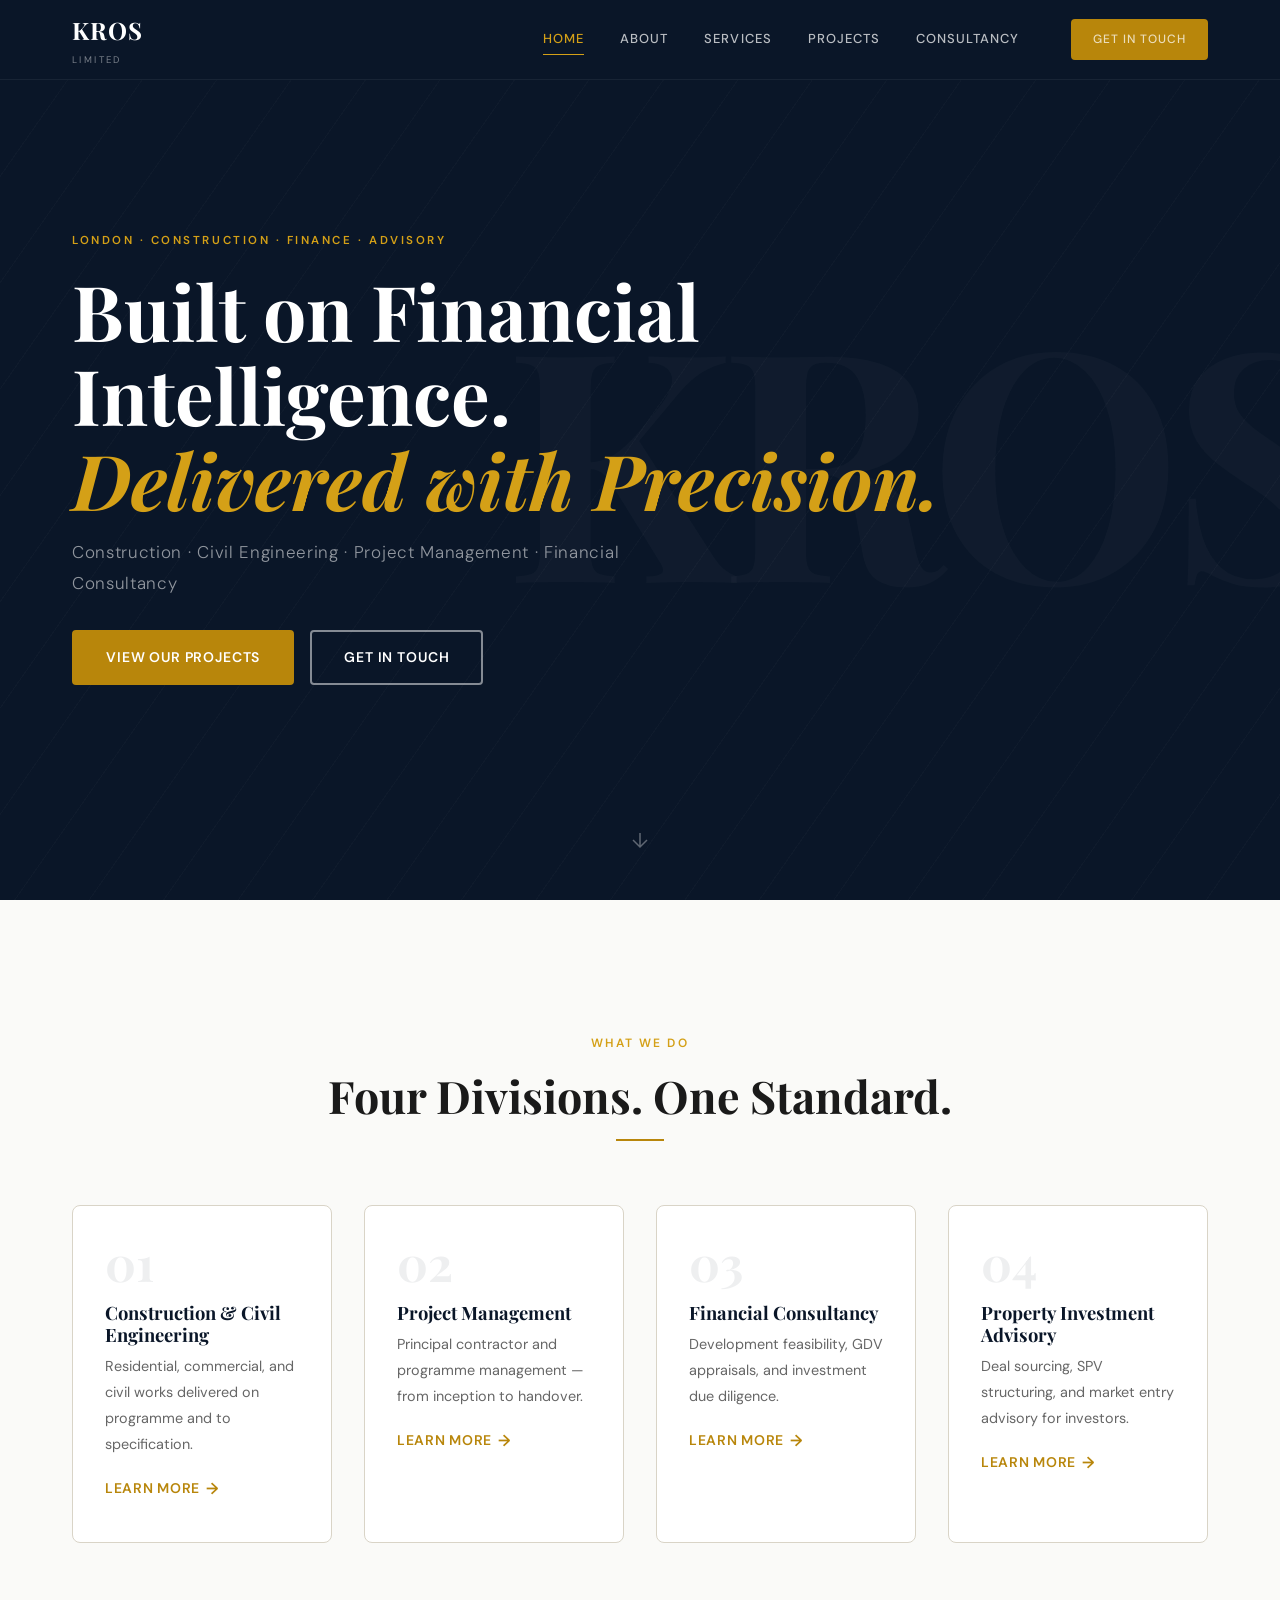
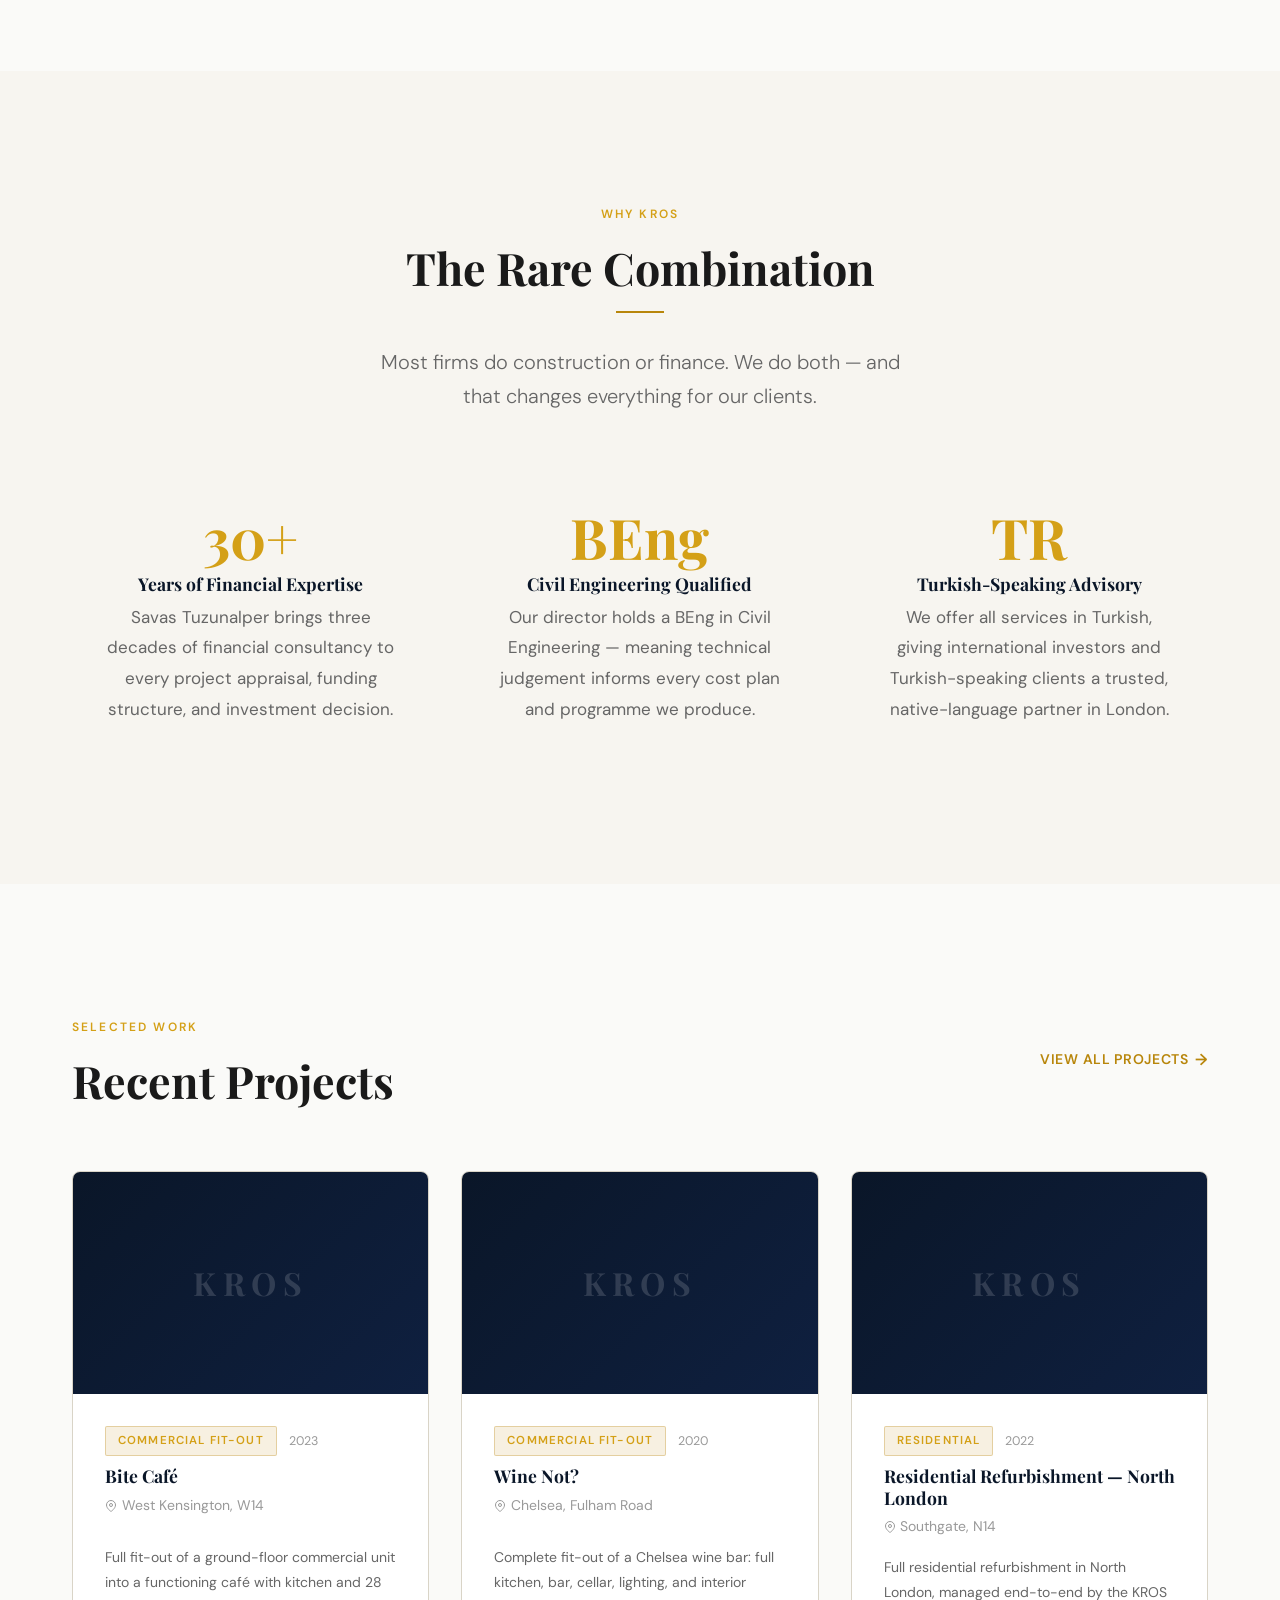
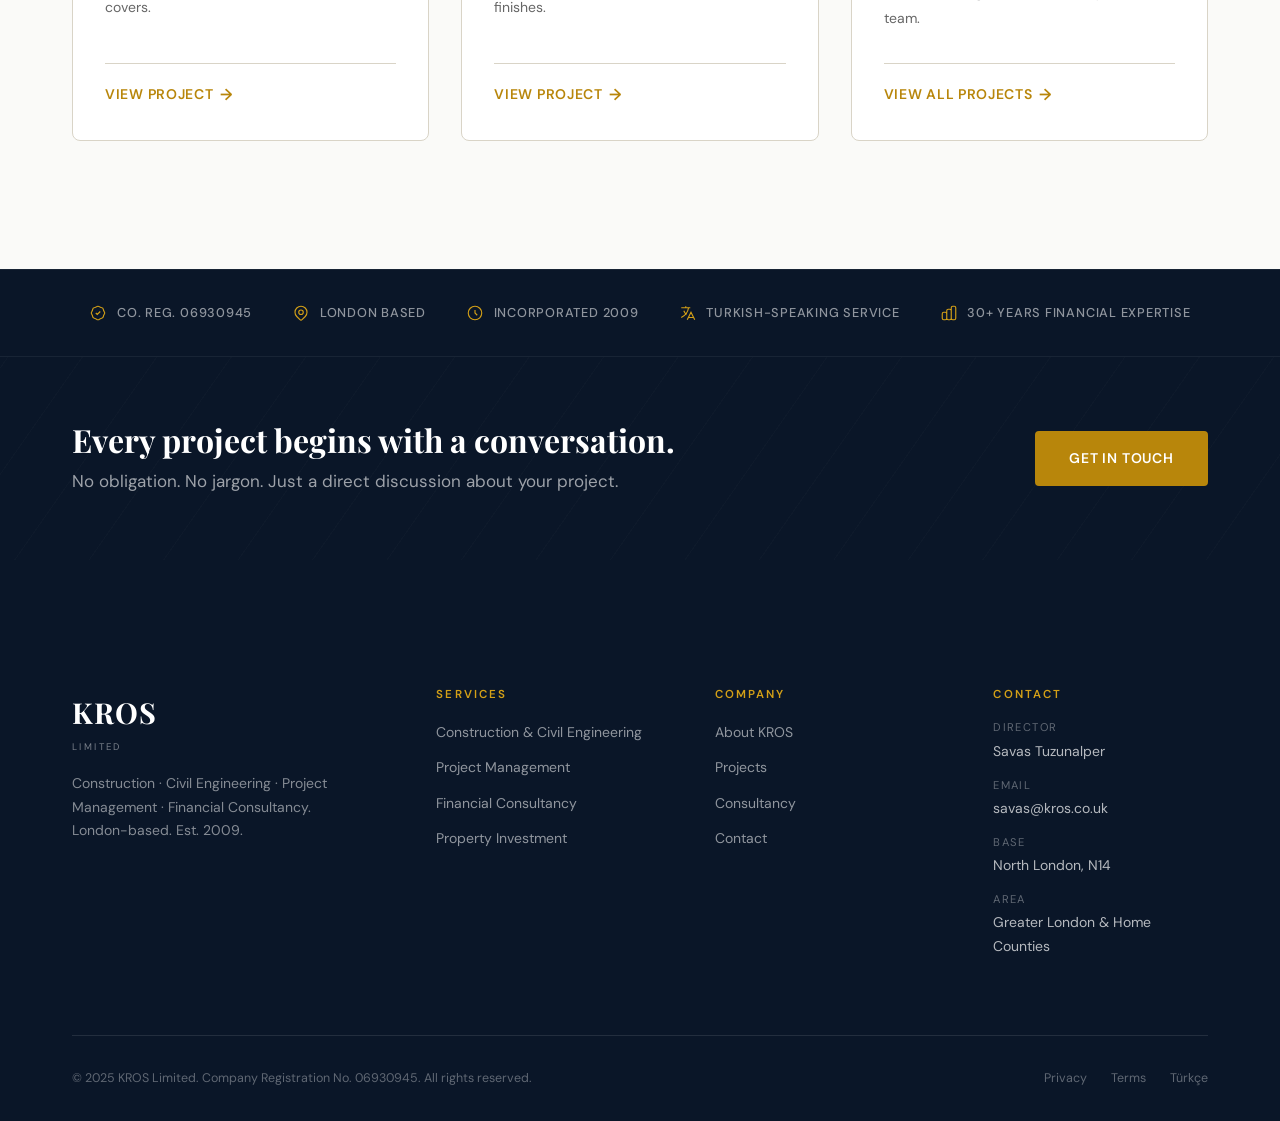
<file: index.html>
<!DOCTYPE html>
<html lang="en">
<head>
  <meta charset="UTF-8">
  <meta name="viewport" content="width=device-width, initial-scale=1.0">
  <title>KROS Limited — Construction, Civil Engineering & Financial Consultancy | London</title>
  <meta name="description" content="KROS Limited is a London-based construction, civil engineering, project management, and financial consultancy firm. 30 years of expertise. Turkish-speaking advisory available.">
  <meta name="theme-color" content="#0A1628">
  <link rel="preconnect" href="https://fonts.googleapis.com">
  <link href="https://fonts.googleapis.com/css2?family=Playfair+Display:ital,wght@0,400;0,600;0,700;1,400&family=DM+Sans:wght@300;400;500;600&display=swap" rel="stylesheet">
  <link rel="stylesheet" href="css/style.css">
  <link rel="stylesheet" href="css/components.css">
  <link rel="stylesheet" href="css/animations.css">
</head>
<body>

  <!-- ====================================================
       NAVIGATION
       ==================================================== -->
  <nav class="nav" role="navigation" aria-label="Main navigation">
    <div class="nav__inner">
      <a href="index.html" class="nav__logo" aria-label="KROS Limited — Home">
        <span>
          <span class="nav__logo-text">KROS</span>
          <span class="nav__logo-sub">Limited</span>
        </span>
      </a>
      <div class="nav__links">
        <a href="index.html" class="active">Home</a>
        <a href="about.html">About</a>
        <a href="services.html">Services</a>
        <a href="projects.html">Projects</a>
        <a href="consultancy.html">Consultancy</a>
        <a href="contact.html" class="btn btn--gold nav__cta">Get in Touch</a>
      </div>
      <button class="nav__hamburger" aria-label="Open menu" aria-expanded="false">
        <span></span><span></span><span></span>
      </button>
    </div>
  </nav>

  <!-- Mobile nav -->
  <div class="nav__mobile" aria-label="Mobile navigation">
    <a href="index.html">Home</a>
    <a href="about.html">About</a>
    <a href="services.html">Services</a>
    <a href="projects.html">Projects</a>
    <a href="consultancy.html">Consultancy</a>
    <a href="contact.html">Get in Touch</a>
  </div>

  <main>

    <!-- ====================================================
         HERO
         ==================================================== -->
    <section class="hero" aria-label="Hero">
      <div class="hero__bg">
        <div class="texture-overlay"></div>
        <div class="watermark" aria-hidden="true">KROS</div>
      </div>
      <div class="hero__content container">
        <p class="hero__eyebrow hero-animate">
          London · Construction · Finance · Advisory
        </p>
        <h1 class="hero__headline hero-animate hero-animate--delay-1">
          Built on Financial<br>Intelligence.<br>
          <em>Delivered with Precision.</em>
        </h1>
        <p class="hero__sub hero-animate hero-animate--delay-2">
          Construction · Civil Engineering · Project Management · Financial Consultancy
        </p>
        <div class="hero__ctas hero-animate hero-animate--delay-3">
          <a href="projects.html" class="btn btn--gold">View Our Projects</a>
          <a href="contact.html" class="btn btn--outline-white">Get in Touch</a>
        </div>
      </div>
      <a href="#services" class="hero__scroll-indicator" aria-label="Scroll down">
        <svg class="scroll-indicator" width="24" height="24" viewBox="0 0 24 24"
             fill="none" stroke="currentColor" stroke-width="1.5">
          <path d="M12 5v14M5 12l7 7 7-7"/>
        </svg>
      </a>
    </section>

    <!-- ====================================================
         FOUR SERVICES
         ==================================================== -->
    <section class="section section--pale" id="services" aria-label="Our Services">
      <div class="container">
        <header class="section-header section-header--center reveal">
          <span class="section-eyebrow">What We Do</span>
          <h2>Four Divisions. One Standard.</h2>
          <span class="section-divider"></span>
        </header>
        <div class="grid-4 reveal-group stagger" role="list">

          <article class="service-card" role="listitem">
            <div class="service-card__number">01</div>
            <h3>Construction &amp; Civil Engineering</h3>
            <p>Residential, commercial, and civil works delivered on programme and to specification.</p>
            <a href="services.html#construction" class="arrow-link">Learn more</a>
          </article>

          <article class="service-card" role="listitem">
            <div class="service-card__number">02</div>
            <h3>Project Management</h3>
            <p>Principal contractor and programme management — from inception to handover.</p>
            <a href="services.html#pm" class="arrow-link">Learn more</a>
          </article>

          <article class="service-card" role="listitem">
            <div class="service-card__number">03</div>
            <h3>Financial Consultancy</h3>
            <p>Development feasibility, GDV appraisals, and investment due diligence.</p>
            <a href="consultancy.html" class="arrow-link">Learn more</a>
          </article>

          <article class="service-card" role="listitem">
            <div class="service-card__number">04</div>
            <h3>Property Investment Advisory</h3>
            <p>Deal sourcing, SPV structuring, and market entry advisory for investors.</p>
            <a href="consultancy.html#investment" class="arrow-link">Learn more</a>
          </article>

        </div>
      </div>
    </section>

    <!-- ====================================================
         WHY KROS
         ==================================================== -->
    <section class="section section--parchment" aria-label="Why KROS">
      <div class="container">
        <header class="section-header section-header--center reveal">
          <span class="section-eyebrow">Why KROS</span>
          <h2>The Rare Combination</h2>
          <span class="section-divider"></span>
          <p class="lead" style="max-width:560px;margin:0 auto;">
            Most firms do construction or finance. We do both — and that changes everything for our clients.
          </p>
        </header>
        <div class="grid-3 reveal-group stagger" style="margin-top:var(--spacing-lg);">

          <div class="why-card">
            <div class="why-card__num">30+</div>
            <h3>Years of Financial Expertise</h3>
            <p>Savas Tuzunalper brings three decades of financial consultancy to every project appraisal, funding structure, and investment decision.</p>
          </div>

          <div class="why-card">
            <div class="why-card__num">BEng</div>
            <h3>Civil Engineering Qualified</h3>
            <p>Our director holds a BEng in Civil Engineering — meaning technical judgement informs every cost plan and programme we produce.</p>
          </div>

          <div class="why-card">
            <div class="why-card__num">TR</div>
            <h3>Turkish-Speaking Advisory</h3>
            <p>We offer all services in Turkish, giving international investors and Turkish-speaking clients a trusted, native-language partner in London.</p>
          </div>

        </div>
      </div>
    </section>

    <!-- ====================================================
         FEATURED PROJECTS
         ==================================================== -->
    <section class="section section--pale" aria-label="Featured Projects">
      <div class="container">
        <header class="section-header flex-between reveal" style="flex-wrap:wrap;gap:1rem;">
          <div>
            <span class="section-eyebrow">Selected Work</span>
            <h2>Recent Projects</h2>
          </div>
          <a href="projects.html" class="arrow-link">View All Projects</a>
        </header>

        <div class="grid-3 reveal-group stagger" id="featured-projects">
          <!-- Populated by JS -->
          <article class="project-card">
            <div class="project-card__image">
              <div class="project-card__placeholder">
                <span class="project-card__placeholder-logo">KROS</span>
              </div>
            </div>
            <div class="project-card__body">
              <div class="project-card__meta">
                <span class="badge badge--gold">Commercial Fit-Out</span>
                <span style="font-size:0.78rem;color:var(--grey-light);">2023</span>
              </div>
              <h3>Bite Café</h3>
              <p class="project-card__location">
                <svg width="12" height="12" viewBox="0 0 24 24" fill="none"
                     stroke="currentColor" stroke-width="2">
                  <path d="M21 10c0 7-9 13-9 13S3 17 3 10a9 9 0 0118 0z"/>
                  <circle cx="12" cy="10" r="3"/>
                </svg>
                West Kensington, W14
              </p>
              <p>Full fit-out of a ground-floor commercial unit into a functioning café with kitchen and 28 covers.</p>
              <div class="project-card__footer">
                <a href="project-template.html?id=bite-cafe" class="arrow-link">View Project</a>
              </div>
            </div>
          </article>

          <article class="project-card">
            <div class="project-card__image">
              <div class="project-card__placeholder">
                <span class="project-card__placeholder-logo">KROS</span>
              </div>
            </div>
            <div class="project-card__body">
              <div class="project-card__meta">
                <span class="badge badge--gold">Commercial Fit-Out</span>
                <span style="font-size:0.78rem;color:var(--grey-light);">2020</span>
              </div>
              <h3>Wine Not?</h3>
              <p class="project-card__location">
                <svg width="12" height="12" viewBox="0 0 24 24" fill="none"
                     stroke="currentColor" stroke-width="2">
                  <path d="M21 10c0 7-9 13-9 13S3 17 3 10a9 9 0 0118 0z"/>
                  <circle cx="12" cy="10" r="3"/>
                </svg>
                Chelsea, Fulham Road
              </p>
              <p>Complete fit-out of a Chelsea wine bar: full kitchen, bar, cellar, lighting, and interior finishes.</p>
              <div class="project-card__footer">
                <a href="project-template.html?id=wine-not" class="arrow-link">View Project</a>
              </div>
            </div>
          </article>

          <article class="project-card">
            <div class="project-card__image">
              <div class="project-card__placeholder">
                <span class="project-card__placeholder-logo">KROS</span>
              </div>
            </div>
            <div class="project-card__body">
              <div class="project-card__meta">
                <span class="badge badge--gold">Residential</span>
                <span style="font-size:0.78rem;color:var(--grey-light);">2022</span>
              </div>
              <h3>Residential Refurbishment — North London</h3>
              <p class="project-card__location">
                <svg width="12" height="12" viewBox="0 0 24 24" fill="none"
                     stroke="currentColor" stroke-width="2">
                  <path d="M21 10c0 7-9 13-9 13S3 17 3 10a9 9 0 0118 0z"/>
                  <circle cx="12" cy="10" r="3"/>
                </svg>
                Southgate, N14
              </p>
              <p>Full residential refurbishment in North London, managed end-to-end by the KROS team.</p>
              <div class="project-card__footer">
                <a href="projects.html" class="arrow-link">View All Projects</a>
              </div>
            </div>
          </article>
        </div>
      </div>
    </section>

    <!-- ====================================================
         TRUST BAR
         ==================================================== -->
    <section class="trust-bar" aria-label="Trust indicators">
      <div class="container">
        <div class="trust-bar__inner">
          <div class="trust-bar__item">
            <svg viewBox="0 0 24 24" fill="none" stroke="currentColor" stroke-width="1.5">
              <path d="M9 12l2 2 4-4M7.835 4.697a3.42 3.42 0 001.946-.806 3.42 3.42 0 014.438 0 3.42 3.42 0 001.946.806 3.42 3.42 0 013.138 3.138 3.42 3.42 0 00.806 1.946 3.42 3.42 0 010 4.438 3.42 3.42 0 00-.806 1.946 3.42 3.42 0 01-3.138 3.138 3.42 3.42 0 00-1.946.806 3.42 3.42 0 01-4.438 0 3.42 3.42 0 00-1.946-.806 3.42 3.42 0 01-3.138-3.138 3.42 3.42 0 00-.806-1.946 3.42 3.42 0 010-4.438 3.42 3.42 0 00.806-1.946 3.42 3.42 0 013.138-3.138z"/>
            </svg>
            Co. Reg. 06930945
          </div>
          <div class="trust-bar__item">
            <svg viewBox="0 0 24 24" fill="none" stroke="currentColor" stroke-width="1.5">
              <path d="M17.657 16.657L13.414 20.9a1.998 1.998 0 01-2.827 0l-4.244-4.243a8 8 0 1111.314 0z"/>
              <path d="M15 11a3 3 0 11-6 0 3 3 0 016 0z"/>
            </svg>
            London Based
          </div>
          <div class="trust-bar__item">
            <svg viewBox="0 0 24 24" fill="none" stroke="currentColor" stroke-width="1.5">
              <path d="M12 8v4l3 3m6-3a9 9 0 11-18 0 9 9 0 0118 0z"/>
            </svg>
            Incorporated 2009
          </div>
          <div class="trust-bar__item">
            <svg viewBox="0 0 24 24" fill="none" stroke="currentColor" stroke-width="1.5">
              <path d="M3 5h12M9 3v2m1.048 9.5A18.022 18.022 0 016.412 9m6.088 9h7M11 21l5-10 5 10M12.751 5C11.783 10.77 8.07 15.61 3 18.129"/>
            </svg>
            Turkish-Speaking Service
          </div>
          <div class="trust-bar__item">
            <svg viewBox="0 0 24 24" fill="none" stroke="currentColor" stroke-width="1.5">
              <path d="M9 19v-6a2 2 0 00-2-2H5a2 2 0 00-2 2v6a2 2 0 002 2h2a2 2 0 002-2zm0 0V9a2 2 0 012-2h2a2 2 0 012 2v10m-6 0a2 2 0 002 2h2a2 2 0 002-2m0 0V5a2 2 0 012-2h2a2 2 0 012 2v14a2 2 0 01-2 2h-2a2 2 0 01-2-2z"/>
            </svg>
            30+ Years Financial Expertise
          </div>
        </div>
      </div>
    </section>

    <!-- ====================================================
         CTA BANNER
         ==================================================== -->
    <section class="cta-banner" aria-label="Call to action">
      <div class="container">
        <div>
          <h2>Every project begins with a conversation.</h2>
          <p>No obligation. No jargon. Just a direct discussion about your project.</p>
        </div>
        <a href="contact.html" class="btn btn--gold">Get in Touch</a>
      </div>
    </section>

  </main>

  <!-- ====================================================
       FOOTER
       ==================================================== -->
  <footer class="footer" role="contentinfo">
    <div class="container">
      <div class="footer__top">
        <div class="footer__brand">
          <span class="nav__logo-text">KROS</span>
          <span class="nav__logo-sub" style="display:block;margin-top:2px;">Limited</span>
          <p>Construction · Civil Engineering · Project Management · Financial Consultancy. London-based. Est. 2009.</p>
        </div>
        <div class="footer__col">
          <h5>Services</h5>
          <ul>
            <li><a href="services.html#construction">Construction &amp; Civil Engineering</a></li>
            <li><a href="services.html#pm">Project Management</a></li>
            <li><a href="consultancy.html">Financial Consultancy</a></li>
            <li><a href="consultancy.html#investment">Property Investment</a></li>
          </ul>
        </div>
        <div class="footer__col">
          <h5>Company</h5>
          <ul>
            <li><a href="about.html">About KROS</a></li>
            <li><a href="projects.html">Projects</a></li>
            <li><a href="consultancy.html">Consultancy</a></li>
            <li><a href="contact.html">Contact</a></li>
          </ul>
        </div>
        <div class="footer__col">
          <h5>Contact</h5>
          <div class="footer__contact-item">
            <span>Director</span>
            <span>Savas Tuzunalper</span>
          </div>
          <div class="footer__contact-item">
            <span>Email</span>
            <a href="mailto:savas@kros.co.uk">savas@kros.co.uk</a>
          </div>
          <div class="footer__contact-item">
            <span>Base</span>
            <span>North London, N14</span>
          </div>
          <div class="footer__contact-item">
            <span>Area</span>
            <span>Greater London &amp; Home Counties</span>
          </div>
        </div>
      </div>
      <div class="footer__bottom">
        <span>© 2025 KROS Limited. Company Registration No. 06930945. All rights reserved.</span>
        <div class="footer__bottom-links">
          <a href="contact.html">Privacy</a>
          <a href="contact.html">Terms</a>
          <a href="contact.html">Türkçe</a>
        </div>
      </div>
    </div>
  </footer>

  <button class="scroll-top" aria-label="Back to top">↑</button>

  <script src="js/main.js"></script>
</body>
</html>
</file>
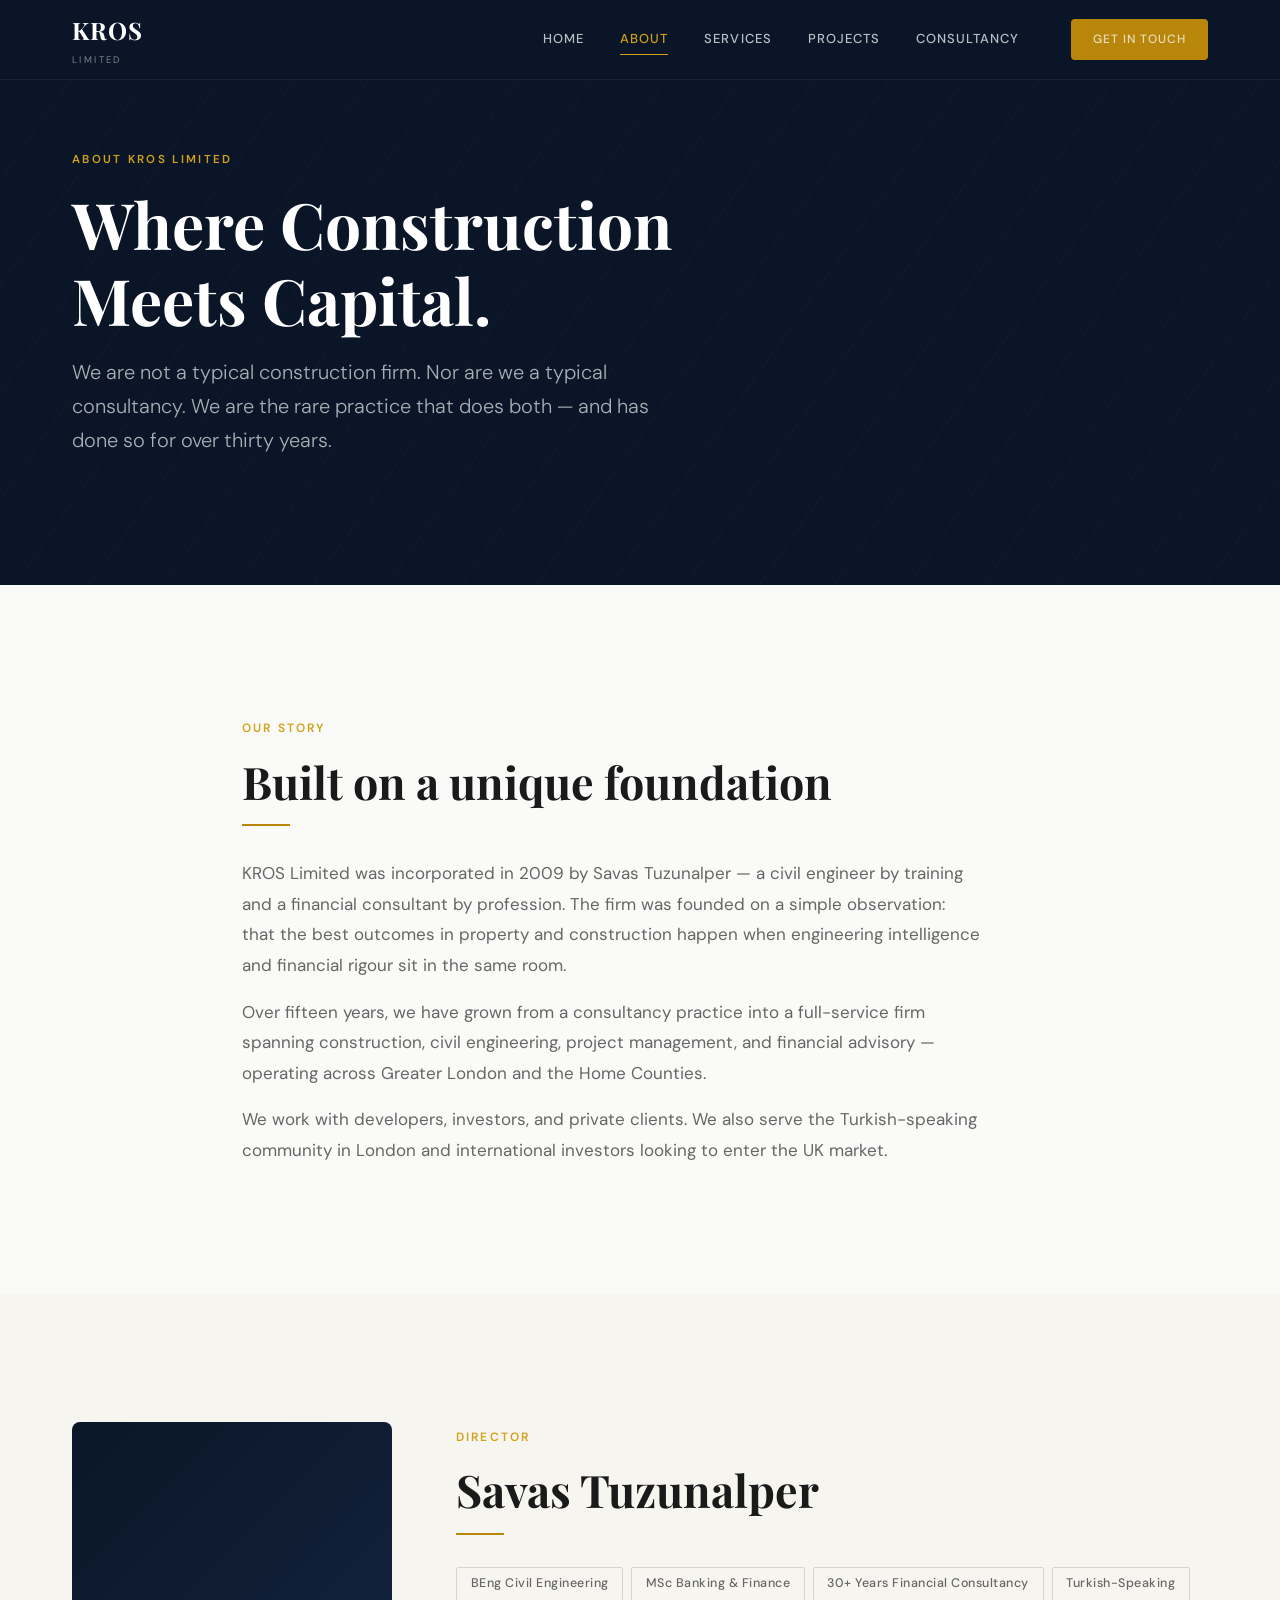
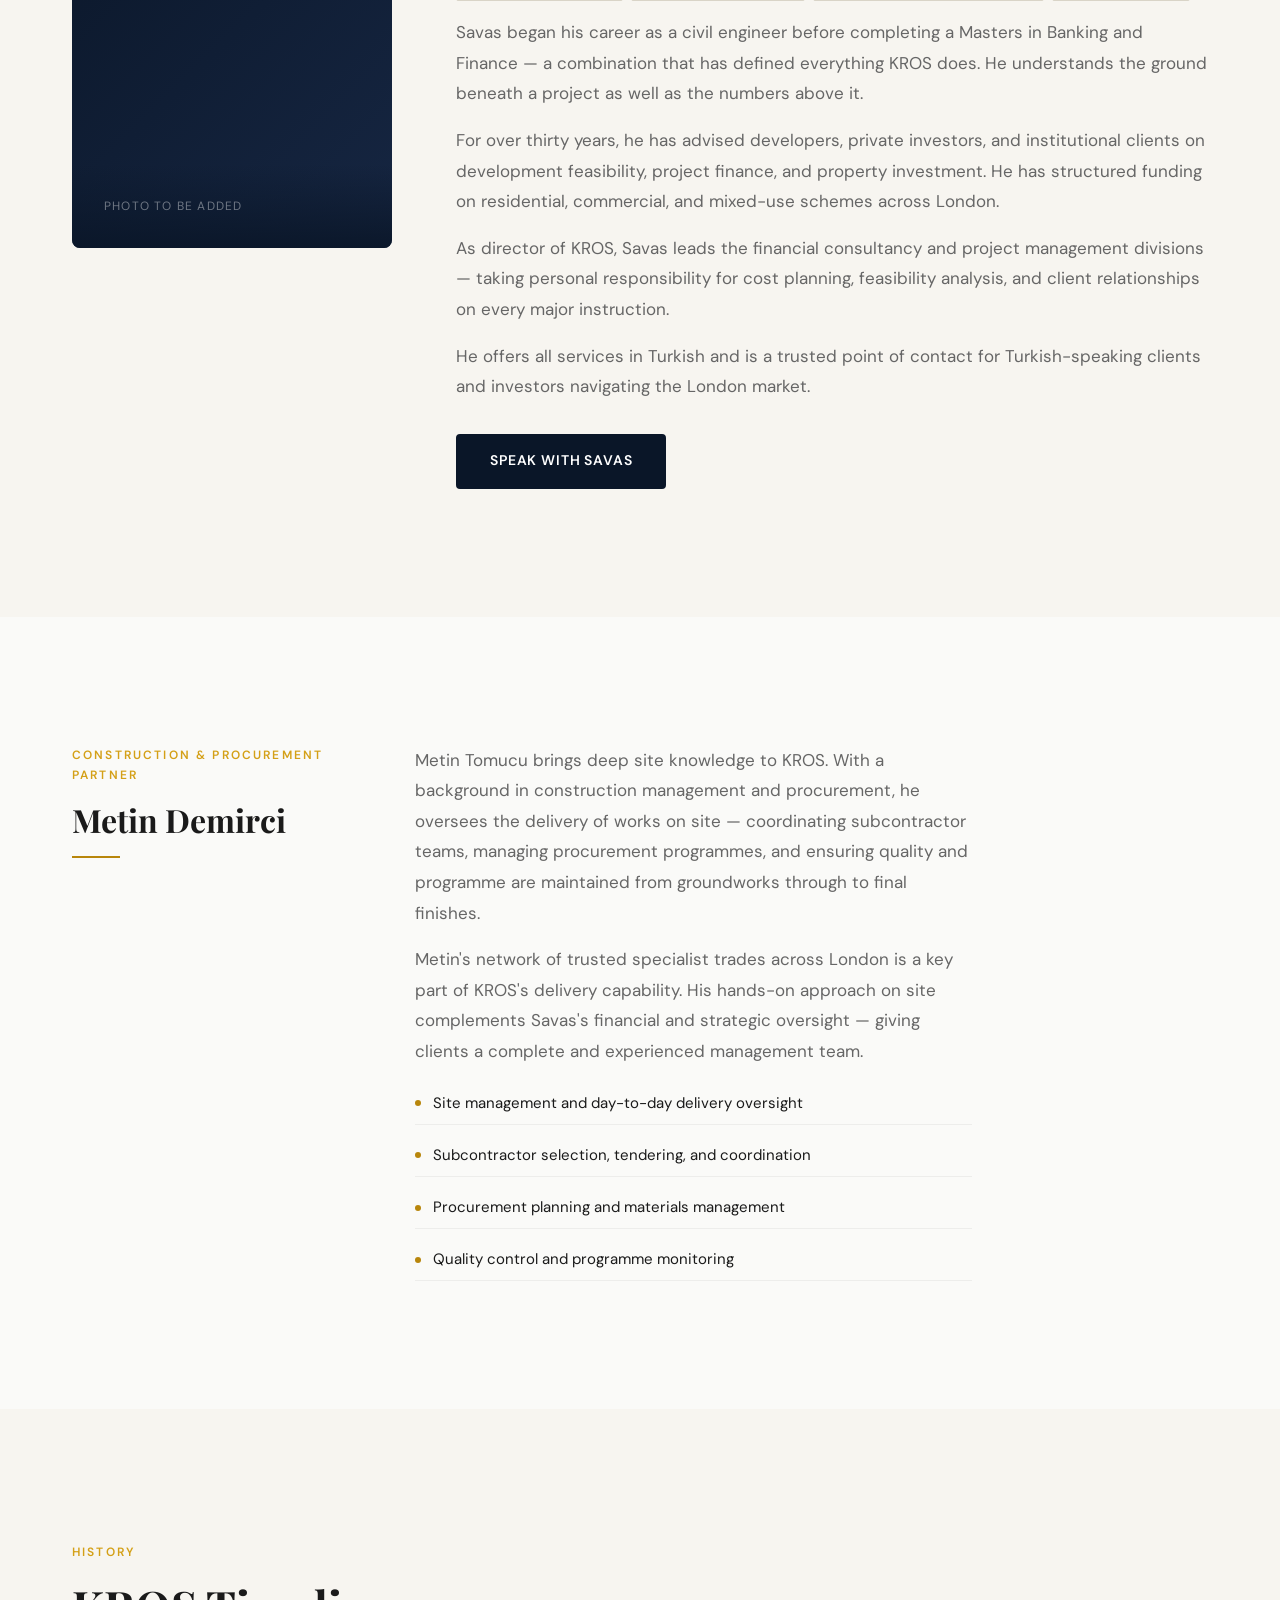
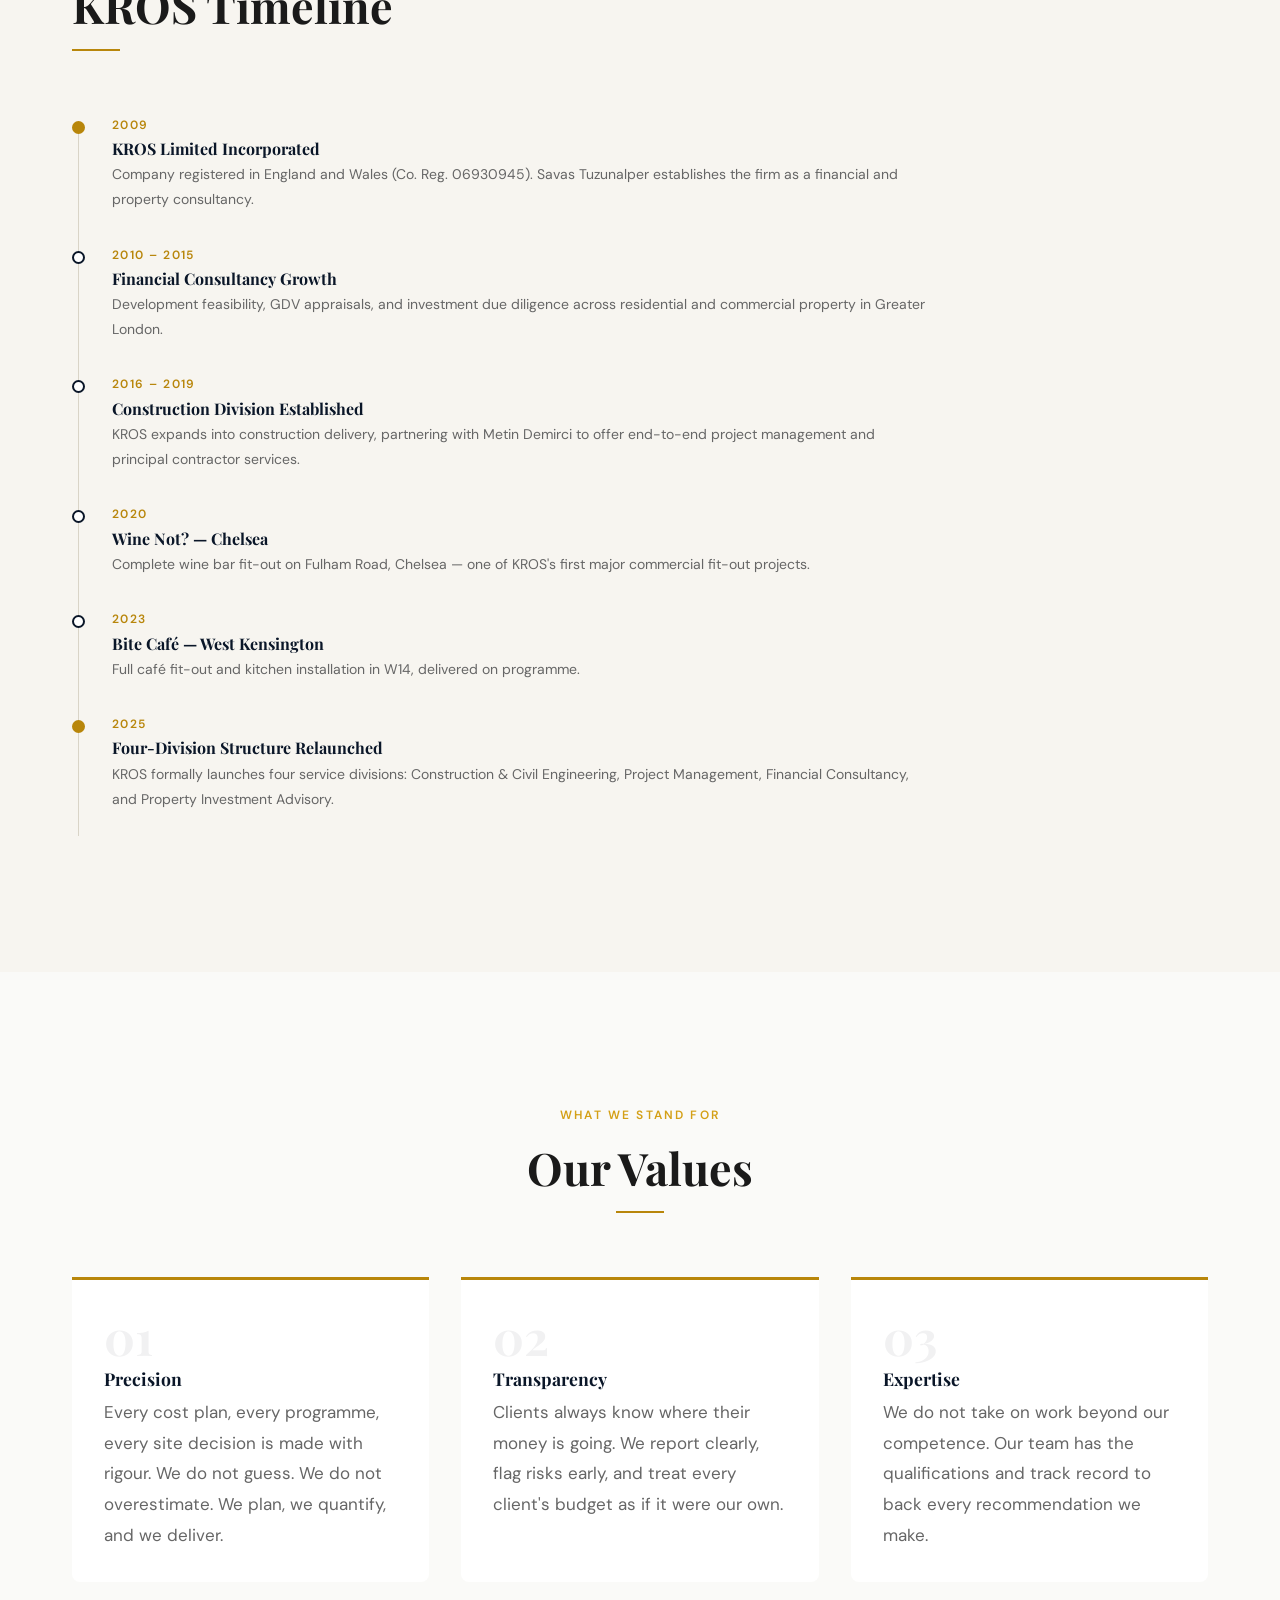
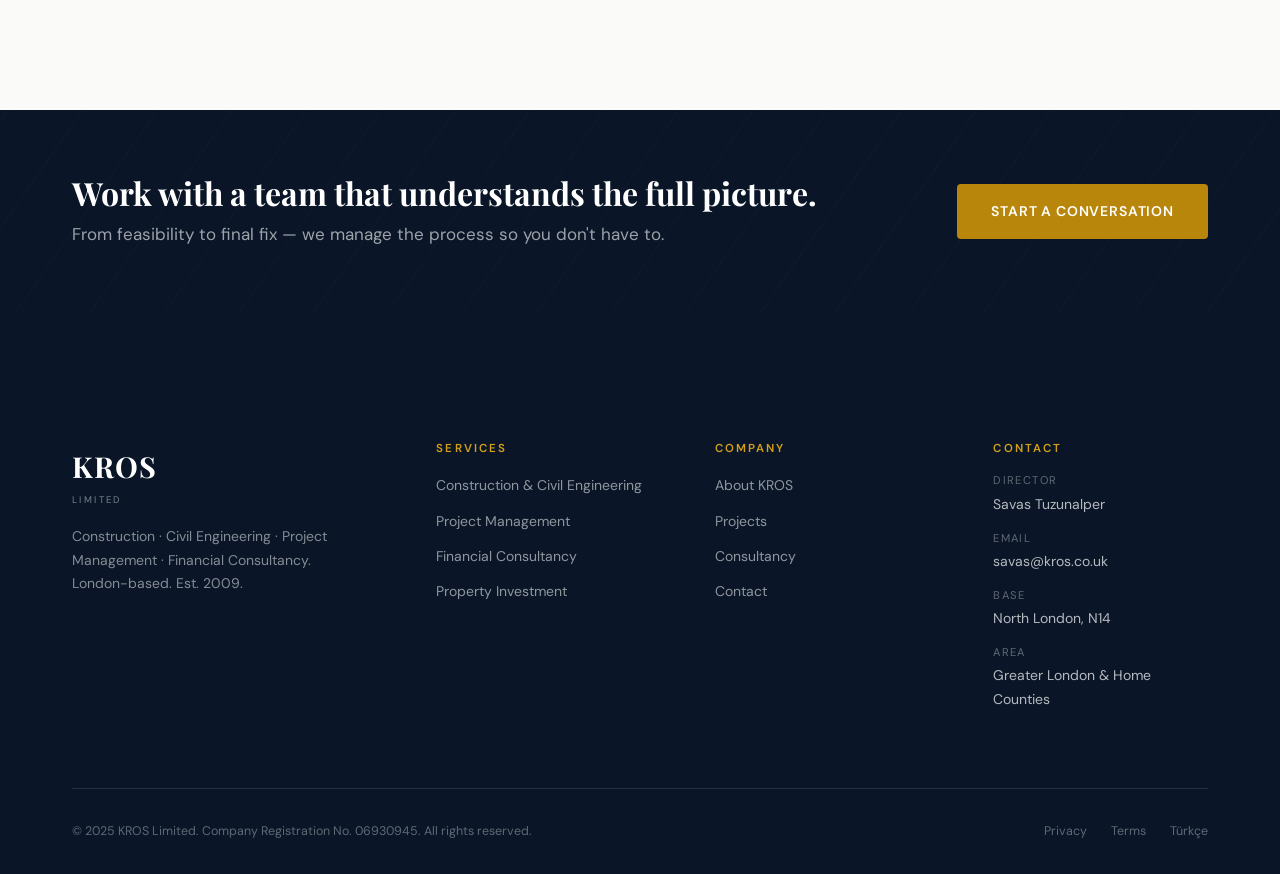
<file: about.html>
<!DOCTYPE html>
<html lang="en">
<head>
  <meta charset="UTF-8">
  <meta name="viewport" content="width=device-width, initial-scale=1.0">
  <title>About — KROS Limited</title>
  <meta name="description" content="KROS Limited was founded by Savas Tuzunalper — BEng Civil Engineering, MSc Banking & Finance, with 30+ years of financial consultancy experience. London-based. Turkish-speaking.">
  <link rel="preconnect" href="https://fonts.googleapis.com">
  <link href="https://fonts.googleapis.com/css2?family=Playfair+Display:ital,wght@0,400;0,600;0,700;1,400&family=DM+Sans:wght@300;400;500;600&display=swap" rel="stylesheet">
  <link rel="stylesheet" href="css/style.css">
  <link rel="stylesheet" href="css/components.css">
  <link rel="stylesheet" href="css/animations.css">
</head>
<body>

  <nav class="nav" role="navigation" aria-label="Main navigation">
    <div class="nav__inner">
      <a href="index.html" class="nav__logo" aria-label="KROS Limited — Home">
        <span>
          <span class="nav__logo-text">KROS</span>
          <span class="nav__logo-sub">Limited</span>
        </span>
      </a>
      <div class="nav__links">
        <a href="index.html">Home</a>
        <a href="about.html" class="active">About</a>
        <a href="services.html">Services</a>
        <a href="projects.html">Projects</a>
        <a href="consultancy.html">Consultancy</a>
        <a href="contact.html" class="btn btn--gold nav__cta">Get in Touch</a>
      </div>
      <button class="nav__hamburger" aria-label="Open menu" aria-expanded="false">
        <span></span><span></span><span></span>
      </button>
    </div>
  </nav>
  <div class="nav__mobile" aria-label="Mobile navigation">
    <a href="index.html">Home</a>
    <a href="about.html" class="active">About</a>
    <a href="services.html">Services</a>
    <a href="projects.html">Projects</a>
    <a href="consultancy.html">Consultancy</a>
    <a href="contact.html">Get in Touch</a>
  </div>

  <main>

    <!-- HERO -->
    <section class="page-hero" style="padding-bottom:var(--spacing-xl);">
      <div class="container">
        <span class="page-hero__eyebrow hero-animate">About KROS Limited</span>
        <h1 class="hero-animate hero-animate--delay-1">Where Construction<br>Meets Capital.</h1>
        <p class="lead hero-animate hero-animate--delay-2" style="max-width:600px;margin-top:var(--spacing-sm);">
          We are not a typical construction firm. Nor are we a typical consultancy. We are the rare practice that does both — and has done so for over thirty years.
        </p>
      </div>
    </section>

    <!-- INTRO -->
    <section class="section section--pale">
      <div class="container container--narrow">
        <div class="reveal" style="max-width:740px;">
          <span class="section-eyebrow">Our Story</span>
          <h2 style="margin-bottom:var(--spacing-sm);">Built on a unique foundation</h2>
          <span class="section-divider"></span>
          <p>KROS Limited was incorporated in 2009 by Savas Tuzunalper — a civil engineer by training and a financial consultant by profession. The firm was founded on a simple observation: that the best outcomes in property and construction happen when engineering intelligence and financial rigour sit in the same room.</p>
          <p style="margin-top:1rem;">Over fifteen years, we have grown from a consultancy practice into a full-service firm spanning construction, civil engineering, project management, and financial advisory — operating across Greater London and the Home Counties.</p>
          <p style="margin-top:1rem;">We work with developers, investors, and private clients. We also serve the Turkish-speaking community in London and international investors looking to enter the UK market.</p>
        </div>
      </div>
    </section>

    <!-- SAVAS BIO -->
    <section class="section section--parchment" id="savas">
      <div class="container">
        <div class="bio-section">
          <div class="bio-photo reveal-left">
            <div class="bio-photo__frame">
              <div class="bio-photo__placeholder">Photo to be added</div>
            </div>
          </div>
          <div class="reveal-right">
            <span class="section-eyebrow">Director</span>
            <h2 style="margin-bottom:0.5rem;">Savas Tuzunalper</h2>
            <span class="section-divider"></span>
            <div class="bio-quals">
              <span class="bio-qual">BEng Civil Engineering</span>
              <span class="bio-qual">MSc Banking &amp; Finance</span>
              <span class="bio-qual">30+ Years Financial Consultancy</span>
              <span class="bio-qual">Turkish-Speaking</span>
            </div>
            <p style="margin-top:var(--spacing-sm);">Savas began his career as a civil engineer before completing a Masters in Banking and Finance — a combination that has defined everything KROS does. He understands the ground beneath a project as well as the numbers above it.</p>
            <p style="margin-top:1rem;">For over thirty years, he has advised developers, private investors, and institutional clients on development feasibility, project finance, and property investment. He has structured funding on residential, commercial, and mixed-use schemes across London.</p>
            <p style="margin-top:1rem;">As director of KROS, Savas leads the financial consultancy and project management divisions — taking personal responsibility for cost planning, feasibility analysis, and client relationships on every major instruction.</p>
            <p style="margin-top:1rem;">He offers all services in Turkish and is a trusted point of contact for Turkish-speaking clients and investors navigating the London market.</p>
            <div style="margin-top:var(--spacing-md);">
              <a href="contact.html" class="btn btn--navy">Speak with Savas</a>
            </div>
          </div>
        </div>
      </div>
    </section>

    <!-- METIN SECTION -->
    <section class="section section--pale" id="metin">
      <div class="container">
        <div style="display:grid;grid-template-columns:1fr 2fr;gap:var(--spacing-lg);align-items:start;max-width:900px;">
          <div class="reveal">
            <span class="section-eyebrow">Construction &amp; Procurement Partner</span>
            <h2 style="font-size:clamp(1.4rem,2.5vw,2rem);margin-bottom:0.5rem;">Metin Demirci</h2>
            <span class="section-divider"></span>
          </div>
          <div class="reveal">
            <p>Metin Tomucu brings deep site knowledge to KROS. With a background in construction management and procurement, he oversees the delivery of works on site — coordinating subcontractor teams, managing procurement programmes, and ensuring quality and programme are maintained from groundworks through to final finishes.</p>
            <p style="margin-top:1rem;">Metin's network of trusted specialist trades across London is a key part of KROS's delivery capability. His hands-on approach on site complements Savas's financial and strategic oversight — giving clients a complete and experienced management team.</p>
            <ul class="services-list" style="margin-top:var(--spacing-sm);">
              <li>Site management and day-to-day delivery oversight</li>
              <li>Subcontractor selection, tendering, and coordination</li>
              <li>Procurement planning and materials management</li>
              <li>Quality control and programme monitoring</li>
            </ul>
          </div>
        </div>
      </div>
    </section>

    <!-- TIMELINE -->
    <section class="section section--parchment">
      <div class="container">
        <header class="section-header reveal">
          <span class="section-eyebrow">History</span>
          <h2>KROS Timeline</h2>
          <span class="section-divider"></span>
        </header>
        <div class="container--narrow" style="padding:0;">
          <div class="timeline reveal">
            <div class="timeline__item highlight">
              <div class="timeline__year">2009</div>
              <h4>KROS Limited Incorporated</h4>
              <p>Company registered in England and Wales (Co. Reg. 06930945). Savas Tuzunalper establishes the firm as a financial and property consultancy.</p>
            </div>
            <div class="timeline__item">
              <div class="timeline__year">2010 – 2015</div>
              <h4>Financial Consultancy Growth</h4>
              <p>Development feasibility, GDV appraisals, and investment due diligence across residential and commercial property in Greater London.</p>
            </div>
            <div class="timeline__item">
              <div class="timeline__year">2016 – 2019</div>
              <h4>Construction Division Established</h4>
              <p>KROS expands into construction delivery, partnering with Metin Demirci to offer end-to-end project management and principal contractor services.</p>
            </div>
            <div class="timeline__item">
              <div class="timeline__year">2020</div>
              <h4>Wine Not? — Chelsea</h4>
              <p>Complete wine bar fit-out on Fulham Road, Chelsea — one of KROS's first major commercial fit-out projects.</p>
            </div>
            <div class="timeline__item">
              <div class="timeline__year">2023</div>
              <h4>Bite Café — West Kensington</h4>
              <p>Full café fit-out and kitchen installation in W14, delivered on programme.</p>
            </div>
            <div class="timeline__item highlight">
              <div class="timeline__year">2025</div>
              <h4>Four-Division Structure Relaunched</h4>
              <p>KROS formally launches four service divisions: Construction &amp; Civil Engineering, Project Management, Financial Consultancy, and Property Investment Advisory.</p>
            </div>
          </div>
        </div>
      </div>
    </section>

    <!-- VALUES -->
    <section class="section section--pale">
      <div class="container">
        <header class="section-header section-header--center reveal">
          <span class="section-eyebrow">What We Stand For</span>
          <h2>Our Values</h2>
          <span class="section-divider"></span>
        </header>
        <div class="grid-3 reveal-group stagger">
          <div class="value-card">
            <div class="value-card__num">01</div>
            <h3>Precision</h3>
            <p>Every cost plan, every programme, every site decision is made with rigour. We do not guess. We do not overestimate. We plan, we quantify, and we deliver.</p>
          </div>
          <div class="value-card">
            <div class="value-card__num">02</div>
            <h3>Transparency</h3>
            <p>Clients always know where their money is going. We report clearly, flag risks early, and treat every client's budget as if it were our own.</p>
          </div>
          <div class="value-card">
            <div class="value-card__num">03</div>
            <h3>Expertise</h3>
            <p>We do not take on work beyond our competence. Our team has the qualifications and track record to back every recommendation we make.</p>
          </div>
        </div>
      </div>
    </section>

    <!-- CTA -->
    <section class="cta-banner">
      <div class="container">
        <div>
          <h2>Work with a team that understands the full picture.</h2>
          <p>From feasibility to final fix — we manage the process so you don't have to.</p>
        </div>
        <a href="contact.html" class="btn btn--gold">Start a Conversation</a>
      </div>
    </section>

  </main>

  <footer class="footer" role="contentinfo">
    <div class="container">
      <div class="footer__top">
        <div class="footer__brand">
          <span class="nav__logo-text">KROS</span>
          <span class="nav__logo-sub" style="display:block;margin-top:2px;">Limited</span>
          <p>Construction · Civil Engineering · Project Management · Financial Consultancy. London-based. Est. 2009.</p>
        </div>
        <div class="footer__col">
          <h5>Services</h5>
          <ul>
            <li><a href="services.html#construction">Construction &amp; Civil Engineering</a></li>
            <li><a href="services.html#pm">Project Management</a></li>
            <li><a href="consultancy.html">Financial Consultancy</a></li>
            <li><a href="consultancy.html#investment">Property Investment</a></li>
          </ul>
        </div>
        <div class="footer__col">
          <h5>Company</h5>
          <ul>
            <li><a href="about.html">About KROS</a></li>
            <li><a href="projects.html">Projects</a></li>
            <li><a href="consultancy.html">Consultancy</a></li>
            <li><a href="contact.html">Contact</a></li>
          </ul>
        </div>
        <div class="footer__col">
          <h5>Contact</h5>
          <div class="footer__contact-item">
            <span>Director</span>
            <span>Savas Tuzunalper</span>
          </div>
          <div class="footer__contact-item">
            <span>Email</span>
            <a href="mailto:savas@kros.co.uk">savas@kros.co.uk</a>
          </div>
          <div class="footer__contact-item">
            <span>Base</span>
            <span>North London, N14</span>
          </div>
          <div class="footer__contact-item">
            <span>Area</span>
            <span>Greater London &amp; Home Counties</span>
          </div>
        </div>
      </div>
      <div class="footer__bottom">
        <span>© 2025 KROS Limited. Company Registration No. 06930945. All rights reserved.</span>
        <div class="footer__bottom-links">
          <a href="contact.html">Privacy</a>
          <a href="contact.html">Terms</a>
          <a href="contact.html">Türkçe</a>
        </div>
      </div>
    </div>
  </footer>

  <button class="scroll-top" aria-label="Back to top">↑</button>
  <script src="js/main.js"></script>
</body>
</html>
</file>
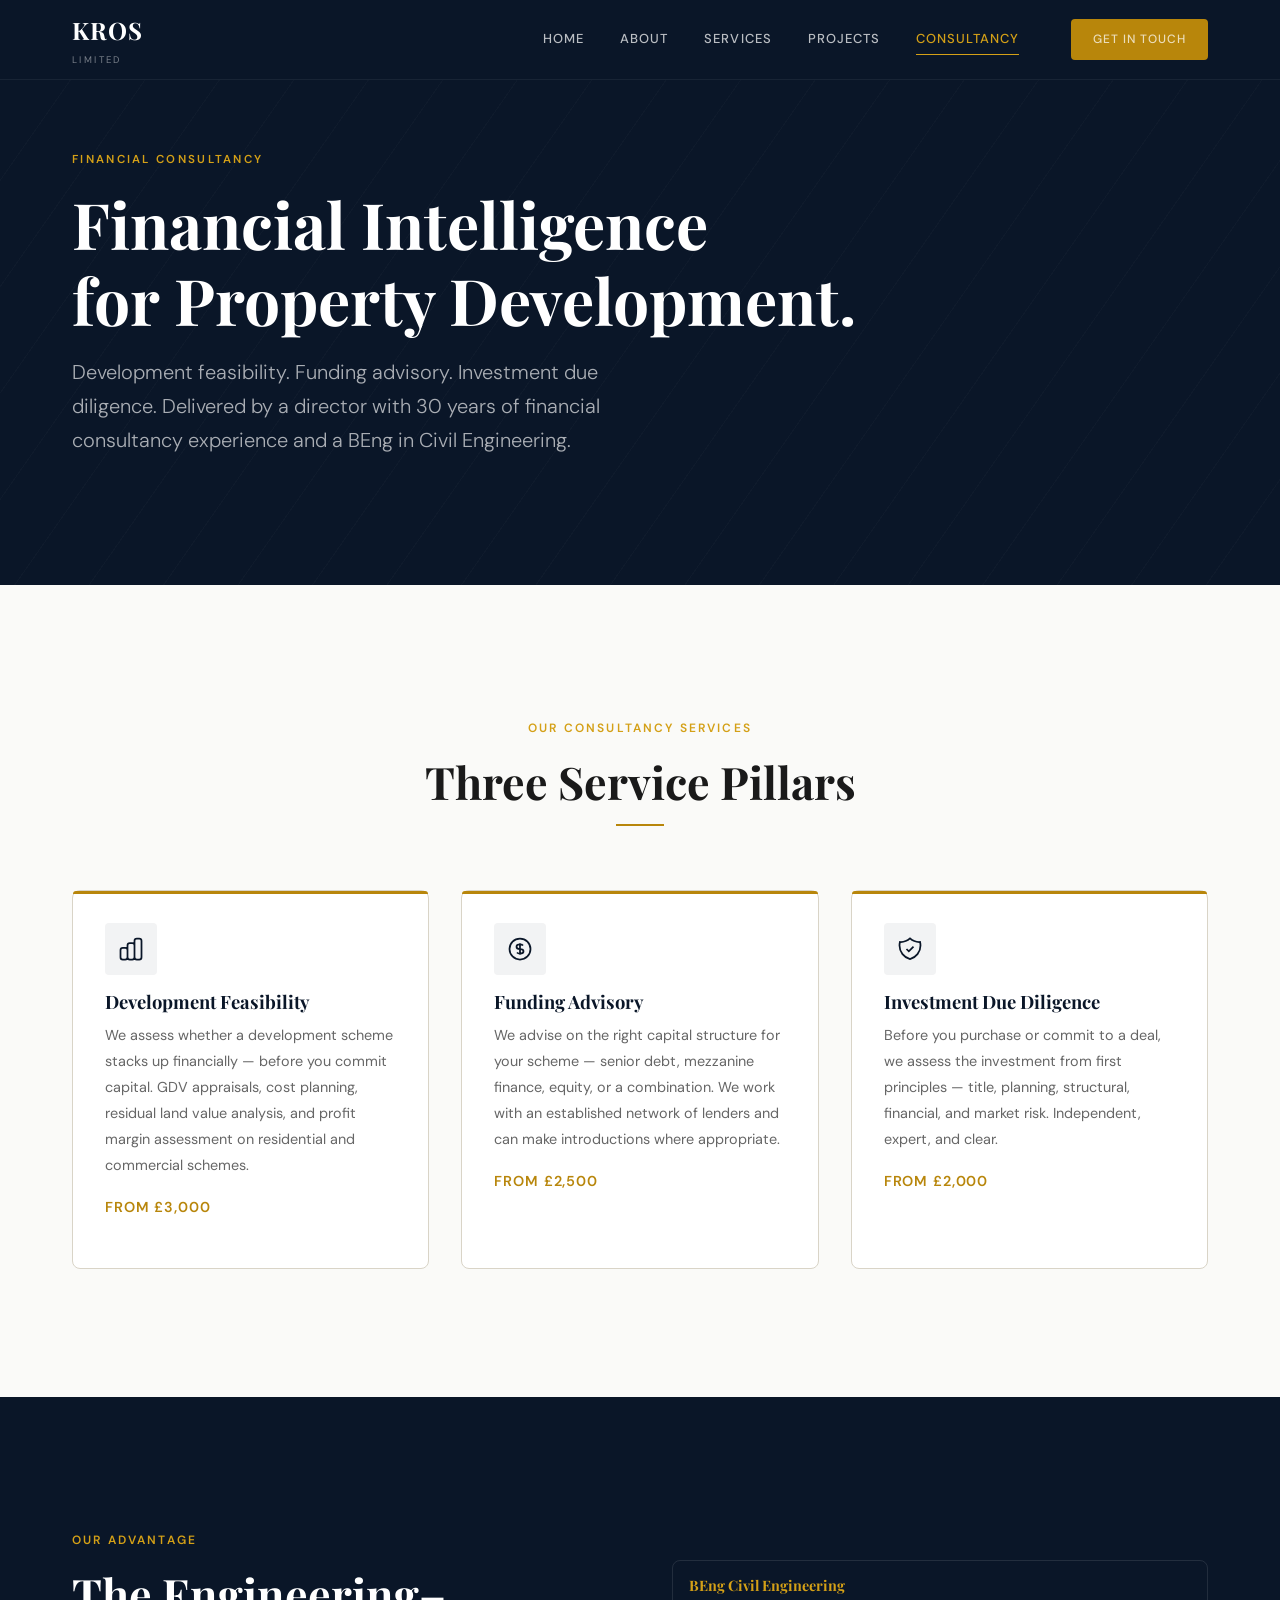
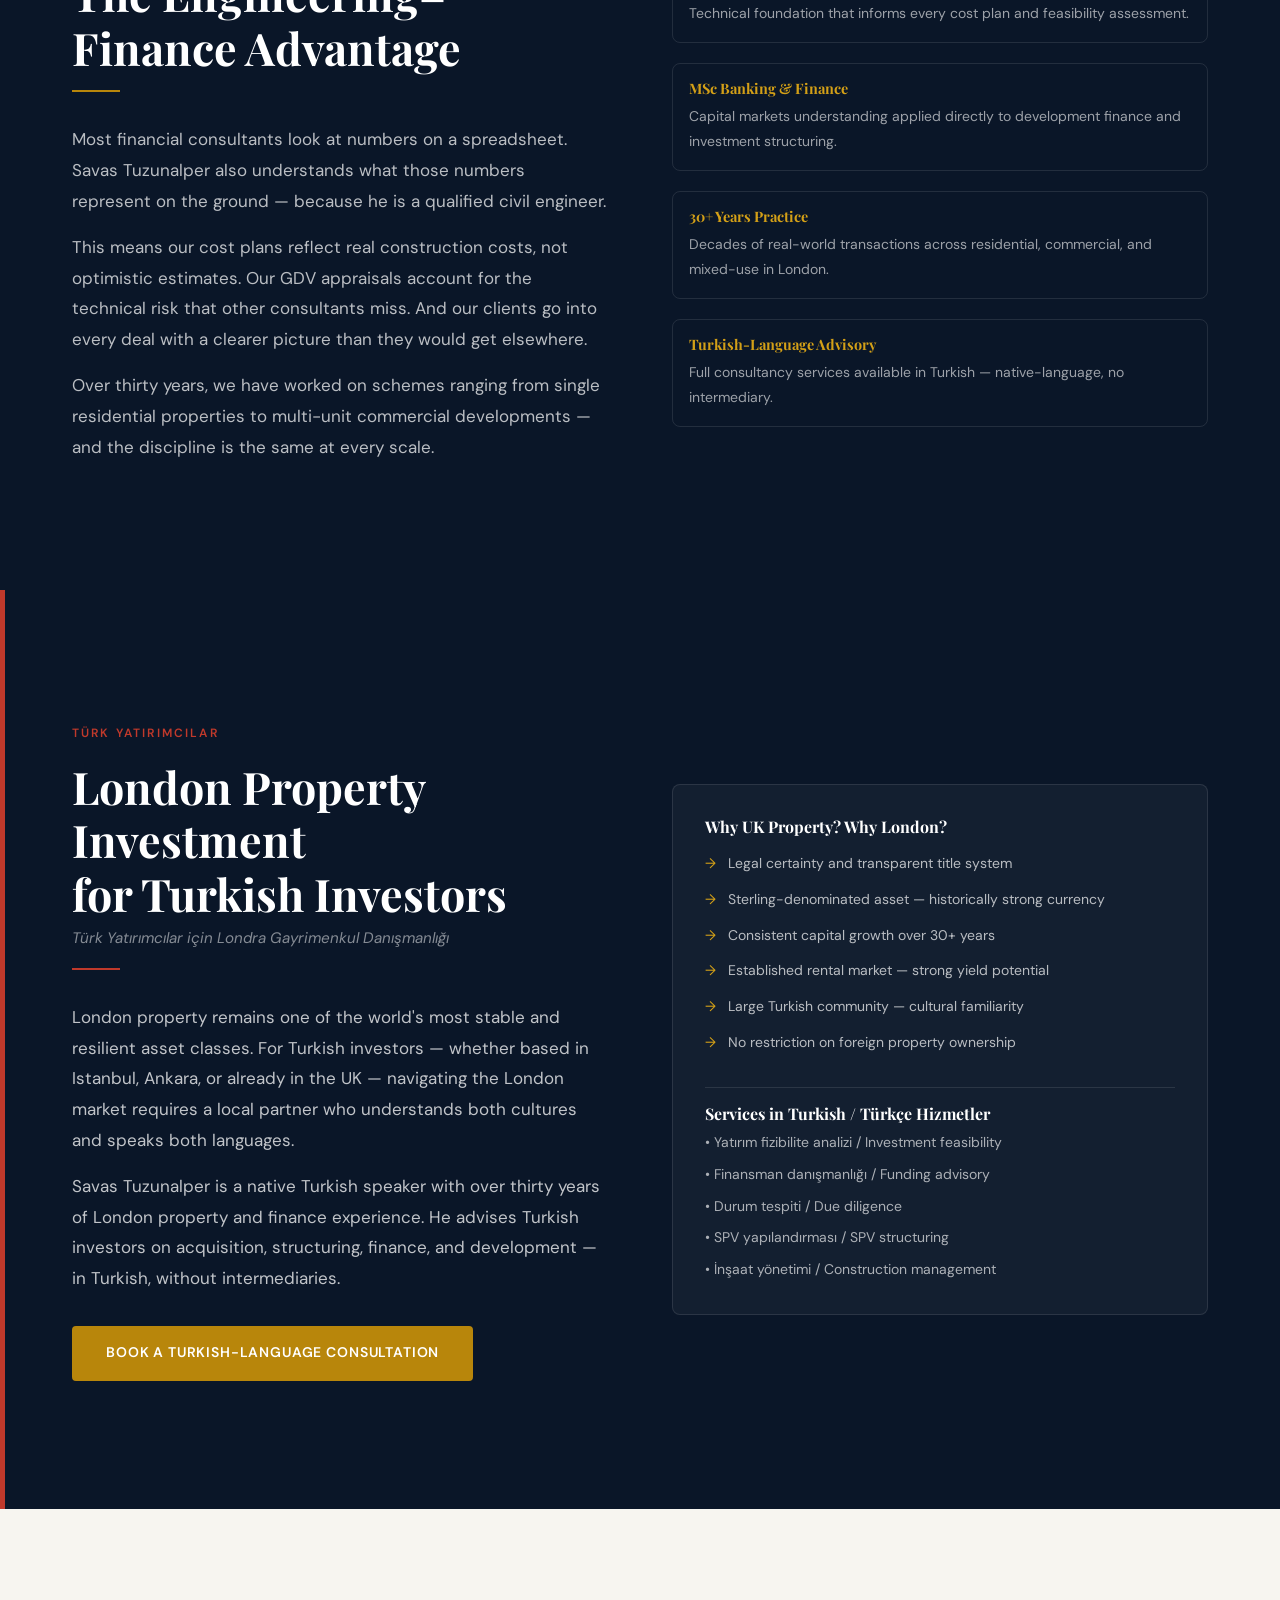
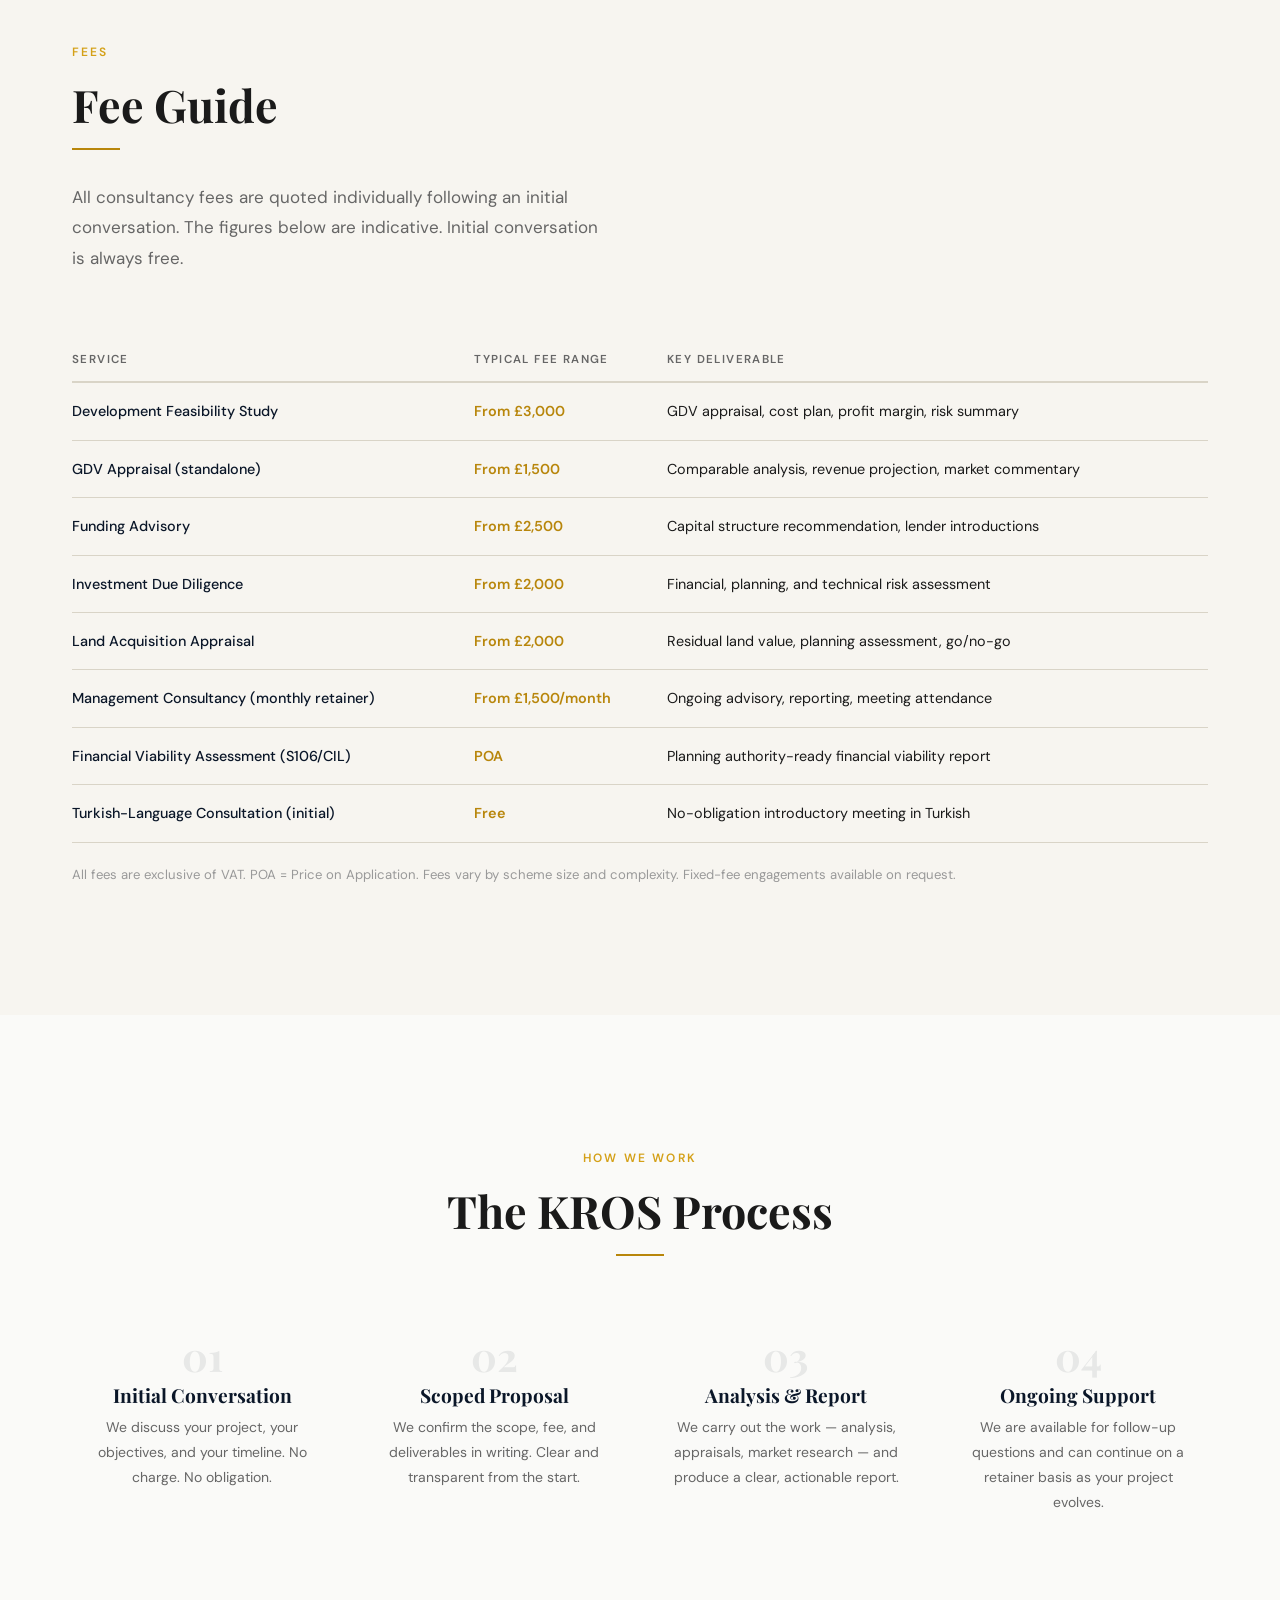
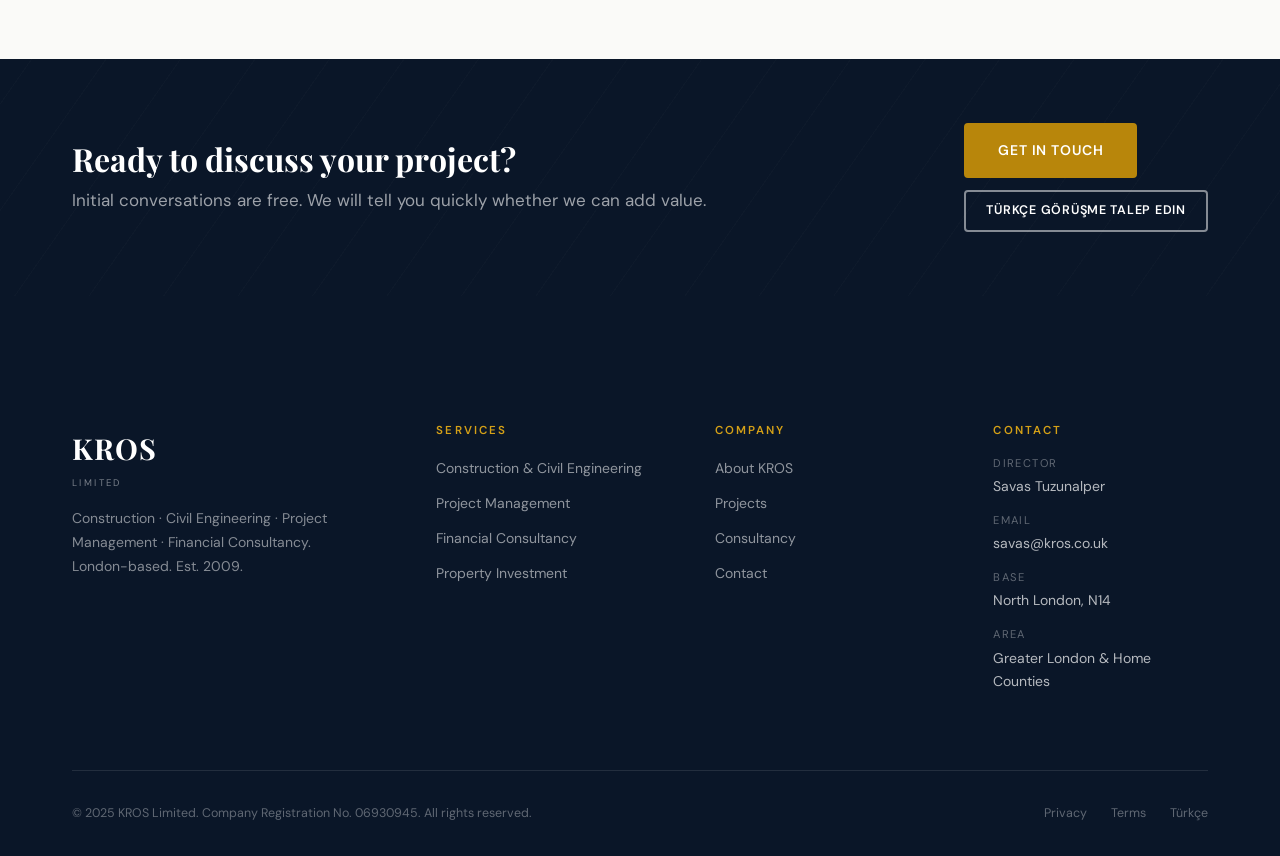
<file: consultancy.html>
<!DOCTYPE html>
<html lang="en">
<head>
  <meta charset="UTF-8">
  <meta name="viewport" content="width=device-width, initial-scale=1.0">
  <title>Consultancy — KROS Limited</title>
  <meta name="description" content="KROS Limited financial consultancy — development feasibility, funding advisory, investment due diligence. Turkish-language service available. London.">
  <link rel="preconnect" href="https://fonts.googleapis.com">
  <link href="https://fonts.googleapis.com/css2?family=Playfair+Display:ital,wght@0,400;0,600;0,700;1,400&family=DM+Sans:wght@300;400;500;600&display=swap" rel="stylesheet">
  <link rel="stylesheet" href="css/style.css">
  <link rel="stylesheet" href="css/components.css">
  <link rel="stylesheet" href="css/animations.css">
</head>
<body>

  <nav class="nav" role="navigation" aria-label="Main navigation">
    <div class="nav__inner">
      <a href="index.html" class="nav__logo" aria-label="KROS Limited — Home">
        <span>
          <span class="nav__logo-text">KROS</span>
          <span class="nav__logo-sub">Limited</span>
        </span>
      </a>
      <div class="nav__links">
        <a href="index.html">Home</a>
        <a href="about.html">About</a>
        <a href="services.html">Services</a>
        <a href="projects.html">Projects</a>
        <a href="consultancy.html" class="active">Consultancy</a>
        <a href="contact.html" class="btn btn--gold nav__cta">Get in Touch</a>
      </div>
      <button class="nav__hamburger" aria-label="Open menu" aria-expanded="false">
        <span></span><span></span><span></span>
      </button>
    </div>
  </nav>
  <div class="nav__mobile" aria-label="Mobile navigation">
    <a href="index.html">Home</a>
    <a href="about.html">About</a>
    <a href="services.html">Services</a>
    <a href="projects.html">Projects</a>
    <a href="consultancy.html" class="active">Consultancy</a>
    <a href="contact.html">Get in Touch</a>
  </div>

  <main>

    <!-- HERO -->
    <section class="page-hero" style="padding-bottom:var(--spacing-xl);">
      <div class="container">
        <span class="page-hero__eyebrow hero-animate">Financial Consultancy</span>
        <h1 class="hero-animate hero-animate--delay-1">Financial Intelligence<br>for Property Development.</h1>
        <p class="lead hero-animate hero-animate--delay-2" style="max-width:600px;margin-top:var(--spacing-sm);">
          Development feasibility. Funding advisory. Investment due diligence. Delivered by a director with 30 years of financial consultancy experience and a BEng in Civil Engineering.
        </p>
      </div>
    </section>

    <!-- THREE PILLARS -->
    <section class="section section--pale">
      <div class="container">
        <header class="section-header section-header--center reveal">
          <span class="section-eyebrow">Our Consultancy Services</span>
          <h2>Three Service Pillars</h2>
          <span class="section-divider"></span>
        </header>
        <div class="grid-3 reveal-group stagger">

          <div class="pillar-card">
            <div class="pillar-card__icon">
              <svg width="28" height="28" viewBox="0 0 24 24" fill="none"
                   stroke="currentColor" stroke-width="1.5">
                <path d="M9 19v-6a2 2 0 00-2-2H5a2 2 0 00-2 2v6a2 2 0 002 2h2a2 2 0 002-2zm0 0V9a2 2 0 012-2h2a2 2 0 012 2v10m-6 0a2 2 0 002 2h2a2 2 0 002-2m0 0V5a2 2 0 012-2h2a2 2 0 012 2v14a2 2 0 01-2 2h-2a2 2 0 01-2-2z"/>
              </svg>
            </div>
            <h3>Development Feasibility</h3>
            <p>We assess whether a development scheme stacks up financially — before you commit capital. GDV appraisals, cost planning, residual land value analysis, and profit margin assessment on residential and commercial schemes.</p>
            <p class="pillar-card__price">From £3,000</p>
          </div>

          <div class="pillar-card">
            <div class="pillar-card__icon">
              <svg width="28" height="28" viewBox="0 0 24 24" fill="none"
                   stroke="currentColor" stroke-width="1.5">
                <path d="M12 8c-1.657 0-3 .895-3 2s1.343 2 3 2 3 .895 3 2-1.343 2-3 2m0-8c1.11 0 2.08.402 2.599 1M12 8V7m0 1v8m0 0v1m0-1c-1.11 0-2.08-.402-2.599-1M21 12a9 9 0 11-18 0 9 9 0 0118 0z"/>
              </svg>
            </div>
            <h3>Funding Advisory</h3>
            <p>We advise on the right capital structure for your scheme — senior debt, mezzanine finance, equity, or a combination. We work with an established network of lenders and can make introductions where appropriate.</p>
            <p class="pillar-card__price">From £2,500</p>
          </div>

          <div class="pillar-card">
            <div class="pillar-card__icon">
              <svg width="28" height="28" viewBox="0 0 24 24" fill="none"
                   stroke="currentColor" stroke-width="1.5">
                <path d="M9 12l2 2 4-4m5.618-4.016A11.955 11.955 0 0112 2.944a11.955 11.955 0 01-8.618 3.04A12.02 12.02 0 003 9c0 5.591 3.824 10.29 9 11.622 5.176-1.332 9-6.03 9-11.622 0-1.042-.133-2.052-.382-3.016z"/>
              </svg>
            </div>
            <h3>Investment Due Diligence</h3>
            <p>Before you purchase or commit to a deal, we assess the investment from first principles — title, planning, structural, financial, and market risk. Independent, expert, and clear.</p>
            <p class="pillar-card__price">From £2,000</p>
          </div>

        </div>
      </div>
    </section>

    <!-- WHAT SETS US APART -->
    <section class="section section--navy">
      <div class="container">
        <div class="grid-2" style="gap:var(--spacing-lg);align-items:center;">
          <div class="reveal-left">
            <span class="section-eyebrow">Our Advantage</span>
            <h2>The Engineering–Finance Advantage</h2>
            <span class="section-divider" style="background:var(--gold);"></span>
            <p class="text-light">Most financial consultants look at numbers on a spreadsheet. Savas Tuzunalper also understands what those numbers represent on the ground — because he is a qualified civil engineer.</p>
            <p class="text-light" style="margin-top:1rem;">This means our cost plans reflect real construction costs, not optimistic estimates. Our GDV appraisals account for the technical risk that other consultants miss. And our clients go into every deal with a clearer picture than they would get elsewhere.</p>
            <p class="text-light" style="margin-top:1rem;">Over thirty years, we have worked on schemes ranging from single residential properties to multi-unit commercial developments — and the discipline is the same at every scale.</p>
          </div>
          <div class="reveal-right">
            <div style="display:flex;flex-direction:column;gap:1.25rem;">
              <div style="padding:var(--spacing-sm);border:1px solid rgba(255,255,255,0.1);border-radius:var(--radius-md);">
                <h4 style="color:var(--gold-light);font-size:0.9rem;margin-bottom:0.4rem;">BEng Civil Engineering</h4>
                <p style="font-size:0.875rem;color:rgba(255,255,255,0.6);margin:0;">Technical foundation that informs every cost plan and feasibility assessment.</p>
              </div>
              <div style="padding:var(--spacing-sm);border:1px solid rgba(255,255,255,0.1);border-radius:var(--radius-md);">
                <h4 style="color:var(--gold-light);font-size:0.9rem;margin-bottom:0.4rem;">MSc Banking &amp; Finance</h4>
                <p style="font-size:0.875rem;color:rgba(255,255,255,0.6);margin:0;">Capital markets understanding applied directly to development finance and investment structuring.</p>
              </div>
              <div style="padding:var(--spacing-sm);border:1px solid rgba(255,255,255,0.1);border-radius:var(--radius-md);">
                <h4 style="color:var(--gold-light);font-size:0.9rem;margin-bottom:0.4rem;">30+ Years Practice</h4>
                <p style="font-size:0.875rem;color:rgba(255,255,255,0.6);margin:0;">Decades of real-world transactions across residential, commercial, and mixed-use in London.</p>
              </div>
              <div style="padding:var(--spacing-sm);border:1px solid rgba(255,255,255,0.1);border-radius:var(--radius-md);">
                <h4 style="color:var(--gold-light);font-size:0.9rem;margin-bottom:0.4rem;">Turkish-Language Advisory</h4>
                <p style="font-size:0.875rem;color:rgba(255,255,255,0.6);margin:0;">Full consultancy services available in Turkish — native-language, no intermediary.</p>
              </div>
            </div>
          </div>
        </div>
      </div>
    </section>

    <!-- TURKISH INVESTOR SECTION -->
    <section class="turkish-section" id="turkish">
      <div class="container">
        <div class="grid-2" style="gap:var(--spacing-lg);align-items:center;">
          <div class="reveal-left">
            <span class="section-eyebrow" style="color:var(--red);">Türk Yatırımcılar</span>
            <h2 style="color:var(--white);">London Property Investment<br>for Turkish Investors</h2>
            <p style="color:rgba(255,255,255,0.5);font-size:0.95rem;margin-top:0.25rem;font-style:italic;">Türk Yatırımcılar için Londra Gayrimenkul Danışmanlığı</p>
            <span class="section-divider" style="background:var(--red);"></span>
            <p class="text-light">London property remains one of the world's most stable and resilient asset classes. For Turkish investors — whether based in Istanbul, Ankara, or already in the UK — navigating the London market requires a local partner who understands both cultures and speaks both languages.</p>
            <p class="text-light" style="margin-top:1rem;">Savas Tuzunalper is a native Turkish speaker with over thirty years of London property and finance experience. He advises Turkish investors on acquisition, structuring, finance, and development — in Turkish, without intermediaries.</p>
            <div style="margin-top:var(--spacing-md);">
              <a href="contact.html" class="btn btn--gold">Book a Turkish-Language Consultation</a>
            </div>
          </div>
          <div class="reveal-right">
            <div style="background:rgba(255,255,255,0.04);border:1px solid rgba(255,255,255,0.1);border-radius:var(--radius-md);padding:var(--spacing-md);">
              <h4 style="color:var(--white);margin-bottom:var(--spacing-sm);font-size:1rem;">Why UK Property? Why London?</h4>
              <ul style="display:flex;flex-direction:column;gap:0.75rem;">
                <li style="display:flex;gap:0.75rem;font-size:0.875rem;color:rgba(255,255,255,0.7);">
                  <span style="color:var(--gold-light);flex-shrink:0;">→</span>
                  Legal certainty and transparent title system
                </li>
                <li style="display:flex;gap:0.75rem;font-size:0.875rem;color:rgba(255,255,255,0.7);">
                  <span style="color:var(--gold-light);flex-shrink:0;">→</span>
                  Sterling-denominated asset — historically strong currency
                </li>
                <li style="display:flex;gap:0.75rem;font-size:0.875rem;color:rgba(255,255,255,0.7);">
                  <span style="color:var(--gold-light);flex-shrink:0;">→</span>
                  Consistent capital growth over 30+ years
                </li>
                <li style="display:flex;gap:0.75rem;font-size:0.875rem;color:rgba(255,255,255,0.7);">
                  <span style="color:var(--gold-light);flex-shrink:0;">→</span>
                  Established rental market — strong yield potential
                </li>
                <li style="display:flex;gap:0.75rem;font-size:0.875rem;color:rgba(255,255,255,0.7);">
                  <span style="color:var(--gold-light);flex-shrink:0;">→</span>
                  Large Turkish community — cultural familiarity
                </li>
                <li style="display:flex;gap:0.75rem;font-size:0.875rem;color:rgba(255,255,255,0.7);">
                  <span style="color:var(--gold-light);flex-shrink:0;">→</span>
                  No restriction on foreign property ownership
                </li>
              </ul>
              <div style="margin-top:var(--spacing-md);padding-top:var(--spacing-sm);border-top:1px solid rgba(255,255,255,0.1);">
                <h4 style="color:var(--white);margin-bottom:var(--spacing-xs);font-size:1rem;">Services in Turkish / Türkçe Hizmetler</h4>
                <ul style="display:flex;flex-direction:column;gap:0.5rem;">
                  <li style="font-size:0.875rem;color:rgba(255,255,255,0.65);">• Yatırım fizibilite analizi / Investment feasibility</li>
                  <li style="font-size:0.875rem;color:rgba(255,255,255,0.65);">• Finansman danışmanlığı / Funding advisory</li>
                  <li style="font-size:0.875rem;color:rgba(255,255,255,0.65);">• Durum tespiti / Due diligence</li>
                  <li style="font-size:0.875rem;color:rgba(255,255,255,0.65);">• SPV yapılandırması / SPV structuring</li>
                  <li style="font-size:0.875rem;color:rgba(255,255,255,0.65);">• İnşaat yönetimi / Construction management</li>
                </ul>
              </div>
            </div>
          </div>
        </div>
      </div>
    </section>

    <!-- FEE GUIDE -->
    <section class="section section--parchment">
      <div class="container">
        <header class="section-header reveal">
          <span class="section-eyebrow">Fees</span>
          <h2>Fee Guide</h2>
          <span class="section-divider"></span>
          <p style="color:var(--grey);max-width:540px;">All consultancy fees are quoted individually following an initial conversation. The figures below are indicative. Initial conversation is always free.</p>
        </header>
        <div class="reveal">
          <table class="fee-table">
            <thead>
              <tr>
                <th>Service</th>
                <th>Typical Fee Range</th>
                <th>Key Deliverable</th>
              </tr>
            </thead>
            <tbody>
              <tr>
                <td>Development Feasibility Study</td>
                <td class="fee">From £3,000</td>
                <td>GDV appraisal, cost plan, profit margin, risk summary</td>
              </tr>
              <tr>
                <td>GDV Appraisal (standalone)</td>
                <td class="fee">From £1,500</td>
                <td>Comparable analysis, revenue projection, market commentary</td>
              </tr>
              <tr>
                <td>Funding Advisory</td>
                <td class="fee">From £2,500</td>
                <td>Capital structure recommendation, lender introductions</td>
              </tr>
              <tr>
                <td>Investment Due Diligence</td>
                <td class="fee">From £2,000</td>
                <td>Financial, planning, and technical risk assessment</td>
              </tr>
              <tr>
                <td>Land Acquisition Appraisal</td>
                <td class="fee">From £2,000</td>
                <td>Residual land value, planning assessment, go/no-go</td>
              </tr>
              <tr>
                <td>Management Consultancy (monthly retainer)</td>
                <td class="fee">From £1,500/month</td>
                <td>Ongoing advisory, reporting, meeting attendance</td>
              </tr>
              <tr>
                <td>Financial Viability Assessment (S106/CIL)</td>
                <td class="fee">POA</td>
                <td>Planning authority-ready financial viability report</td>
              </tr>
              <tr>
                <td>Turkish-Language Consultation (initial)</td>
                <td class="fee">Free</td>
                <td>No-obligation introductory meeting in Turkish</td>
              </tr>
            </tbody>
          </table>
          <p style="margin-top:1.25rem;font-size:0.82rem;color:var(--grey-light);">
            All fees are exclusive of VAT. POA = Price on Application. Fees vary by scheme size and complexity. Fixed-fee engagements available on request.
          </p>
        </div>
      </div>
    </section>

    <!-- PROCESS -->
    <section class="section section--pale">
      <div class="container">
        <header class="section-header section-header--center reveal">
          <span class="section-eyebrow">How We Work</span>
          <h2>The KROS Process</h2>
          <span class="section-divider"></span>
        </header>
        <div class="grid-4 reveal-group stagger">
          <div style="text-align:center;padding:var(--spacing-sm);">
            <div style="font-family:var(--font-display);font-size:2.5rem;font-weight:700;color:rgba(10,22,40,0.08);line-height:1;margin-bottom:0.5rem;">01</div>
            <h4 style="color:var(--navy);margin-bottom:0.5rem;">Initial Conversation</h4>
            <p style="font-size:0.875rem;">We discuss your project, your objectives, and your timeline. No charge. No obligation.</p>
          </div>
          <div style="text-align:center;padding:var(--spacing-sm);">
            <div style="font-family:var(--font-display);font-size:2.5rem;font-weight:700;color:rgba(10,22,40,0.08);line-height:1;margin-bottom:0.5rem;">02</div>
            <h4 style="color:var(--navy);margin-bottom:0.5rem;">Scoped Proposal</h4>
            <p style="font-size:0.875rem;">We confirm the scope, fee, and deliverables in writing. Clear and transparent from the start.</p>
          </div>
          <div style="text-align:center;padding:var(--spacing-sm);">
            <div style="font-family:var(--font-display);font-size:2.5rem;font-weight:700;color:rgba(10,22,40,0.08);line-height:1;margin-bottom:0.5rem;">03</div>
            <h4 style="color:var(--navy);margin-bottom:0.5rem;">Analysis &amp; Report</h4>
            <p style="font-size:0.875rem;">We carry out the work — analysis, appraisals, market research — and produce a clear, actionable report.</p>
          </div>
          <div style="text-align:center;padding:var(--spacing-sm);">
            <div style="font-family:var(--font-display);font-size:2.5rem;font-weight:700;color:rgba(10,22,40,0.08);line-height:1;margin-bottom:0.5rem;">04</div>
            <h4 style="color:var(--navy);margin-bottom:0.5rem;">Ongoing Support</h4>
            <p style="font-size:0.875rem;">We are available for follow-up questions and can continue on a retainer basis as your project evolves.</p>
          </div>
        </div>
      </div>
    </section>

    <!-- CTA -->
    <section class="cta-banner" id="investment">
      <div class="container">
        <div>
          <h2>Ready to discuss your project?</h2>
          <p>Initial conversations are free. We will tell you quickly whether we can add value.</p>
        </div>
        <div style="display:flex;flex-direction:column;gap:0.75rem;align-items:flex-start;">
          <a href="contact.html" class="btn btn--gold">Get in Touch</a>
          <a href="contact.html" class="btn btn--outline-white" style="font-size:0.78rem;padding:0.5rem 1.25rem;">Türkçe Görüşme Talep Edin</a>
        </div>
      </div>
    </section>

  </main>

  <footer class="footer" role="contentinfo">
    <div class="container">
      <div class="footer__top">
        <div class="footer__brand">
          <span class="nav__logo-text">KROS</span>
          <span class="nav__logo-sub" style="display:block;margin-top:2px;">Limited</span>
          <p>Construction · Civil Engineering · Project Management · Financial Consultancy. London-based. Est. 2009.</p>
        </div>
        <div class="footer__col">
          <h5>Services</h5>
          <ul>
            <li><a href="services.html#construction">Construction &amp; Civil Engineering</a></li>
            <li><a href="services.html#pm">Project Management</a></li>
            <li><a href="consultancy.html">Financial Consultancy</a></li>
            <li><a href="consultancy.html#investment">Property Investment</a></li>
          </ul>
        </div>
        <div class="footer__col">
          <h5>Company</h5>
          <ul>
            <li><a href="about.html">About KROS</a></li>
            <li><a href="projects.html">Projects</a></li>
            <li><a href="consultancy.html">Consultancy</a></li>
            <li><a href="contact.html">Contact</a></li>
          </ul>
        </div>
        <div class="footer__col">
          <h5>Contact</h5>
          <div class="footer__contact-item">
            <span>Director</span>
            <span>Savas Tuzunalper</span>
          </div>
          <div class="footer__contact-item">
            <span>Email</span>
            <a href="mailto:savas@kros.co.uk">savas@kros.co.uk</a>
          </div>
          <div class="footer__contact-item">
            <span>Base</span>
            <span>North London, N14</span>
          </div>
          <div class="footer__contact-item">
            <span>Area</span>
            <span>Greater London &amp; Home Counties</span>
          </div>
        </div>
      </div>
      <div class="footer__bottom">
        <span>© 2025 KROS Limited. Company Registration No. 06930945. All rights reserved.</span>
        <div class="footer__bottom-links">
          <a href="contact.html">Privacy</a>
          <a href="contact.html">Terms</a>
          <a href="contact.html">Türkçe</a>
        </div>
      </div>
    </div>
  </footer>

  <button class="scroll-top" aria-label="Back to top">↑</button>
  <script src="js/main.js"></script>
</body>
</html>
</file>
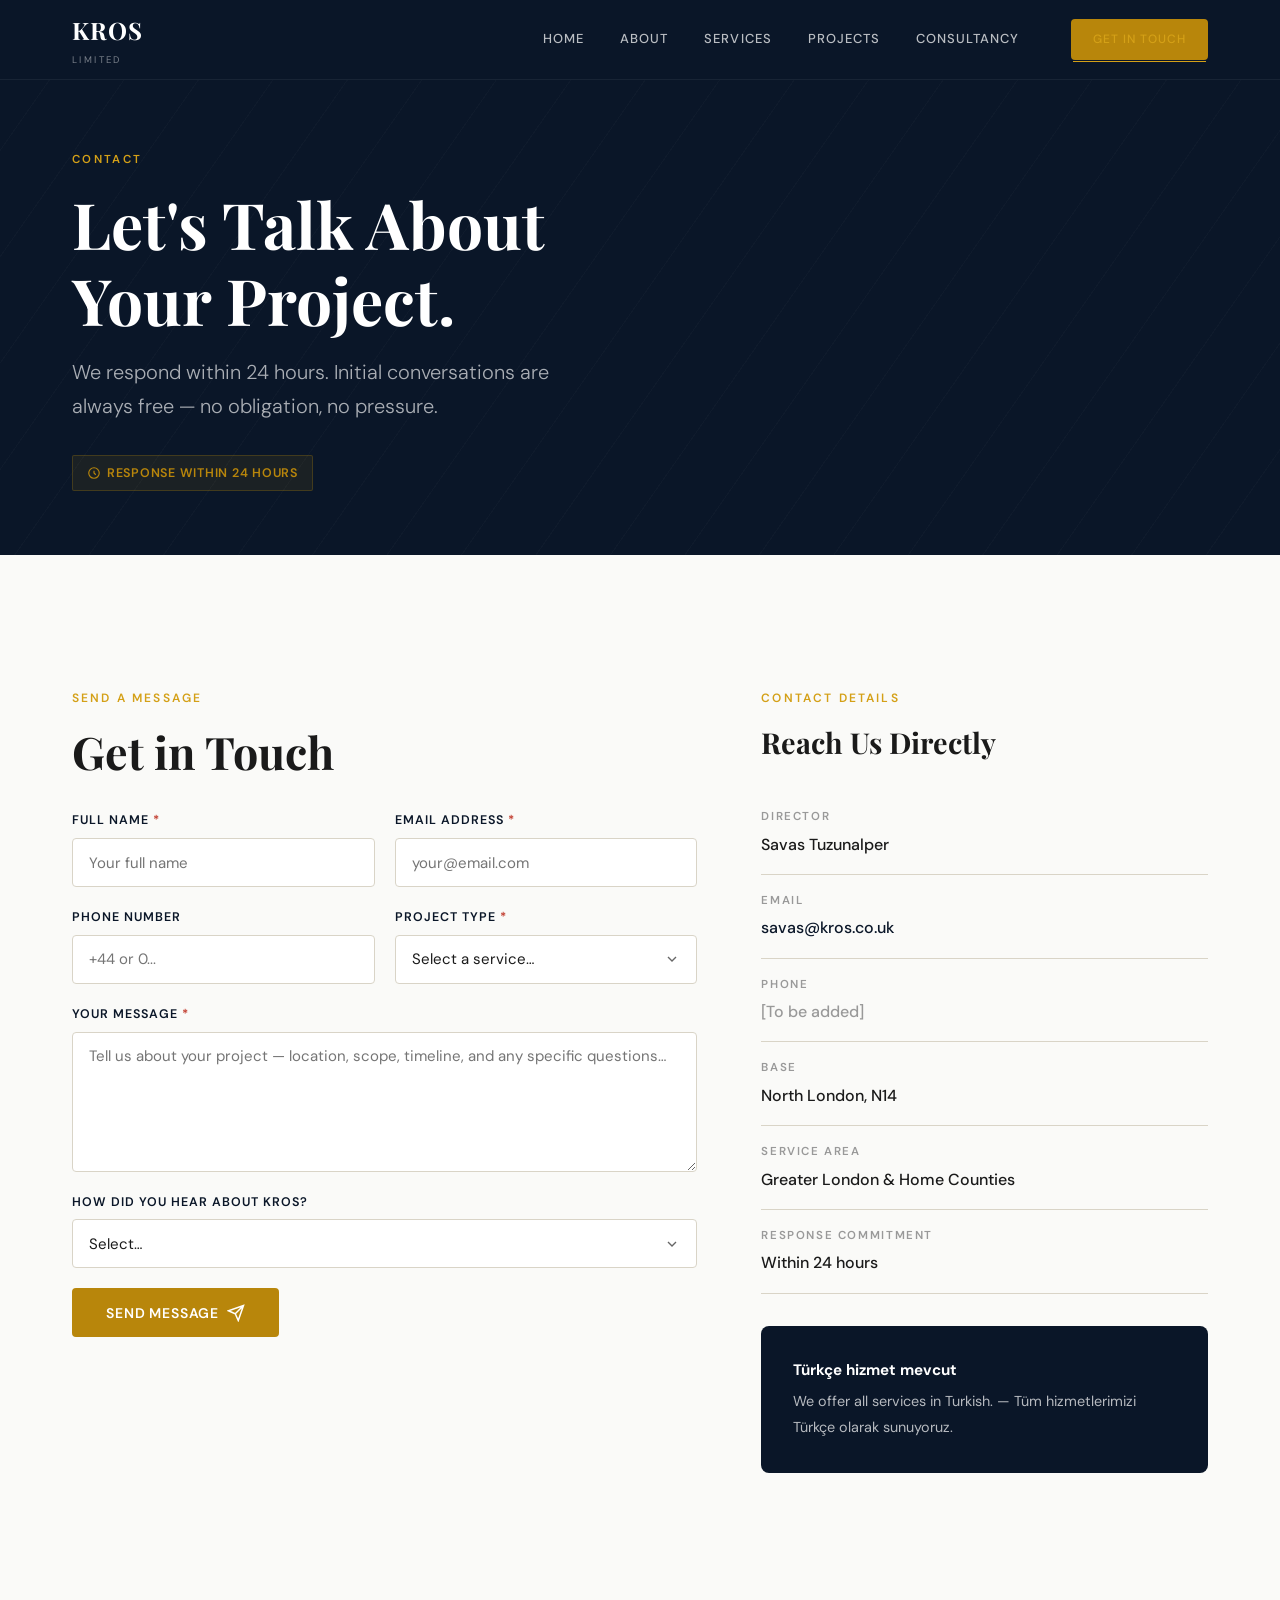
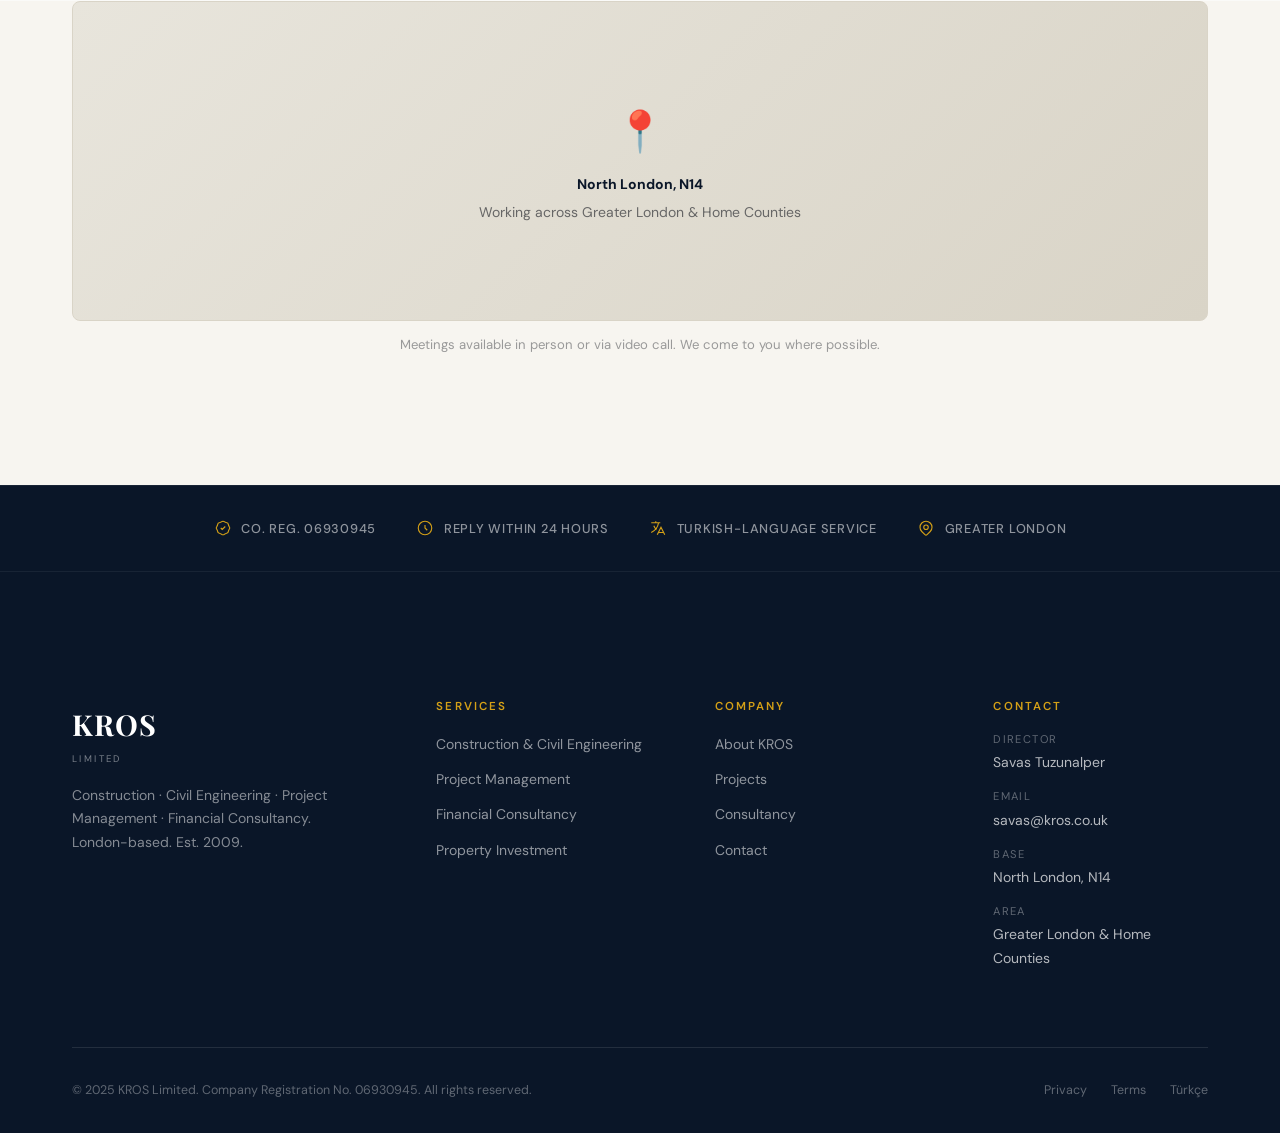
<file: contact.html>
<!DOCTYPE html>
<html lang="en">
<head>
  <meta charset="UTF-8">
  <meta name="viewport" content="width=device-width, initial-scale=1.0">
  <title>Contact — KROS Limited</title>
  <meta name="description" content="Contact KROS Limited — speak with Savas Tuzunalper about your construction, project management, or financial consultancy requirements. London. Turkish-speaking.">
  <link rel="preconnect" href="https://fonts.googleapis.com">
  <link href="https://fonts.googleapis.com/css2?family=Playfair+Display:ital,wght@0,400;0,600;0,700;1,400&family=DM+Sans:wght@300;400;500;600&display=swap" rel="stylesheet">
  <link rel="stylesheet" href="css/style.css">
  <link rel="stylesheet" href="css/components.css">
  <link rel="stylesheet" href="css/animations.css">
  <style>
    .contact-grid {
      display: grid;
      grid-template-columns: 1.4fr 1fr;
      gap: var(--spacing-lg);
      align-items: start;
    }

    @media (max-width: 900px) {
      .contact-grid { grid-template-columns: 1fr; }
    }

    .contact-detail {
      display: flex;
      flex-direction: column;
      gap: 0.25rem;
      padding: var(--spacing-sm) 0;
      border-bottom: 1px solid var(--mid);
    }

    .contact-detail:last-of-type { border-bottom: none; }

    .contact-detail__label {
      font-size: 0.72rem;
      font-weight: 600;
      letter-spacing: 0.14em;
      text-transform: uppercase;
      color: var(--grey-light);
    }

    .contact-detail__value {
      font-size: 1rem;
      color: var(--dark);
      font-weight: 500;
    }

    .contact-detail__value a {
      color: var(--navy);
      transition: color var(--transition);
    }

    .contact-detail__value a:hover { color: var(--gold); }

    .map-placeholder {
      width: 100%;
      height: 320px;
      background: linear-gradient(135deg, #e8e5dc 0%, #d9d4c7 100%);
      border-radius: var(--radius-md);
      display: flex;
      align-items: center;
      justify-content: center;
      border: 1px solid var(--mid);
      overflow: hidden;
      position: relative;
    }

    .map-placeholder__text {
      text-align: center;
      color: var(--grey);
      font-size: 0.875rem;
    }

    .map-placeholder__pin {
      font-size: 2.5rem;
      display: block;
      margin-bottom: 0.5rem;
    }

    .turkish-callout {
      background: var(--navy);
      border-radius: var(--radius-md);
      padding: var(--spacing-md);
      margin-top: var(--spacing-md);
    }

    .turkish-callout p {
      color: rgba(255,255,255,0.7);
      font-size: 0.9rem;
      margin: 0;
    }

    .turkish-callout strong {
      color: var(--white);
      display: block;
      margin-bottom: 0.35rem;
      font-size: 0.95rem;
    }

    .response-badge {
      display: inline-flex;
      align-items: center;
      gap: 0.4rem;
      padding: 0.4rem 0.85rem;
      background: rgba(184,134,11,0.1);
      border: 1px solid rgba(184,134,11,0.25);
      border-radius: 2px;
      font-size: 0.78rem;
      font-weight: 600;
      color: var(--gold);
      letter-spacing: 0.06em;
      text-transform: uppercase;
    }
  </style>
</head>
<body>

  <nav class="nav" role="navigation" aria-label="Main navigation">
    <div class="nav__inner">
      <a href="index.html" class="nav__logo" aria-label="KROS Limited — Home">
        <span>
          <span class="nav__logo-text">KROS</span>
          <span class="nav__logo-sub">Limited</span>
        </span>
      </a>
      <div class="nav__links">
        <a href="index.html">Home</a>
        <a href="about.html">About</a>
        <a href="services.html">Services</a>
        <a href="projects.html">Projects</a>
        <a href="consultancy.html">Consultancy</a>
        <a href="contact.html" class="btn btn--gold nav__cta active">Get in Touch</a>
      </div>
      <button class="nav__hamburger" aria-label="Open menu" aria-expanded="false">
        <span></span><span></span><span></span>
      </button>
    </div>
  </nav>
  <div class="nav__mobile" aria-label="Mobile navigation">
    <a href="index.html">Home</a>
    <a href="about.html">About</a>
    <a href="services.html">Services</a>
    <a href="projects.html">Projects</a>
    <a href="consultancy.html">Consultancy</a>
    <a href="contact.html" class="active">Get in Touch</a>
  </div>

  <main>

    <!-- HERO -->
    <section class="page-hero" style="padding-bottom:var(--spacing-lg);">
      <div class="container">
        <span class="page-hero__eyebrow hero-animate">Contact</span>
        <h1 class="hero-animate hero-animate--delay-1">Let's Talk About<br>Your Project.</h1>
        <p class="lead hero-animate hero-animate--delay-2" style="max-width:520px;margin-top:var(--spacing-sm);">
          We respond within 24 hours. Initial conversations are always free — no obligation, no pressure.
        </p>
        <div class="hero-animate hero-animate--delay-3" style="margin-top:var(--spacing-md);">
          <span class="response-badge">
            <svg width="14" height="14" viewBox="0 0 24 24" fill="none" stroke="currentColor" stroke-width="2">
              <path d="M12 8v4l3 3m6-3a9 9 0 11-18 0 9 9 0 0118 0z"/>
            </svg>
            Response within 24 hours
          </span>
        </div>
      </div>
    </section>

    <!-- FORM + DETAILS -->
    <section class="section section--pale">
      <div class="container">
        <div class="contact-grid">

          <!-- FORM -->
          <div class="reveal">
            <span class="section-eyebrow">Send a Message</span>
            <h2 style="margin-bottom:var(--spacing-md);">Get in Touch</h2>

            <form class="form js-contact-form" novalidate>
              <div class="form-row">
                <div class="form-group">
                  <label for="name">Full Name <span style="color:var(--red);">*</span></label>
                  <input type="text" id="name" name="name" placeholder="Your full name" required>
                </div>
                <div class="form-group">
                  <label for="email">Email Address <span style="color:var(--red);">*</span></label>
                  <input type="email" id="email" name="email" placeholder="your@email.com" required>
                </div>
              </div>
              <div class="form-row">
                <div class="form-group">
                  <label for="phone">Phone Number</label>
                  <input type="tel" id="phone" name="phone" placeholder="+44 or 0...">
                </div>
                <div class="form-group">
                  <label for="project-type">Project Type <span style="color:var(--red);">*</span></label>
                  <select id="project-type" name="project-type" required>
                    <option value="" disabled selected>Select a service…</option>
                    <option value="construction">Construction</option>
                    <option value="civil">Civil Engineering</option>
                    <option value="pm">Project Management</option>
                    <option value="consultancy">Financial Consultancy</option>
                    <option value="investment">Property Investment Advisory</option>
                    <option value="turkish">Turkish-Language Inquiry / Türkçe Görüşme</option>
                    <option value="other">Other</option>
                  </select>
                </div>
              </div>
              <div class="form-group">
                <label for="message">Your Message <span style="color:var(--red);">*</span></label>
                <textarea id="message" name="message" rows="5"
                  placeholder="Tell us about your project — location, scope, timeline, and any specific questions…"
                  required></textarea>
              </div>
              <div class="form-group">
                <label for="source">How did you hear about KROS?</label>
                <select id="source" name="source">
                  <option value="" disabled selected>Select…</option>
                  <option value="google">Google / Search</option>
                  <option value="referral">Referral / Word of mouth</option>
                  <option value="linkedin">LinkedIn</option>
                  <option value="instagram">Instagram</option>
                  <option value="direct">Direct / Knew the website</option>
                  <option value="other">Other</option>
                </select>
              </div>
              <div class="form-submit">
                <button type="submit" class="btn btn--gold">
                  Send Message
                  <svg width="18" height="18" viewBox="0 0 24 24" fill="none"
                       stroke="currentColor" stroke-width="2">
                    <path d="M22 2L11 13M22 2l-7 20-4-9-9-4 20-7z"/>
                  </svg>
                </button>
                <div class="form-success" role="alert">
                  <svg width="18" height="18" viewBox="0 0 24 24" fill="none"
                       stroke="currentColor" stroke-width="2" style="color:var(--gold);flex-shrink:0;">
                    <path d="M9 12l2 2 4-4m6 2a9 9 0 11-18 0 9 9 0 0118 0z"/>
                  </svg>
                  Thank you — we will be in touch within 24 hours.
                </div>
              </div>
            </form>
          </div>

          <!-- DETAILS -->
          <div class="reveal-right">
            <div style="position:sticky;top:calc(var(--nav-height) + 2rem);">
              <span class="section-eyebrow">Contact Details</span>
              <h3 style="margin-bottom:var(--spacing-md);">Reach Us Directly</h3>

              <div class="contact-detail">
                <span class="contact-detail__label">Director</span>
                <span class="contact-detail__value">Savas Tuzunalper</span>
              </div>
              <div class="contact-detail">
                <span class="contact-detail__label">Email</span>
                <span class="contact-detail__value">
                  <a href="mailto:savas@kros.co.uk">savas@kros.co.uk</a>
                </span>
              </div>
              <div class="contact-detail">
                <span class="contact-detail__label">Phone</span>
                <span class="contact-detail__value" style="color:var(--grey-light);">[To be added]</span>
              </div>
              <div class="contact-detail">
                <span class="contact-detail__label">Base</span>
                <span class="contact-detail__value">North London, N14</span>
              </div>
              <div class="contact-detail">
                <span class="contact-detail__label">Service Area</span>
                <span class="contact-detail__value">Greater London &amp; Home Counties</span>
              </div>
              <div class="contact-detail">
                <span class="contact-detail__label">Response Commitment</span>
                <span class="contact-detail__value">Within 24 hours</span>
              </div>

              <!-- Turkish callout -->
              <div class="turkish-callout">
                <strong>Türkçe hizmet mevcut</strong>
                <p>We offer all services in Turkish. — Tüm hizmetlerimizi Türkçe olarak sunuyoruz.</p>
              </div>
            </div>
          </div>

        </div>
      </div>
    </section>

    <!-- MAP -->
    <section class="section section--parchment" style="padding-top:0;">
      <div class="container">
        <div class="reveal">
          <div class="map-placeholder">
            <div class="map-placeholder__text">
              <span class="map-placeholder__pin">📍</span>
              <strong style="display:block;color:var(--navy);margin-bottom:0.25rem;">North London, N14</strong>
              Working across Greater London &amp; Home Counties
            </div>
          </div>
          <p style="margin-top:0.75rem;font-size:0.82rem;color:var(--grey-light);text-align:center;">
            Meetings available in person or via video call. We come to you where possible.
          </p>
        </div>
      </div>
    </section>

    <!-- TRUST ROW -->
    <section class="trust-bar">
      <div class="container">
        <div class="trust-bar__inner">
          <div class="trust-bar__item">
            <svg viewBox="0 0 24 24" fill="none" stroke="currentColor" stroke-width="1.5">
              <path d="M9 12l2 2 4-4M7.835 4.697a3.42 3.42 0 001.946-.806 3.42 3.42 0 014.438 0 3.42 3.42 0 001.946.806 3.42 3.42 0 013.138 3.138 3.42 3.42 0 00.806 1.946 3.42 3.42 0 010 4.438 3.42 3.42 0 00-.806 1.946 3.42 3.42 0 01-3.138 3.138 3.42 3.42 0 00-1.946.806 3.42 3.42 0 01-4.438 0 3.42 3.42 0 00-1.946-.806 3.42 3.42 0 01-3.138-3.138 3.42 3.42 0 00-.806-1.946 3.42 3.42 0 010-4.438 3.42 3.42 0 00.806-1.946 3.42 3.42 0 013.138-3.138z"/>
            </svg>
            Co. Reg. 06930945
          </div>
          <div class="trust-bar__item">
            <svg viewBox="0 0 24 24" fill="none" stroke="currentColor" stroke-width="1.5">
              <path d="M12 8v4l3 3m6-3a9 9 0 11-18 0 9 9 0 0118 0z"/>
            </svg>
            Reply within 24 hours
          </div>
          <div class="trust-bar__item">
            <svg viewBox="0 0 24 24" fill="none" stroke="currentColor" stroke-width="1.5">
              <path d="M3 5h12M9 3v2m1.048 9.5A18.022 18.022 0 016.412 9m6.088 9h7M11 21l5-10 5 10M12.751 5C11.783 10.77 8.07 15.61 3 18.129"/>
            </svg>
            Turkish-language service
          </div>
          <div class="trust-bar__item">
            <svg viewBox="0 0 24 24" fill="none" stroke="currentColor" stroke-width="1.5">
              <path d="M17.657 16.657L13.414 20.9a1.998 1.998 0 01-2.827 0l-4.244-4.243a8 8 0 1111.314 0z"/>
              <path d="M15 11a3 3 0 11-6 0 3 3 0 016 0z"/>
            </svg>
            Greater London
          </div>
        </div>
      </div>
    </section>

  </main>

  <footer class="footer" role="contentinfo">
    <div class="container">
      <div class="footer__top">
        <div class="footer__brand">
          <span class="nav__logo-text">KROS</span>
          <span class="nav__logo-sub" style="display:block;margin-top:2px;">Limited</span>
          <p>Construction · Civil Engineering · Project Management · Financial Consultancy. London-based. Est. 2009.</p>
        </div>
        <div class="footer__col">
          <h5>Services</h5>
          <ul>
            <li><a href="services.html#construction">Construction &amp; Civil Engineering</a></li>
            <li><a href="services.html#pm">Project Management</a></li>
            <li><a href="consultancy.html">Financial Consultancy</a></li>
            <li><a href="consultancy.html#investment">Property Investment</a></li>
          </ul>
        </div>
        <div class="footer__col">
          <h5>Company</h5>
          <ul>
            <li><a href="about.html">About KROS</a></li>
            <li><a href="projects.html">Projects</a></li>
            <li><a href="consultancy.html">Consultancy</a></li>
            <li><a href="contact.html">Contact</a></li>
          </ul>
        </div>
        <div class="footer__col">
          <h5>Contact</h5>
          <div class="footer__contact-item">
            <span>Director</span>
            <span>Savas Tuzunalper</span>
          </div>
          <div class="footer__contact-item">
            <span>Email</span>
            <a href="mailto:savas@kros.co.uk">savas@kros.co.uk</a>
          </div>
          <div class="footer__contact-item">
            <span>Base</span>
            <span>North London, N14</span>
          </div>
          <div class="footer__contact-item">
            <span>Area</span>
            <span>Greater London &amp; Home Counties</span>
          </div>
        </div>
      </div>
      <div class="footer__bottom">
        <span>© 2025 KROS Limited. Company Registration No. 06930945. All rights reserved.</span>
        <div class="footer__bottom-links">
          <a href="contact.html">Privacy</a>
          <a href="contact.html">Terms</a>
          <a href="contact.html">Türkçe</a>
        </div>
      </div>
    </div>
  </footer>

  <button class="scroll-top" aria-label="Back to top">↑</button>
  <script src="js/main.js"></script>
</body>
</html>
</file>
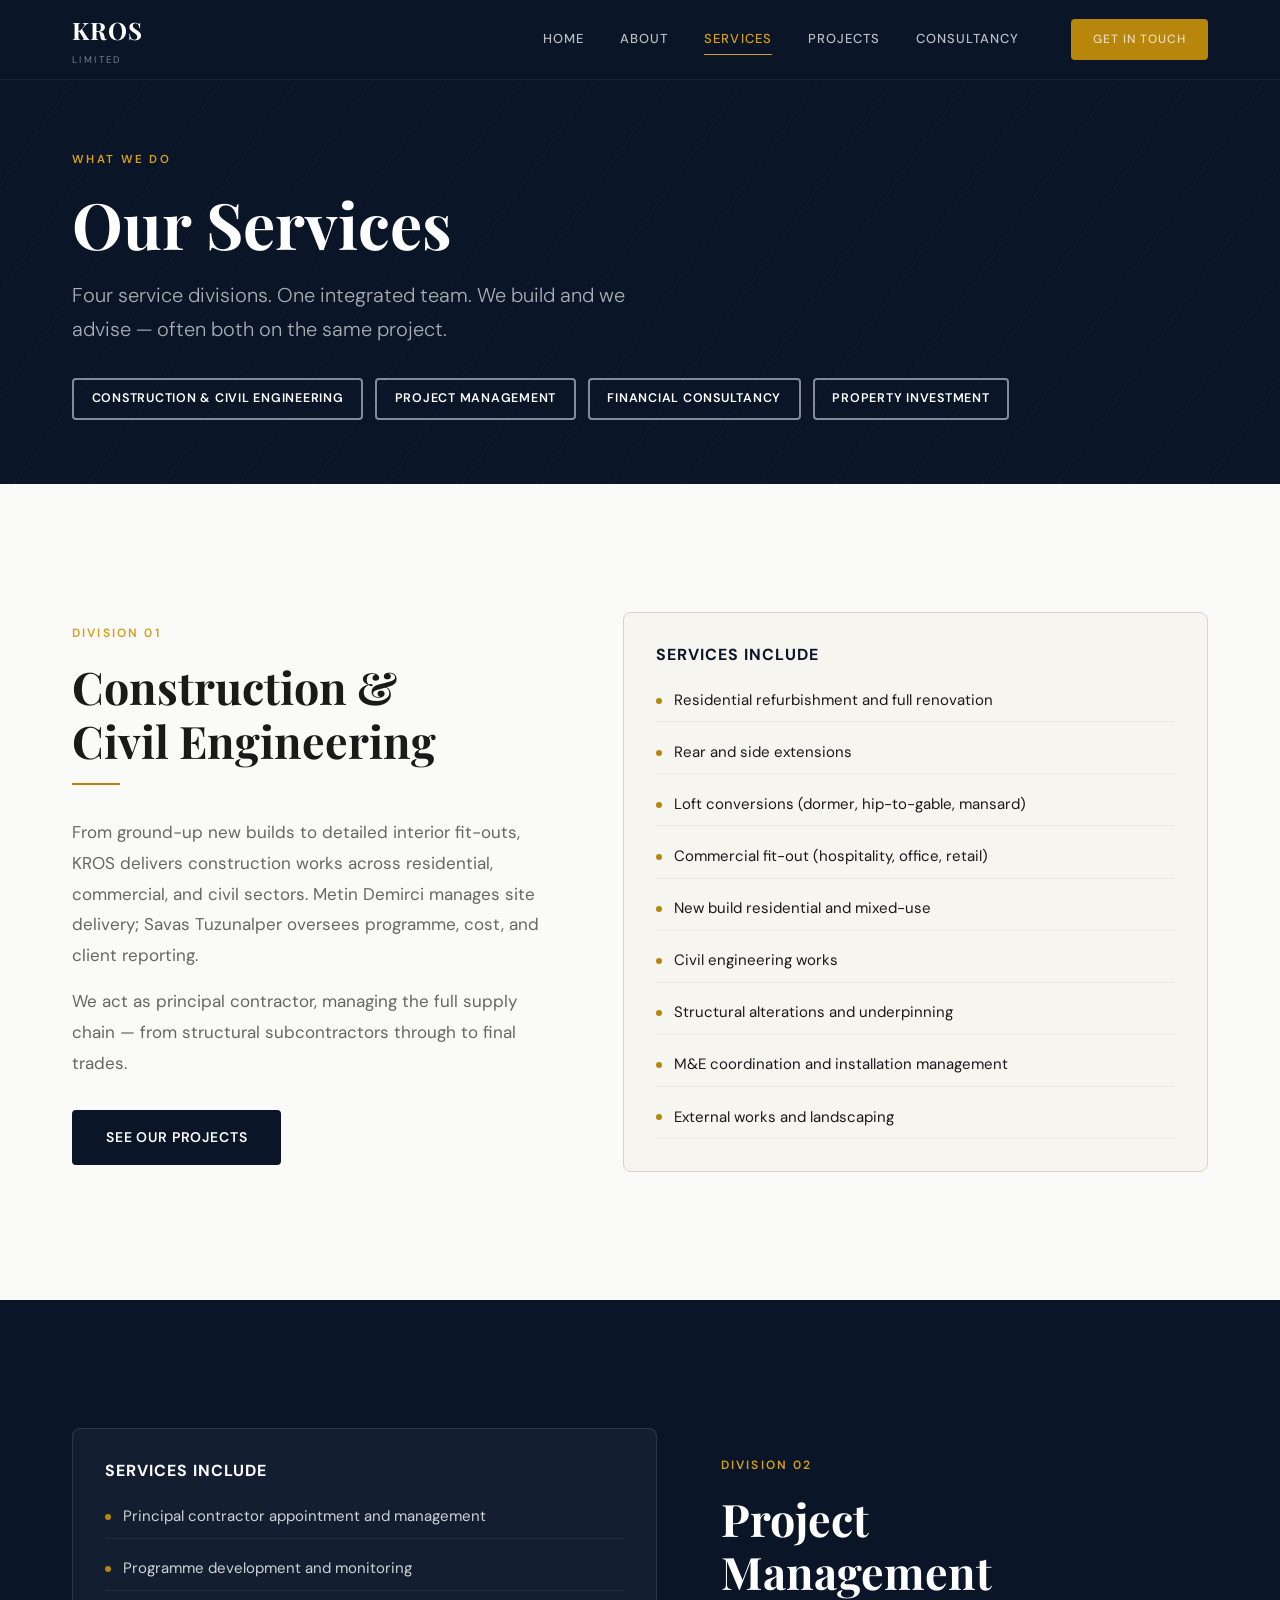
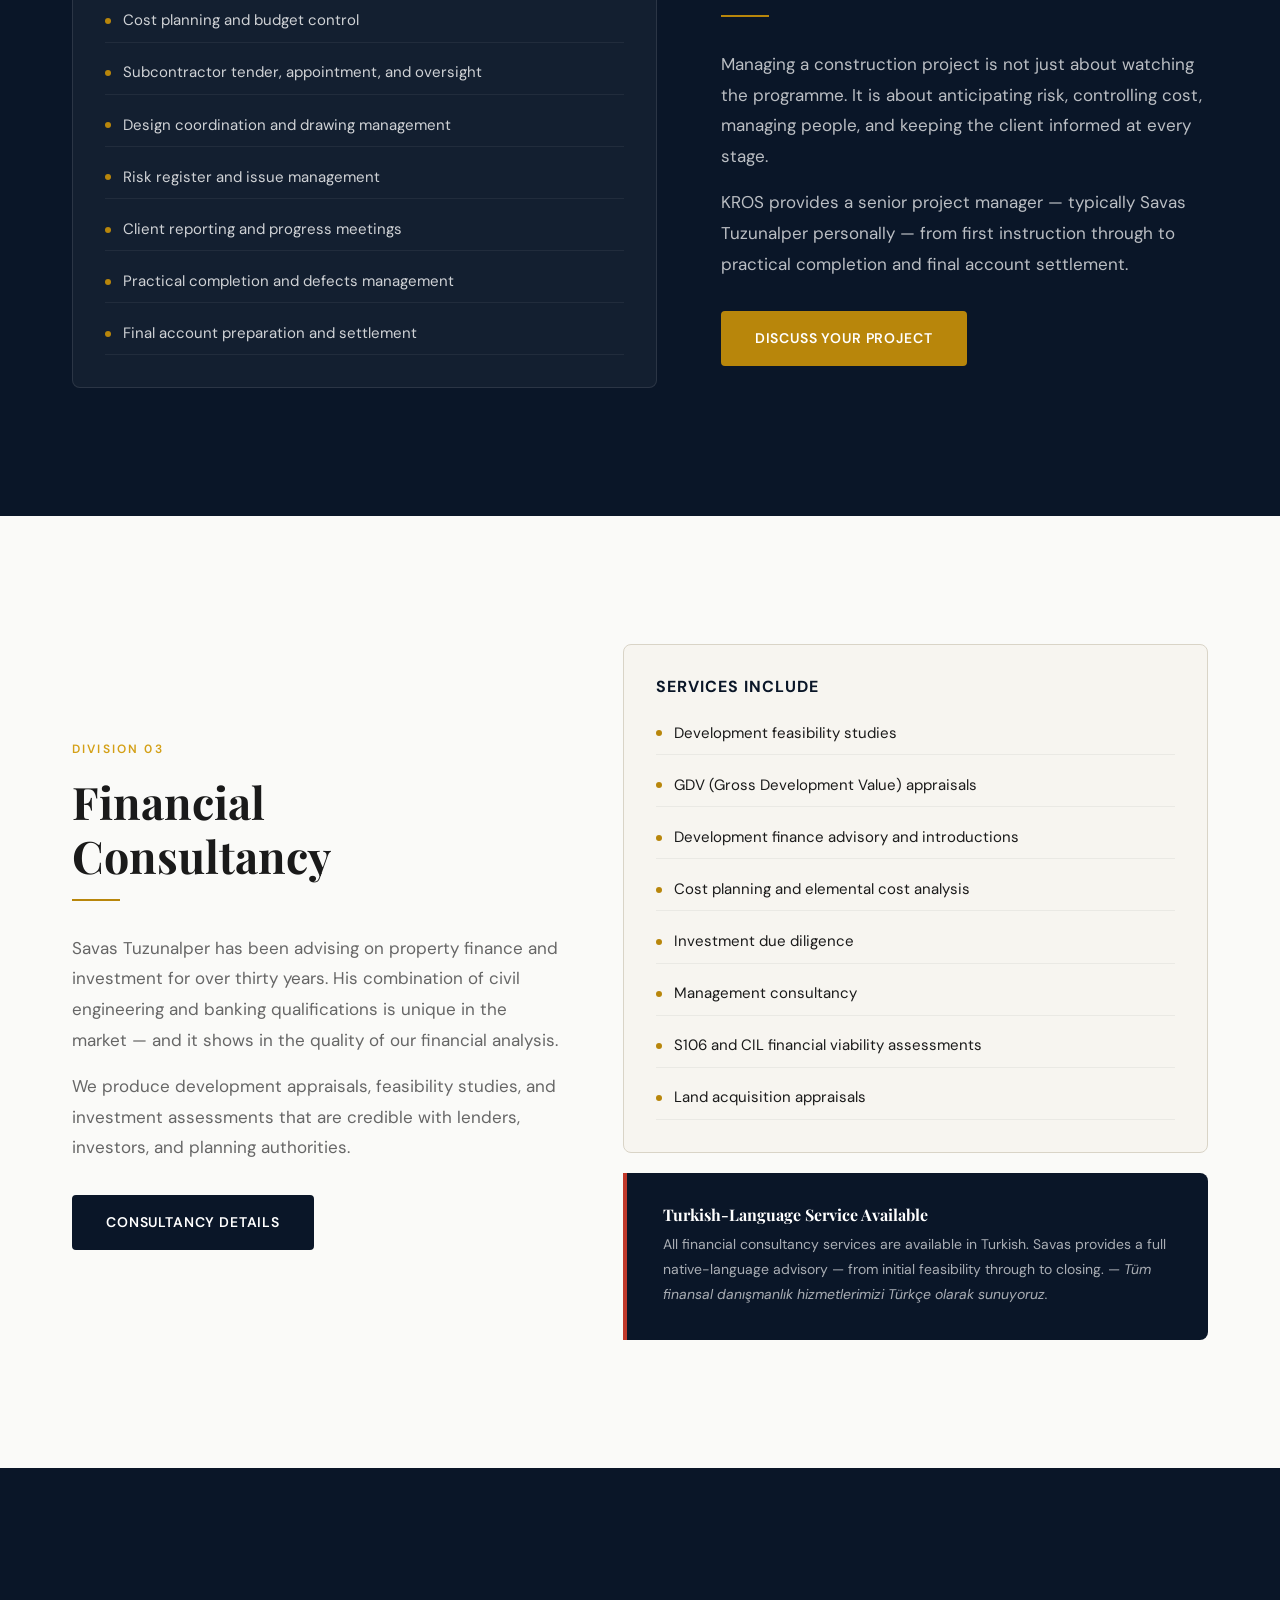
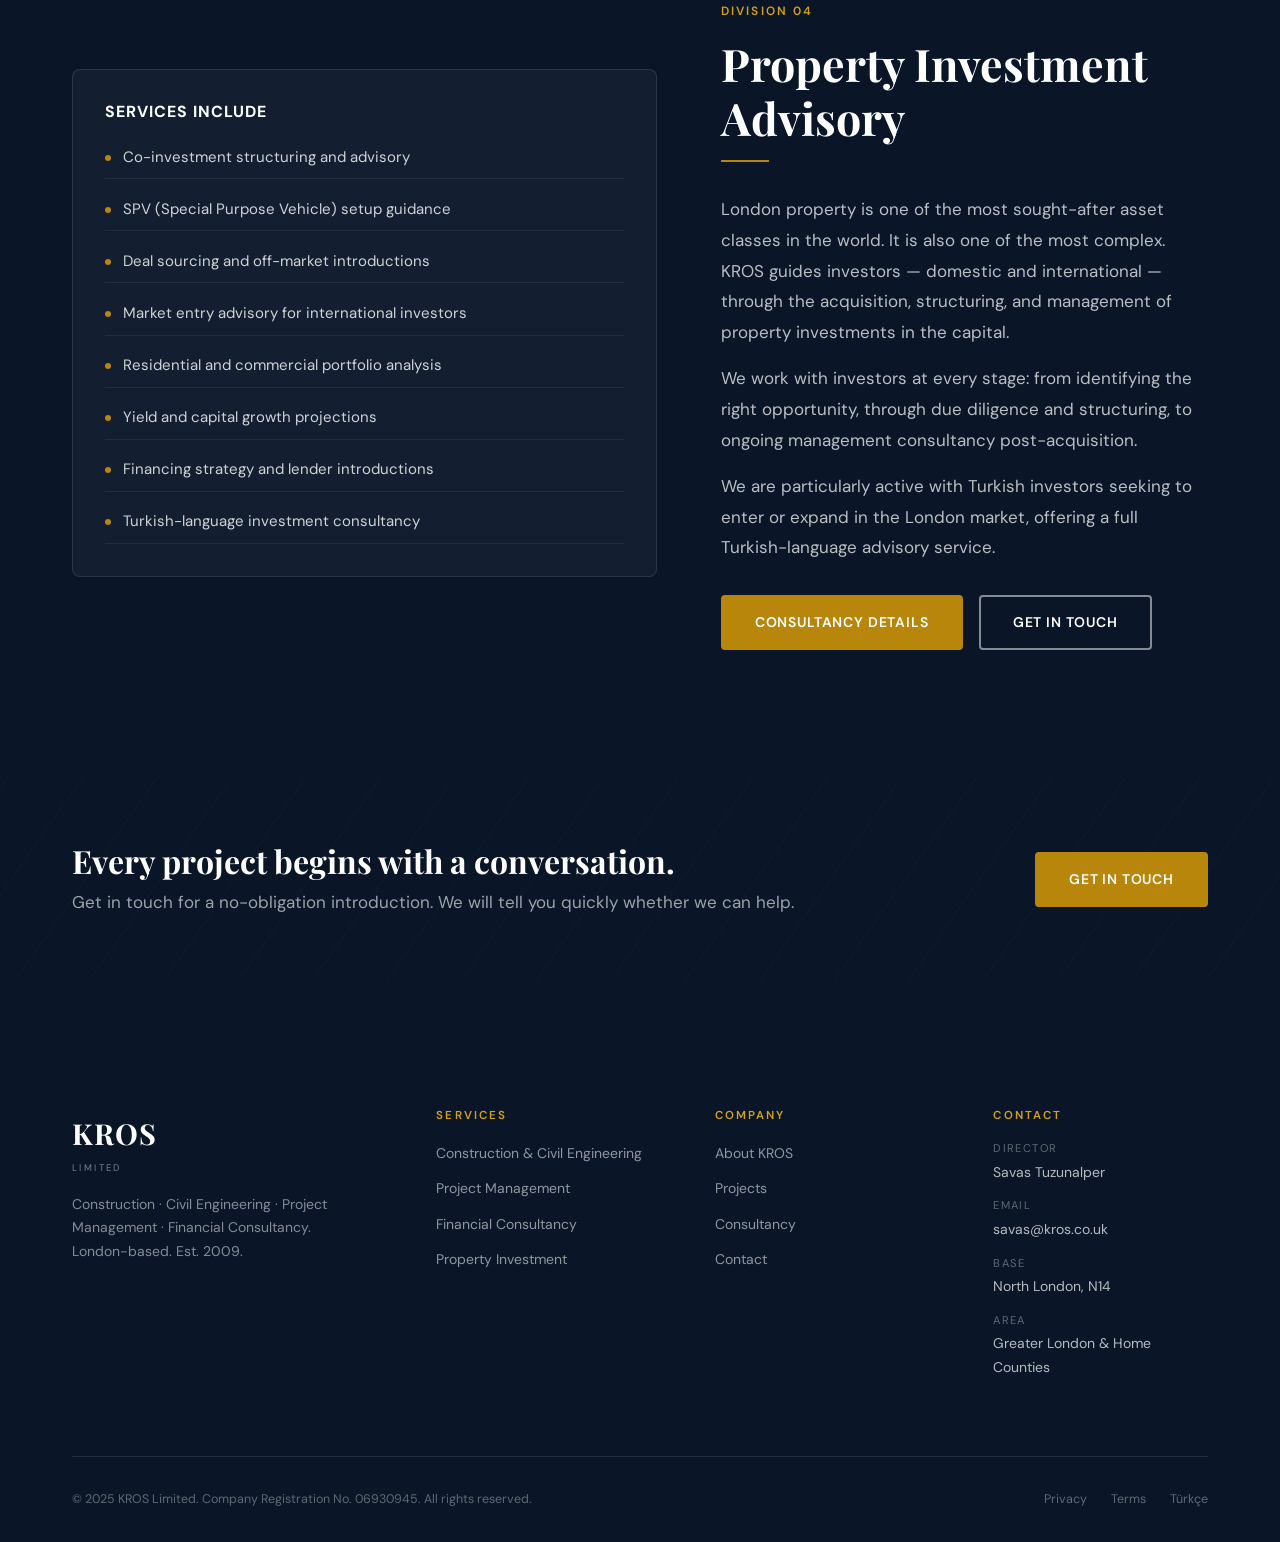
<file: services.html>
<!DOCTYPE html>
<html lang="en">
<head>
  <meta charset="UTF-8">
  <meta name="viewport" content="width=device-width, initial-scale=1.0">
  <title>Services — KROS Limited</title>
  <meta name="description" content="KROS Limited offers construction & civil engineering, project management, financial consultancy, and property investment advisory across Greater London.">
  <link rel="preconnect" href="https://fonts.googleapis.com">
  <link href="https://fonts.googleapis.com/css2?family=Playfair+Display:ital,wght@0,400;0,600;0,700;1,400&family=DM+Sans:wght@300;400;500;600&display=swap" rel="stylesheet">
  <link rel="stylesheet" href="css/style.css">
  <link rel="stylesheet" href="css/components.css">
  <link rel="stylesheet" href="css/animations.css">
</head>
<body>

  <nav class="nav" role="navigation" aria-label="Main navigation">
    <div class="nav__inner">
      <a href="index.html" class="nav__logo" aria-label="KROS Limited — Home">
        <span>
          <span class="nav__logo-text">KROS</span>
          <span class="nav__logo-sub">Limited</span>
        </span>
      </a>
      <div class="nav__links">
        <a href="index.html">Home</a>
        <a href="about.html">About</a>
        <a href="services.html" class="active">Services</a>
        <a href="projects.html">Projects</a>
        <a href="consultancy.html">Consultancy</a>
        <a href="contact.html" class="btn btn--gold nav__cta">Get in Touch</a>
      </div>
      <button class="nav__hamburger" aria-label="Open menu" aria-expanded="false">
        <span></span><span></span><span></span>
      </button>
    </div>
  </nav>
  <div class="nav__mobile" aria-label="Mobile navigation">
    <a href="index.html">Home</a>
    <a href="about.html">About</a>
    <a href="services.html" class="active">Services</a>
    <a href="projects.html">Projects</a>
    <a href="consultancy.html">Consultancy</a>
    <a href="contact.html">Get in Touch</a>
  </div>

  <main>

    <!-- HERO -->
    <section class="page-hero">
      <div class="container">
        <span class="page-hero__eyebrow hero-animate">What We Do</span>
        <h1 class="hero-animate hero-animate--delay-1">Our Services</h1>
        <p class="lead hero-animate hero-animate--delay-2" style="max-width:580px;margin-top:var(--spacing-sm);">
          Four service divisions. One integrated team. We build and we advise — often both on the same project.
        </p>
        <nav class="hero-animate hero-animate--delay-3" aria-label="Services quick links"
             style="display:flex;flex-wrap:wrap;gap:0.75rem;margin-top:var(--spacing-md);">
          <a href="#construction" class="btn btn--outline-white" style="font-size:0.78rem;padding:0.5rem 1.1rem;">Construction &amp; Civil Engineering</a>
          <a href="#pm" class="btn btn--outline-white" style="font-size:0.78rem;padding:0.5rem 1.1rem;">Project Management</a>
          <a href="#financial" class="btn btn--outline-white" style="font-size:0.78rem;padding:0.5rem 1.1rem;">Financial Consultancy</a>
          <a href="#investment" class="btn btn--outline-white" style="font-size:0.78rem;padding:0.5rem 1.1rem;">Property Investment</a>
        </nav>
      </div>
    </section>

    <!-- ====================================================
         SECTION 1: CONSTRUCTION & CIVIL ENGINEERING
         ==================================================== -->
    <section class="section section--pale" id="construction">
      <div class="container">
        <div class="services-split">
          <div class="reveal-left">
            <span class="section-eyebrow">Division 01</span>
            <h2>Construction &amp;<br>Civil Engineering</h2>
            <span class="section-divider"></span>
            <p>From ground-up new builds to detailed interior fit-outs, KROS delivers construction works across residential, commercial, and civil sectors. Metin Demirci manages site delivery; Savas Tuzunalper oversees programme, cost, and client reporting.</p>
            <p style="margin-top:1rem;">We act as principal contractor, managing the full supply chain — from structural subcontractors through to final trades.</p>
            <div style="margin-top:var(--spacing-md);">
              <a href="projects.html" class="btn btn--navy">See Our Projects</a>
            </div>
          </div>
          <div class="reveal-right">
            <div style="background:var(--parchment);border-radius:var(--radius-md);padding:var(--spacing-md);border:1px solid var(--mid);">
              <h4 style="color:var(--navy);margin-bottom:var(--spacing-sm);font-size:1rem;letter-spacing:0.06em;text-transform:uppercase;font-family:var(--font-body);">Services Include</h4>
              <ul class="services-list">
                <li>Residential refurbishment and full renovation</li>
                <li>Rear and side extensions</li>
                <li>Loft conversions (dormer, hip-to-gable, mansard)</li>
                <li>Commercial fit-out (hospitality, office, retail)</li>
                <li>New build residential and mixed-use</li>
                <li>Civil engineering works</li>
                <li>Structural alterations and underpinning</li>
                <li>M&amp;E coordination and installation management</li>
                <li>External works and landscaping</li>
              </ul>
            </div>
          </div>
        </div>
      </div>
    </section>

    <!-- ====================================================
         SECTION 2: PROJECT MANAGEMENT
         ==================================================== -->
    <section class="section section--navy" id="pm">
      <div class="container">
        <div class="services-split services-split--reverse">
          <div class="reveal-right">
            <span class="section-eyebrow">Division 02</span>
            <h2>Project<br>Management</h2>
            <span class="section-divider"></span>
            <p class="text-light">Managing a construction project is not just about watching the programme. It is about anticipating risk, controlling cost, managing people, and keeping the client informed at every stage.</p>
            <p class="text-light" style="margin-top:1rem;">KROS provides a senior project manager — typically Savas Tuzunalper personally — from first instruction through to practical completion and final account settlement.</p>
            <div style="margin-top:var(--spacing-md);">
              <a href="contact.html" class="btn btn--gold">Discuss Your Project</a>
            </div>
          </div>
          <div class="reveal-left">
            <div style="background:rgba(255,255,255,0.04);border-radius:var(--radius-md);padding:var(--spacing-md);border:1px solid rgba(255,255,255,0.1);">
              <h4 style="color:var(--white);margin-bottom:var(--spacing-sm);font-size:1rem;letter-spacing:0.06em;text-transform:uppercase;font-family:var(--font-body);">Services Include</h4>
              <ul class="services-list services-list--light">
                <li>Principal contractor appointment and management</li>
                <li>Programme development and monitoring</li>
                <li>Cost planning and budget control</li>
                <li>Subcontractor tender, appointment, and oversight</li>
                <li>Design coordination and drawing management</li>
                <li>Risk register and issue management</li>
                <li>Client reporting and progress meetings</li>
                <li>Practical completion and defects management</li>
                <li>Final account preparation and settlement</li>
              </ul>
            </div>
          </div>
        </div>
      </div>
    </section>

    <!-- ====================================================
         SECTION 3: FINANCIAL CONSULTANCY
         ==================================================== -->
    <section class="section section--pale" id="financial">
      <div class="container">
        <div class="services-split">
          <div class="reveal-left">
            <span class="section-eyebrow">Division 03</span>
            <h2>Financial<br>Consultancy</h2>
            <span class="section-divider"></span>
            <p>Savas Tuzunalper has been advising on property finance and investment for over thirty years. His combination of civil engineering and banking qualifications is unique in the market — and it shows in the quality of our financial analysis.</p>
            <p style="margin-top:1rem;">We produce development appraisals, feasibility studies, and investment assessments that are credible with lenders, investors, and planning authorities.</p>
            <div style="margin-top:var(--spacing-md);">
              <a href="consultancy.html" class="btn btn--navy">Consultancy Details</a>
            </div>
          </div>
          <div class="reveal-right">
            <div style="background:var(--parchment);border-radius:var(--radius-md);padding:var(--spacing-md);border:1px solid var(--mid);">
              <h4 style="color:var(--navy);margin-bottom:var(--spacing-sm);font-size:1rem;letter-spacing:0.06em;text-transform:uppercase;font-family:var(--font-body);">Services Include</h4>
              <ul class="services-list">
                <li>Development feasibility studies</li>
                <li>GDV (Gross Development Value) appraisals</li>
                <li>Development finance advisory and introductions</li>
                <li>Cost planning and elemental cost analysis</li>
                <li>Investment due diligence</li>
                <li>Management consultancy</li>
                <li>S106 and CIL financial viability assessments</li>
                <li>Land acquisition appraisals</li>
              </ul>
            </div>
            <!-- Turkish box -->
            <div class="turkish-box reveal" style="margin-top:1.25rem;">
              <h4>Turkish-Language Service Available</h4>
              <p>All financial consultancy services are available in Turkish. Savas provides a full native-language advisory — from initial feasibility through to closing. — <em>Tüm finansal danışmanlık hizmetlerimizi Türkçe olarak sunuyoruz.</em></p>
            </div>
          </div>
        </div>
      </div>
    </section>

    <!-- ====================================================
         SECTION 4: PROPERTY INVESTMENT ADVISORY
         ==================================================== -->
    <section class="section section--navy" id="investment">
      <div class="container">
        <div class="services-split services-split--reverse">
          <div class="reveal-right">
            <span class="section-eyebrow">Division 04</span>
            <h2>Property Investment<br>Advisory</h2>
            <span class="section-divider"></span>
            <p class="text-light">London property is one of the most sought-after asset classes in the world. It is also one of the most complex. KROS guides investors — domestic and international — through the acquisition, structuring, and management of property investments in the capital.</p>
            <p class="text-light" style="margin-top:1rem;">We work with investors at every stage: from identifying the right opportunity, through due diligence and structuring, to ongoing management consultancy post-acquisition.</p>
            <p class="text-light" style="margin-top:1rem;">We are particularly active with Turkish investors seeking to enter or expand in the London market, offering a full Turkish-language advisory service.</p>
            <div style="margin-top:var(--spacing-md);display:flex;gap:1rem;flex-wrap:wrap;">
              <a href="consultancy.html" class="btn btn--gold">Consultancy Details</a>
              <a href="contact.html" class="btn btn--outline-white">Get in Touch</a>
            </div>
          </div>
          <div class="reveal-left">
            <div style="background:rgba(255,255,255,0.04);border-radius:var(--radius-md);padding:var(--spacing-md);border:1px solid rgba(255,255,255,0.1);">
              <h4 style="color:var(--white);margin-bottom:var(--spacing-sm);font-size:1rem;letter-spacing:0.06em;text-transform:uppercase;font-family:var(--font-body);">Services Include</h4>
              <ul class="services-list services-list--light">
                <li>Co-investment structuring and advisory</li>
                <li>SPV (Special Purpose Vehicle) setup guidance</li>
                <li>Deal sourcing and off-market introductions</li>
                <li>Market entry advisory for international investors</li>
                <li>Residential and commercial portfolio analysis</li>
                <li>Yield and capital growth projections</li>
                <li>Financing strategy and lender introductions</li>
                <li>Turkish-language investment consultancy</li>
              </ul>
            </div>
          </div>
        </div>
      </div>
    </section>

    <!-- CTA BANNER -->
    <section class="cta-banner">
      <div class="container">
        <div>
          <h2>Every project begins with a conversation.</h2>
          <p>Get in touch for a no-obligation introduction. We will tell you quickly whether we can help.</p>
        </div>
        <a href="contact.html" class="btn btn--gold">Get in Touch</a>
      </div>
    </section>

  </main>

  <footer class="footer" role="contentinfo">
    <div class="container">
      <div class="footer__top">
        <div class="footer__brand">
          <span class="nav__logo-text">KROS</span>
          <span class="nav__logo-sub" style="display:block;margin-top:2px;">Limited</span>
          <p>Construction · Civil Engineering · Project Management · Financial Consultancy. London-based. Est. 2009.</p>
        </div>
        <div class="footer__col">
          <h5>Services</h5>
          <ul>
            <li><a href="services.html#construction">Construction &amp; Civil Engineering</a></li>
            <li><a href="services.html#pm">Project Management</a></li>
            <li><a href="consultancy.html">Financial Consultancy</a></li>
            <li><a href="consultancy.html#investment">Property Investment</a></li>
          </ul>
        </div>
        <div class="footer__col">
          <h5>Company</h5>
          <ul>
            <li><a href="about.html">About KROS</a></li>
            <li><a href="projects.html">Projects</a></li>
            <li><a href="consultancy.html">Consultancy</a></li>
            <li><a href="contact.html">Contact</a></li>
          </ul>
        </div>
        <div class="footer__col">
          <h5>Contact</h5>
          <div class="footer__contact-item">
            <span>Director</span>
            <span>Savas Tuzunalper</span>
          </div>
          <div class="footer__contact-item">
            <span>Email</span>
            <a href="mailto:savas@kros.co.uk">savas@kros.co.uk</a>
          </div>
          <div class="footer__contact-item">
            <span>Base</span>
            <span>North London, N14</span>
          </div>
          <div class="footer__contact-item">
            <span>Area</span>
            <span>Greater London &amp; Home Counties</span>
          </div>
        </div>
      </div>
      <div class="footer__bottom">
        <span>© 2025 KROS Limited. Company Registration No. 06930945. All rights reserved.</span>
        <div class="footer__bottom-links">
          <a href="contact.html">Privacy</a>
          <a href="contact.html">Terms</a>
          <a href="contact.html">Türkçe</a>
        </div>
      </div>
    </div>
  </footer>

  <button class="scroll-top" aria-label="Back to top">↑</button>
  <script src="js/main.js"></script>
</body>
</html>
</file>
<file: css/style.css>
/* ============================================================
   KROS Limited — Global Styles
   ============================================================ */

@import url('https://fonts.googleapis.com/css2?family=Playfair+Display:ital,wght@0,400;0,600;0,700;1,400&family=DM+Sans:wght@300;400;500;600&display=swap');

:root {
  --navy:        #0A1628;
  --navy-mid:    #0F2040;
  --red:         #C0392B;
  --gold:        #B8860B;
  --gold-light:  #D4A017;
  --parchment:   #F7F5F0;
  --pale:        #FAFAF8;
  --dark:        #1A1A1A;
  --grey:        #666666;
  --grey-light:  #999999;
  --mid:         #D9D4C7;
  --white:       #FFFFFF;

  --font-display: 'Playfair Display', Georgia, serif;
  --font-body:    'DM Sans', system-ui, sans-serif;

  --spacing-xs:  0.5rem;
  --spacing-sm:  1rem;
  --spacing-md:  2rem;
  --spacing-lg:  4rem;
  --spacing-xl:  8rem;

  --radius:      4px;
  --radius-md:   8px;
  --transition:  0.3s ease;
  --shadow:      0 4px 24px rgba(10, 22, 40, 0.12);
  --shadow-lg:   0 12px 48px rgba(10, 22, 40, 0.18);

  --container:   1200px;
  --nav-height:  80px;
}

/* ---- Reset ---- */
*, *::before, *::after { box-sizing: border-box; margin: 0; padding: 0; }

html {
  scroll-behavior: smooth;
  font-size: 16px;
  -webkit-text-size-adjust: 100%;
}

body {
  font-family: var(--font-body);
  font-weight: 400;
  color: var(--dark);
  background-color: var(--pale);
  line-height: 1.7;
  overflow-x: hidden;
}

img {
  display: block;
  max-width: 100%;
  height: auto;
}

a {
  color: inherit;
  text-decoration: none;
}

ul, ol { list-style: none; }

button {
  font-family: var(--font-body);
  cursor: pointer;
  border: none;
  background: none;
}

input, textarea, select {
  font-family: var(--font-body);
  font-size: 1rem;
}

/* ---- Container ---- */
.container {
  width: 100%;
  max-width: var(--container);
  margin: 0 auto;
  padding: 0 var(--spacing-md);
}

.container--narrow {
  max-width: 860px;
}

/* ---- Typography ---- */
h1, h2, h3, h4, h5 {
  font-family: var(--font-display);
  font-weight: 700;
  line-height: 1.2;
  color: inherit;
}

h1 { font-size: clamp(2.4rem, 5vw, 4rem); }
h2 { font-size: clamp(1.8rem, 3.5vw, 2.8rem); }
h3 { font-size: clamp(1.3rem, 2.5vw, 1.8rem); }
h4 { font-size: 1.2rem; }
h5 { font-size: 1rem; }

p {
  font-size: 1.0625rem;
  line-height: 1.8;
  color: var(--grey);
}

.lead {
  font-size: clamp(1.05rem, 2vw, 1.25rem);
  line-height: 1.7;
  font-weight: 300;
  color: var(--grey);
}

.text-light { color: rgba(255,255,255,0.75); }
.text-white  { color: var(--white); }
.text-gold   { color: var(--gold-light); }
.text-navy   { color: var(--navy); }
.text-red    { color: var(--red); }

/* ---- Section spacing ---- */
.section {
  padding: var(--spacing-xl) 0;
}

.section--sm {
  padding: var(--spacing-lg) 0;
}

.section--navy {
  background: var(--navy);
  color: var(--white);
}

.section--navy h2,
.section--navy h3,
.section--navy h4 { color: var(--white); }

.section--navy p { color: rgba(255,255,255,0.72); }

.section--parchment {
  background: var(--parchment);
}

.section--pale {
  background: var(--pale);
}

/* ---- Section headers ---- */
.section-header {
  margin-bottom: var(--spacing-lg);
}

.section-header--center {
  text-align: center;
}

.section-eyebrow {
  display: inline-block;
  font-size: 0.75rem;
  font-weight: 600;
  letter-spacing: 0.18em;
  text-transform: uppercase;
  color: var(--gold-light);
  margin-bottom: var(--spacing-sm);
}

.section-divider {
  display: block;
  width: 48px;
  height: 2px;
  background: var(--gold);
  margin: var(--spacing-sm) 0 var(--spacing-md);
}

.section-header--center .section-divider {
  margin-left: auto;
  margin-right: auto;
}

/* ---- Buttons ---- */
.btn {
  display: inline-flex;
  align-items: center;
  gap: 0.5rem;
  padding: 0.85rem 2rem;
  font-size: 0.875rem;
  font-weight: 600;
  letter-spacing: 0.06em;
  text-transform: uppercase;
  border-radius: var(--radius);
  transition: all var(--transition);
  white-space: nowrap;
  cursor: pointer;
}

.btn--gold {
  background: var(--gold);
  color: var(--white);
  border: 2px solid var(--gold);
}
.btn--gold:hover {
  background: var(--gold-light);
  border-color: var(--gold-light);
  transform: translateY(-2px);
  box-shadow: 0 6px 20px rgba(184, 134, 11, 0.35);
}

.btn--outline-white {
  background: transparent;
  color: var(--white);
  border: 2px solid rgba(255,255,255,0.5);
}
.btn--outline-white:hover {
  border-color: var(--white);
  background: rgba(255,255,255,0.08);
  transform: translateY(-2px);
}

.btn--outline-navy {
  background: transparent;
  color: var(--navy);
  border: 2px solid var(--navy);
}
.btn--outline-navy:hover {
  background: var(--navy);
  color: var(--white);
  transform: translateY(-2px);
}

.btn--navy {
  background: var(--navy);
  color: var(--white);
  border: 2px solid var(--navy);
}
.btn--navy:hover {
  background: var(--navy-mid);
  border-color: var(--navy-mid);
  transform: translateY(-2px);
}

.btn svg { width: 18px; height: 18px; transition: transform var(--transition); }
.btn:hover svg { transform: translateX(3px); }

/* ---- Arrow link ---- */
.arrow-link {
  display: inline-flex;
  align-items: center;
  gap: 0.4rem;
  font-size: 0.875rem;
  font-weight: 600;
  letter-spacing: 0.05em;
  text-transform: uppercase;
  color: var(--gold);
  transition: gap var(--transition);
}
.arrow-link:hover { gap: 0.7rem; }
.arrow-link::after {
  content: '→';
  font-size: 1rem;
}

/* ---- Grid utilities ---- */
.grid-2 { display: grid; grid-template-columns: repeat(2, 1fr); gap: var(--spacing-md); }
.grid-3 { display: grid; grid-template-columns: repeat(3, 1fr); gap: var(--spacing-md); }
.grid-4 { display: grid; grid-template-columns: repeat(4, 1fr); gap: var(--spacing-md); }

/* ---- Flex utilities ---- */
.flex         { display: flex; }
.flex-center  { display: flex; align-items: center; justify-content: center; }
.flex-between { display: flex; align-items: center; justify-content: space-between; }
.flex-col     { display: flex; flex-direction: column; }
.gap-sm       { gap: var(--spacing-sm); }
.gap-md       { gap: var(--spacing-md); }

/* ---- Badge ---- */
.badge {
  display: inline-block;
  padding: 0.25rem 0.75rem;
  font-size: 0.72rem;
  font-weight: 600;
  letter-spacing: 0.1em;
  text-transform: uppercase;
  border-radius: 2px;
}

.badge--gold {
  background: rgba(184, 134, 11, 0.12);
  color: var(--gold-light);
  border: 1px solid rgba(184, 134, 11, 0.3);
}

.badge--red {
  background: rgba(192, 57, 43, 0.1);
  color: var(--red);
  border: 1px solid rgba(192, 57, 43, 0.25);
}

/* ---- Page hero (shared) ---- */
.page-hero {
  background: var(--navy);
  padding: calc(var(--nav-height) + var(--spacing-lg)) 0 var(--spacing-lg);
  position: relative;
  overflow: hidden;
}

.page-hero::before {
  content: '';
  position: absolute;
  inset: 0;
  background: repeating-linear-gradient(
    -55deg,
    transparent,
    transparent 60px,
    rgba(255,255,255,0.018) 60px,
    rgba(255,255,255,0.018) 61px
  );
}

.page-hero .container { position: relative; z-index: 1; }

.page-hero h1 { color: var(--white); margin-bottom: var(--spacing-sm); }

.page-hero .lead { color: rgba(255,255,255,0.65); max-width: 640px; }

.page-hero__eyebrow {
  display: inline-block;
  font-size: 0.72rem;
  font-weight: 600;
  letter-spacing: 0.2em;
  text-transform: uppercase;
  color: var(--gold-light);
  margin-bottom: var(--spacing-sm);
}

/* ---- Horizontal rule ---- */
.rule {
  border: none;
  border-top: 1px solid var(--mid);
  margin: var(--spacing-lg) 0;
}

.rule--light {
  border-color: rgba(255,255,255,0.1);
}

/* ---- Hero (home page) ---- */
.hero {
  position: relative;
  min-height: 100vh;
  background: var(--navy);
  display: flex;
  flex-direction: column;
  justify-content: center;
  overflow: hidden;
}

.hero__bg {
  position: absolute;
  inset: 0;
  pointer-events: none;
}

.hero__content {
  position: relative;
  z-index: 1;
  padding-top: calc(var(--nav-height) + var(--spacing-lg));
  padding-bottom: var(--spacing-xl);
}

.hero__eyebrow {
  display: block;
  font-size: 0.72rem;
  font-weight: 600;
  letter-spacing: 0.22em;
  text-transform: uppercase;
  color: var(--gold-light);
  margin-bottom: var(--spacing-sm);
}

.hero__headline {
  font-family: var(--font-display);
  font-size: clamp(2.6rem, 6vw, 5rem);
  font-weight: 700;
  color: var(--white);
  line-height: 1.1;
  margin-bottom: var(--spacing-sm);
}

.hero__headline em {
  font-style: italic;
  color: var(--gold-light);
}

.hero__sub {
  font-size: clamp(0.875rem, 1.5vw, 1.0625rem);
  color: rgba(255,255,255,0.55);
  font-weight: 300;
  letter-spacing: 0.04em;
  margin-bottom: var(--spacing-md);
  max-width: 580px;
}

.hero__ctas {
  display: flex;
  flex-wrap: wrap;
  gap: 1rem;
  margin-top: var(--spacing-md);
}

.hero__scroll-indicator {
  position: absolute;
  bottom: 2.5rem;
  left: 50%;
  transform: translateX(-50%);
  z-index: 1;
  color: rgba(255,255,255,0.35);
  transition: color var(--transition);
}

.hero__scroll-indicator:hover { color: rgba(255,255,255,0.7); }

/* ---- Responsive ---- */
@media (max-width: 1024px) {
  .grid-4 { grid-template-columns: repeat(2, 1fr); }
}

@media (max-width: 768px) {
  :root {
    --spacing-lg: 3rem;
    --spacing-xl: 5rem;
  }
  .grid-2, .grid-3, .grid-4 { grid-template-columns: 1fr; }
  .section { padding: var(--spacing-lg) 0; }
}

@media (max-width: 480px) {
  .container { padding: 0 1.25rem; }
  .btn { padding: 0.75rem 1.5rem; font-size: 0.8rem; }
}
</file>
<file: css/components.css>
/* ============================================================
   KROS Limited — Components
   Nav, Footer, Cards, Forms, Tables
   ============================================================ */

/* ============================================================
   NAVIGATION
   ============================================================ */
.nav {
  position: fixed;
  top: 0;
  left: 0;
  right: 0;
  z-index: 1000;
  height: var(--nav-height);
  background: var(--navy);
  border-bottom: 1px solid rgba(255,255,255,0.06);
  transition: box-shadow var(--transition), background var(--transition);
}

.nav.scrolled {
  box-shadow: 0 2px 24px rgba(10, 22, 40, 0.4);
}

.nav__inner {
  display: flex;
  align-items: center;
  justify-content: space-between;
  height: 100%;
  max-width: var(--container);
  margin: 0 auto;
  padding: 0 var(--spacing-md);
}

.nav__logo {
  display: flex;
  align-items: center;
  flex-shrink: 0;
}

.nav__logo img {
  height: 40px;
  width: auto;
  filter: brightness(0) invert(1);
}

.nav__logo-text {
  font-family: var(--font-display);
  font-size: 1.5rem;
  font-weight: 700;
  color: var(--white);
  letter-spacing: 0.04em;
}

.nav__logo-sub {
  display: block;
  font-family: var(--font-body);
  font-size: 0.6rem;
  font-weight: 400;
  letter-spacing: 0.25em;
  text-transform: uppercase;
  color: rgba(255,255,255,0.45);
  margin-top: 1px;
}

.nav__links {
  display: flex;
  align-items: center;
  gap: 2.25rem;
}

.nav__links a {
  font-size: 0.8125rem;
  font-weight: 500;
  letter-spacing: 0.08em;
  text-transform: uppercase;
  color: rgba(255,255,255,0.72);
  transition: color var(--transition);
  position: relative;
}

.nav__links a::after {
  content: '';
  position: absolute;
  bottom: -4px;
  left: 0;
  right: 0;
  height: 1px;
  background: var(--gold-light);
  transform: scaleX(0);
  transition: transform var(--transition);
  transform-origin: left;
}

.nav__links a:hover,
.nav__links a.active {
  color: var(--white);
}

.nav__links a:hover::after,
.nav__links a.active::after {
  transform: scaleX(1);
}

.nav__links a.active {
  color: var(--gold-light);
}

.nav__cta {
  margin-left: 1rem;
  padding: 0.55rem 1.25rem !important;
  font-size: 0.75rem !important;
}

/* Hamburger */
.nav__hamburger {
  display: none;
  flex-direction: column;
  gap: 5px;
  cursor: pointer;
  padding: 4px;
  background: none;
  border: none;
}

.nav__hamburger span {
  display: block;
  width: 24px;
  height: 2px;
  background: var(--white);
  border-radius: 2px;
  transition: all var(--transition);
  transform-origin: center;
}

.nav__hamburger.open span:nth-child(1) { transform: translateY(7px) rotate(45deg); }
.nav__hamburger.open span:nth-child(2) { opacity: 0; transform: scaleX(0); }
.nav__hamburger.open span:nth-child(3) { transform: translateY(-7px) rotate(-45deg); }

/* Mobile nav */
.nav__mobile {
  display: none;
  position: fixed;
  top: var(--nav-height);
  left: 0;
  right: 0;
  background: var(--navy);
  border-top: 1px solid rgba(255,255,255,0.08);
  padding: var(--spacing-md);
  flex-direction: column;
  gap: 0;
  z-index: 999;
  transform: translateY(-100%);
  transition: transform 0.35s ease;
  box-shadow: 0 8px 32px rgba(10,22,40,0.5);
}

.nav__mobile.open {
  transform: translateY(0);
  display: flex;
}

.nav__mobile a {
  display: block;
  padding: 0.9rem 0;
  font-size: 0.9rem;
  font-weight: 500;
  letter-spacing: 0.06em;
  text-transform: uppercase;
  color: rgba(255,255,255,0.75);
  border-bottom: 1px solid rgba(255,255,255,0.07);
  transition: color var(--transition);
}

.nav__mobile a:last-child { border-bottom: none; }
.nav__mobile a:hover,
.nav__mobile a.active { color: var(--gold-light); }

@media (max-width: 900px) {
  .nav__links { display: none; }
  .nav__hamburger { display: flex; }
}

/* ============================================================
   FOOTER
   ============================================================ */
.footer {
  background: var(--navy);
  color: var(--white);
  padding: var(--spacing-xl) 0 var(--spacing-md);
}

.footer__top {
  display: grid;
  grid-template-columns: 1.4fr repeat(3, 1fr);
  gap: var(--spacing-lg);
  padding-bottom: var(--spacing-lg);
  border-bottom: 1px solid rgba(255,255,255,0.1);
}

.footer__brand .nav__logo-text {
  font-size: 1.8rem;
}

.footer__brand p {
  color: rgba(255,255,255,0.5);
  font-size: 0.875rem;
  margin-top: var(--spacing-sm);
  max-width: 260px;
  line-height: 1.7;
}

.footer__col h5 {
  font-family: var(--font-body);
  font-size: 0.72rem;
  font-weight: 600;
  letter-spacing: 0.18em;
  text-transform: uppercase;
  color: var(--gold-light);
  margin-bottom: var(--spacing-sm);
}

.footer__col ul { display: flex; flex-direction: column; gap: 0.5rem; }

.footer__col ul li a {
  font-size: 0.875rem;
  color: rgba(255,255,255,0.55);
  transition: color var(--transition);
}

.footer__col ul li a:hover { color: var(--white); }

.footer__contact-item {
  display: flex;
  flex-direction: column;
  gap: 0.15rem;
  margin-bottom: 0.75rem;
}

.footer__contact-item span:first-child {
  font-size: 0.7rem;
  letter-spacing: 0.12em;
  text-transform: uppercase;
  color: rgba(255,255,255,0.35);
}

.footer__contact-item a,
.footer__contact-item span:last-child {
  font-size: 0.875rem;
  color: rgba(255,255,255,0.7);
  transition: color var(--transition);
}

.footer__contact-item a:hover { color: var(--white); }

.footer__bottom {
  display: flex;
  align-items: center;
  justify-content: space-between;
  flex-wrap: wrap;
  gap: 1rem;
  padding-top: var(--spacing-md);
}

.footer__bottom p,
.footer__bottom span {
  font-size: 0.78rem;
  color: rgba(255,255,255,0.35);
}

.footer__bottom-links {
  display: flex;
  gap: 1.5rem;
}

.footer__bottom-links a {
  font-size: 0.78rem;
  color: rgba(255,255,255,0.35);
  transition: color var(--transition);
}

.footer__bottom-links a:hover { color: rgba(255,255,255,0.7); }

@media (max-width: 900px) {
  .footer__top { grid-template-columns: repeat(2, 1fr); }
  .footer__brand { grid-column: 1 / -1; }
}

@media (max-width: 600px) {
  .footer__top { grid-template-columns: 1fr; }
}

/* ============================================================
   SERVICE CARDS
   ============================================================ */
.service-card {
  background: var(--white);
  border: 1px solid var(--mid);
  border-radius: var(--radius-md);
  padding: var(--spacing-md) var(--spacing-md) calc(var(--spacing-md) * 1.25);
  transition: transform var(--transition), box-shadow var(--transition), border-color var(--transition);
  position: relative;
}

.service-card:hover {
  transform: translateY(-6px);
  box-shadow: var(--shadow-lg);
  border-color: var(--gold);
}

.service-card__number {
  font-family: var(--font-display);
  font-size: 3rem;
  font-weight: 700;
  color: rgba(10, 22, 40, 0.07);
  line-height: 1;
  margin-bottom: var(--spacing-sm);
}

.service-card__icon {
  width: 48px;
  height: 48px;
  background: rgba(10, 22, 40, 0.05);
  border-radius: var(--radius);
  display: flex;
  align-items: center;
  justify-content: center;
  margin-bottom: var(--spacing-sm);
  color: var(--navy);
}

.service-card h3 {
  font-size: 1.15rem;
  color: var(--navy);
  margin-bottom: 0.5rem;
}

.service-card p {
  font-size: 0.9rem;
  margin-bottom: var(--spacing-sm);
}

/* ============================================================
   PROJECT CARDS
   ============================================================ */
.project-card {
  background: var(--white);
  border: 1px solid var(--mid);
  border-radius: var(--radius-md);
  overflow: hidden;
  transition: transform var(--transition), box-shadow var(--transition), border-color var(--transition);
  display: flex;
  flex-direction: column;
}

.project-card:hover {
  transform: translateY(-6px);
  box-shadow: var(--shadow-lg);
  border-color: var(--gold);
}

.project-card__image {
  position: relative;
  aspect-ratio: 16/10;
  overflow: hidden;
  background: var(--navy);
}

.project-card__image img {
  width: 100%;
  height: 100%;
  object-fit: cover;
  transition: transform 0.5s ease;
}

.project-card:hover .project-card__image img {
  transform: scale(1.04);
}

.project-card__placeholder {
  width: 100%;
  height: 100%;
  background: linear-gradient(135deg, var(--navy) 0%, var(--navy-mid) 100%);
  display: flex;
  align-items: center;
  justify-content: center;
}

.project-card__placeholder-logo {
  opacity: 0.15;
  font-family: var(--font-display);
  font-size: 2rem;
  font-weight: 700;
  color: var(--white);
  letter-spacing: 0.2em;
}

.project-card__body {
  padding: var(--spacing-md);
  flex: 1;
  display: flex;
  flex-direction: column;
}

.project-card__meta {
  display: flex;
  align-items: center;
  gap: 0.75rem;
  margin-bottom: 0.6rem;
  flex-wrap: wrap;
}

.project-card h3 {
  font-size: 1.1rem;
  color: var(--navy);
  margin-bottom: 0.4rem;
}

.project-card__location {
  font-size: 0.82rem;
  color: var(--grey-light);
  display: flex;
  align-items: center;
  gap: 0.3rem;
  margin-bottom: 0.75rem;
}

.project-card p {
  font-size: 0.875rem;
  margin-bottom: auto;
  padding-bottom: var(--spacing-sm);
}

.project-card__footer {
  padding-top: var(--spacing-sm);
  border-top: 1px solid var(--mid);
  margin-top: var(--spacing-sm);
}

/* ============================================================
   STATS BAR
   ============================================================ */
.stats-bar {
  background: var(--navy);
  padding: var(--spacing-md) 0;
}

.stats-bar__inner {
  display: grid;
  grid-template-columns: repeat(4, 1fr);
  gap: var(--spacing-md);
  text-align: center;
}

.stats-bar__item {
  padding: var(--spacing-sm) 0;
  border-right: 1px solid rgba(255,255,255,0.1);
}

.stats-bar__item:last-child { border-right: none; }

.stats-bar__value {
  font-family: var(--font-display);
  font-size: 2rem;
  font-weight: 700;
  color: var(--gold-light);
  line-height: 1;
  margin-bottom: 0.4rem;
}

.stats-bar__label {
  font-size: 0.75rem;
  font-weight: 500;
  letter-spacing: 0.1em;
  text-transform: uppercase;
  color: rgba(255,255,255,0.5);
}

@media (max-width: 600px) {
  .stats-bar__inner { grid-template-columns: repeat(2, 1fr); }
  .stats-bar__item { border-right: none; border-bottom: 1px solid rgba(255,255,255,0.08); }
  .stats-bar__item:nth-child(odd) { border-right: 1px solid rgba(255,255,255,0.08); }
  .stats-bar__item:last-child,
  .stats-bar__item:nth-last-child(2) { border-bottom: none; }
}

/* ============================================================
   TRUST / BANNER BAR
   ============================================================ */
.trust-bar {
  background: var(--navy);
  padding: var(--spacing-md) 0;
  border-top: 1px solid rgba(255,255,255,0.06);
  border-bottom: 1px solid rgba(255,255,255,0.06);
}

.trust-bar__inner {
  display: flex;
  align-items: center;
  justify-content: center;
  flex-wrap: wrap;
  gap: 2.5rem;
}

.trust-bar__item {
  display: flex;
  align-items: center;
  gap: 0.6rem;
  font-size: 0.8rem;
  font-weight: 500;
  letter-spacing: 0.06em;
  text-transform: uppercase;
  color: rgba(255,255,255,0.55);
}

.trust-bar__item svg {
  width: 18px;
  height: 18px;
  color: var(--gold-light);
  flex-shrink: 0;
}

/* ============================================================
   CTA BANNER
   ============================================================ */
.cta-banner {
  background: var(--navy);
  padding: var(--spacing-lg) 0;
  position: relative;
  overflow: hidden;
}

.cta-banner::before {
  content: '';
  position: absolute;
  inset: 0;
  background: repeating-linear-gradient(
    -55deg,
    transparent,
    transparent 60px,
    rgba(255,255,255,0.015) 60px,
    rgba(255,255,255,0.015) 61px
  );
}

.cta-banner .container {
  position: relative;
  z-index: 1;
  display: flex;
  align-items: center;
  justify-content: space-between;
  gap: var(--spacing-md);
  flex-wrap: wrap;
}

.cta-banner h2 { color: var(--white); font-size: clamp(1.4rem, 3vw, 2rem); }
.cta-banner p  { color: rgba(255,255,255,0.6); margin-top: 0.4rem; }

@media (max-width: 700px) {
  .cta-banner .container { flex-direction: column; text-align: center; }
}

/* ============================================================
   FILTER BAR (projects)
   ============================================================ */
.filter-bar {
  display: flex;
  align-items: center;
  gap: 0.5rem;
  flex-wrap: wrap;
  margin-bottom: var(--spacing-lg);
}

.filter-btn {
  padding: 0.5rem 1.25rem;
  font-size: 0.78rem;
  font-weight: 600;
  letter-spacing: 0.08em;
  text-transform: uppercase;
  border-radius: 2px;
  border: 1px solid var(--mid);
  background: transparent;
  color: var(--grey);
  cursor: pointer;
  transition: all var(--transition);
}

.filter-btn:hover {
  border-color: var(--navy);
  color: var(--navy);
}

.filter-btn.active {
  background: var(--navy);
  border-color: var(--navy);
  color: var(--white);
}

/* ============================================================
   CONTACT FORM
   ============================================================ */
.form {
  display: flex;
  flex-direction: column;
  gap: 1.25rem;
}

.form-row {
  display: grid;
  grid-template-columns: 1fr 1fr;
  gap: 1.25rem;
}

.form-group {
  display: flex;
  flex-direction: column;
  gap: 0.4rem;
}

.form-group label {
  font-size: 0.78rem;
  font-weight: 600;
  letter-spacing: 0.08em;
  text-transform: uppercase;
  color: var(--navy);
}

.form-group input,
.form-group textarea,
.form-group select {
  width: 100%;
  padding: 0.85rem 1rem;
  border: 1px solid var(--mid);
  border-radius: var(--radius);
  background: var(--white);
  color: var(--dark);
  font-size: 0.9375rem;
  transition: border-color var(--transition), box-shadow var(--transition);
  appearance: none;
  -webkit-appearance: none;
}

.form-group input:focus,
.form-group textarea:focus,
.form-group select:focus {
  outline: none;
  border-color: var(--navy);
  box-shadow: 0 0 0 3px rgba(10, 22, 40, 0.08);
}

.form-group textarea {
  resize: vertical;
  min-height: 140px;
}

.form-group select {
  background-image: url("data:image/svg+xml,%3Csvg xmlns='http://www.w3.org/2000/svg' width='16' height='16' viewBox='0 0 24 24' fill='none' stroke='%23666' stroke-width='2'%3E%3Cpath d='M6 9l6 6 6-6'/%3E%3C/svg%3E");
  background-repeat: no-repeat;
  background-position: right 1rem center;
  padding-right: 2.5rem;
}

.form-submit {
  display: flex;
  align-items: center;
  gap: 1rem;
  flex-wrap: wrap;
}

.form-success {
  display: none;
  align-items: center;
  gap: 0.6rem;
  padding: 0.85rem 1.25rem;
  background: rgba(10, 22, 40, 0.05);
  border: 1px solid var(--mid);
  border-radius: var(--radius);
  font-size: 0.9rem;
  color: var(--navy);
  font-weight: 500;
}

.form-success.visible { display: flex; }

@media (max-width: 600px) {
  .form-row { grid-template-columns: 1fr; }
}

/* ============================================================
   FEE TABLE
   ============================================================ */
.fee-table {
  width: 100%;
  border-collapse: collapse;
  font-size: 0.9rem;
}

.fee-table thead tr {
  border-bottom: 2px solid var(--mid);
}

.fee-table th {
  font-family: var(--font-body);
  font-size: 0.72rem;
  font-weight: 600;
  letter-spacing: 0.12em;
  text-transform: uppercase;
  color: var(--grey);
  padding: 0.75rem 1rem 0.75rem 0;
  text-align: left;
}

.fee-table td {
  padding: 1rem 1rem 1rem 0;
  border-bottom: 1px solid var(--mid);
  vertical-align: top;
  color: var(--dark);
}

.fee-table td:first-child { font-weight: 500; color: var(--navy); }
.fee-table td.fee { color: var(--gold); font-weight: 600; }

/* ============================================================
   TIMELINE
   ============================================================ */
.timeline {
  position: relative;
  padding-left: 2.5rem;
}

.timeline::before {
  content: '';
  position: absolute;
  left: 6px;
  top: 8px;
  bottom: 8px;
  width: 1px;
  background: var(--mid);
}

.timeline__item {
  position: relative;
  padding-bottom: var(--spacing-md);
}

.timeline__item::before {
  content: '';
  position: absolute;
  left: -2.5rem;
  top: 6px;
  width: 13px;
  height: 13px;
  border-radius: 50%;
  background: var(--white);
  border: 2px solid var(--navy);
}

.timeline__item.highlight::before {
  background: var(--gold);
  border-color: var(--gold);
}

.timeline__year {
  font-size: 0.75rem;
  font-weight: 600;
  letter-spacing: 0.12em;
  text-transform: uppercase;
  color: var(--gold);
  margin-bottom: 0.25rem;
}

.timeline__item h4 {
  font-size: 1rem;
  color: var(--navy);
  margin-bottom: 0.25rem;
}

.timeline__item p {
  font-size: 0.875rem;
  margin: 0;
}

/* ============================================================
   VALUES CARDS
   ============================================================ */
.value-card {
  padding: var(--spacing-md);
  border-top: 3px solid var(--gold);
  background: var(--white);
  border-radius: 0 0 var(--radius-md) var(--radius-md);
}

.value-card__num {
  font-family: var(--font-display);
  font-size: 3rem;
  font-weight: 700;
  color: rgba(10,22,40,0.06);
  line-height: 1;
  margin-bottom: 0.5rem;
}

.value-card h3 {
  font-size: 1.1rem;
  color: var(--navy);
  margin-bottom: 0.5rem;
}

/* ============================================================
   LIGHTBOX
   ============================================================ */
.lightbox-overlay {
  position: fixed;
  inset: 0;
  background: rgba(0,0,0,0.92);
  z-index: 9999;
  display: flex;
  align-items: center;
  justify-content: center;
  opacity: 0;
  pointer-events: none;
  transition: opacity 0.25s ease;
}

.lightbox-overlay.open {
  opacity: 1;
  pointer-events: all;
}

.lightbox-inner {
  position: relative;
  max-width: 90vw;
  max-height: 88vh;
  display: flex;
  flex-direction: column;
  align-items: center;
  gap: 1rem;
}

.lightbox-inner img {
  max-width: 90vw;
  max-height: 80vh;
  object-fit: contain;
  border-radius: 2px;
}

.lightbox-close {
  position: absolute;
  top: -2.5rem;
  right: 0;
  background: none;
  border: none;
  color: rgba(255,255,255,0.7);
  font-size: 1.75rem;
  cursor: pointer;
  line-height: 1;
  transition: color var(--transition);
}

.lightbox-close:hover { color: var(--white); }

.lightbox-nav {
  position: absolute;
  top: 50%;
  transform: translateY(-50%);
  background: rgba(255,255,255,0.1);
  border: none;
  color: var(--white);
  width: 44px;
  height: 44px;
  border-radius: 50%;
  font-size: 1.25rem;
  cursor: pointer;
  transition: background var(--transition);
  display: flex;
  align-items: center;
  justify-content: center;
}

.lightbox-nav:hover { background: rgba(255,255,255,0.2); }
.lightbox-prev { left: -3.5rem; }
.lightbox-next { right: -3.5rem; }

.lightbox-caption {
  font-size: 0.8rem;
  color: rgba(255,255,255,0.5);
  text-align: center;
}

@media (max-width: 600px) {
  .lightbox-prev { left: -2.5rem; }
  .lightbox-next { right: -2.5rem; }
}

/* ============================================================
   GALLERY GRID
   ============================================================ */
.gallery-grid {
  display: grid;
  grid-template-columns: repeat(3, 1fr);
  gap: 0.5rem;
}

.gallery-grid__item {
  position: relative;
  aspect-ratio: 4/3;
  overflow: hidden;
  cursor: pointer;
  background: var(--navy);
  border-radius: var(--radius);
}

.gallery-grid__item img {
  width: 100%;
  height: 100%;
  object-fit: cover;
  transition: transform 0.45s ease;
}

.gallery-grid__item:hover img { transform: scale(1.05); }

.gallery-grid__placeholder {
  width: 100%;
  height: 100%;
  background: linear-gradient(135deg, var(--navy) 0%, #1a3050 100%);
  display: flex;
  align-items: center;
  justify-content: center;
  color: rgba(255,255,255,0.2);
  font-size: 0.75rem;
  letter-spacing: 0.1em;
  text-transform: uppercase;
}

@media (max-width: 600px) {
  .gallery-grid { grid-template-columns: repeat(2, 1fr); }
}

/* ============================================================
   PILLAR CARD (consultancy)
   ============================================================ */
.pillar-card {
  background: var(--white);
  border: 1px solid var(--mid);
  border-radius: var(--radius-md);
  padding: var(--spacing-md);
  transition: transform var(--transition), box-shadow var(--transition);
  position: relative;
}

.pillar-card::before {
  content: '';
  position: absolute;
  top: 0;
  left: 0;
  right: 0;
  height: 3px;
  background: var(--gold);
  border-radius: var(--radius-md) var(--radius-md) 0 0;
}

.pillar-card:hover {
  transform: translateY(-4px);
  box-shadow: var(--shadow-lg);
}

.pillar-card__icon {
  width: 52px;
  height: 52px;
  background: rgba(10,22,40,0.05);
  border-radius: var(--radius);
  display: flex;
  align-items: center;
  justify-content: center;
  margin-bottom: var(--spacing-sm);
  color: var(--navy);
}

.pillar-card h3 { color: var(--navy); margin-bottom: 0.6rem; font-size: 1.15rem; }
.pillar-card p  { font-size: 0.9rem; margin-bottom: var(--spacing-sm); }

.pillar-card__price {
  font-size: 0.8rem;
  font-weight: 600;
  letter-spacing: 0.06em;
  color: var(--gold);
  text-transform: uppercase;
  margin-top: auto;
}

/* ============================================================
   TURKISH HIGHLIGHT BOX
   ============================================================ */
.turkish-box {
  background: var(--navy);
  border-left: 4px solid var(--red);
  padding: var(--spacing-md) var(--spacing-md) var(--spacing-md) calc(var(--spacing-md) + 4px);
  border-radius: 0 var(--radius-md) var(--radius-md) 0;
  margin-top: var(--spacing-md);
}

.turkish-box h4 {
  color: var(--white);
  font-size: 1rem;
  margin-bottom: 0.5rem;
}

.turkish-box p {
  color: rgba(255,255,255,0.65);
  font-size: 0.875rem;
  margin: 0;
}

.turkish-section {
  background: var(--navy);
  padding: var(--spacing-xl) 0;
  position: relative;
  overflow: hidden;
}

.turkish-section::after {
  content: '';
  position: absolute;
  left: 0;
  top: 0;
  bottom: 0;
  width: 5px;
  background: var(--red);
}

/* ============================================================
   WHY KROS SECTION
   ============================================================ */
.why-card {
  text-align: center;
  padding: var(--spacing-md);
}

.why-card__num {
  font-family: var(--font-display);
  font-size: 3.5rem;
  font-weight: 700;
  color: var(--gold-light);
  line-height: 1;
  margin-bottom: var(--spacing-xs);
}

.why-card h3 {
  font-size: 1.1rem;
  color: var(--navy);
  margin-bottom: 0.5rem;
}

/* ============================================================
   TEAM / BIO
   ============================================================ */
.bio-section {
  display: grid;
  grid-template-columns: 320px 1fr;
  gap: var(--spacing-lg);
  align-items: start;
}

.bio-photo {
  position: relative;
}

.bio-photo__frame {
  aspect-ratio: 3/4;
  background: linear-gradient(135deg, var(--navy) 0%, #162642 100%);
  border-radius: var(--radius-md);
  overflow: hidden;
  display: flex;
  align-items: flex-end;
}

.bio-photo__placeholder {
  width: 100%;
  padding: var(--spacing-md);
  background: linear-gradient(to top, rgba(10,22,40,0.9) 0%, transparent 100%);
  color: rgba(255,255,255,0.4);
  font-size: 0.75rem;
  letter-spacing: 0.1em;
  text-transform: uppercase;
}

.bio-photo img {
  width: 100%;
  height: 100%;
  object-fit: cover;
}

.bio-quals {
  display: flex;
  flex-wrap: wrap;
  gap: 0.5rem;
  margin: var(--spacing-sm) 0;
}

.bio-qual {
  padding: 0.35rem 0.85rem;
  border: 1px solid var(--mid);
  border-radius: 2px;
  font-size: 0.78rem;
  font-weight: 500;
  color: var(--grey);
  letter-spacing: 0.04em;
}

@media (max-width: 900px) {
  .bio-section { grid-template-columns: 1fr; }
  .bio-photo__frame { aspect-ratio: 4/3; max-width: 320px; }
}

/* ============================================================
   SERVICES PAGE SECTIONS
   ============================================================ */
.services-split {
  display: grid;
  grid-template-columns: 1fr 1.2fr;
  gap: var(--spacing-lg);
  align-items: center;
}

.services-split--reverse { direction: rtl; }
.services-split--reverse > * { direction: ltr; }

.services-list {
  display: flex;
  flex-direction: column;
  gap: 0.6rem;
}

.services-list li {
  display: flex;
  align-items: center;
  gap: 0.75rem;
  font-size: 0.9375rem;
  color: var(--dark);
  padding: 0.5rem 0;
  border-bottom: 1px solid rgba(0,0,0,0.05);
}

.services-list--light li {
  color: rgba(255,255,255,0.8);
  border-color: rgba(255,255,255,0.06);
}

.services-list li::before {
  content: '';
  width: 6px;
  height: 6px;
  border-radius: 50%;
  background: var(--gold);
  flex-shrink: 0;
}

@media (max-width: 900px) {
  .services-split { grid-template-columns: 1fr; }
  .services-split--reverse { direction: ltr; }
}

/* ============================================================
   SCROLL TO TOP
   ============================================================ */
.scroll-top {
  position: fixed;
  bottom: 2rem;
  right: 2rem;
  width: 44px;
  height: 44px;
  background: var(--navy);
  color: var(--white);
  border-radius: 50%;
  border: none;
  cursor: pointer;
  display: flex;
  align-items: center;
  justify-content: center;
  font-size: 1.25rem;
  box-shadow: 0 4px 16px rgba(10,22,40,0.3);
  opacity: 0;
  pointer-events: none;
  transform: translateY(12px);
  transition: opacity var(--transition), transform var(--transition);
  z-index: 500;
}

.scroll-top.visible {
  opacity: 1;
  pointer-events: all;
  transform: translateY(0);
}

.scroll-top:hover { background: var(--navy-mid); }
</file>
<file: css/animations.css>
/* ============================================================
   KROS Limited — Animations & Scroll Reveals
   ============================================================ */

/* ---- Scroll reveal ---- */
.reveal {
  opacity: 0;
  transform: translateY(30px);
  transition: opacity 0.7s ease, transform 0.7s ease;
}

.reveal.visible {
  opacity: 1;
  transform: translateY(0);
}

.reveal-left {
  opacity: 0;
  transform: translateX(-30px);
  transition: opacity 0.7s ease, transform 0.7s ease;
}

.reveal-left.visible {
  opacity: 1;
  transform: translateX(0);
}

.reveal-right {
  opacity: 0;
  transform: translateX(30px);
  transition: opacity 0.7s ease, transform 0.7s ease;
}

.reveal-right.visible {
  opacity: 1;
  transform: translateX(0);
}

/* Stagger children */
.reveal-group > *:nth-child(1) { transition-delay: 0s; }
.reveal-group > *:nth-child(2) { transition-delay: 0.15s; }
.reveal-group > *:nth-child(3) { transition-delay: 0.3s; }
.reveal-group > *:nth-child(4) { transition-delay: 0.45s; }
.reveal-group > *:nth-child(5) { transition-delay: 0.6s; }
.reveal-group > *:nth-child(6) { transition-delay: 0.75s; }

/* Apply reveal to each child in a group */
.reveal-group.stagger > * {
  opacity: 0;
  transform: translateY(24px);
  transition: opacity 0.6s ease, transform 0.6s ease;
}

.reveal-group.stagger.visible > * {
  opacity: 1;
  transform: translateY(0);
}

/* ---- Hero entrance ---- */
@keyframes heroFadeUp {
  from {
    opacity: 0;
    transform: translateY(40px);
  }
  to {
    opacity: 1;
    transform: translateY(0);
  }
}

.hero-animate {
  animation: heroFadeUp 0.9s cubic-bezier(0.22, 1, 0.36, 1) forwards;
}

.hero-animate--delay-1 { animation-delay: 0.15s; opacity: 0; }
.hero-animate--delay-2 { animation-delay: 0.3s;  opacity: 0; }
.hero-animate--delay-3 { animation-delay: 0.45s; opacity: 0; }
.hero-animate--delay-4 { animation-delay: 0.65s; opacity: 0; }

/* ---- Scroll indicator ---- */
@keyframes bounceDown {
  0%, 100% { transform: translateY(0); opacity: 0.7; }
  50%       { transform: translateY(8px); opacity: 1; }
}

.scroll-indicator {
  animation: bounceDown 1.8s ease-in-out infinite;
}

/* ---- Number counter pulse ---- */
@keyframes pulseGold {
  0%, 100% { text-shadow: 0 0 0 rgba(212, 160, 23, 0); }
  50%       { text-shadow: 0 0 24px rgba(212, 160, 23, 0.25); }
}

.stat-num { animation: pulseGold 3s ease-in-out infinite; }

/* ---- Nav link underline grow ---- */
@keyframes underlineGrow {
  from { transform: scaleX(0); }
  to   { transform: scaleX(1); }
}

/* ---- Page transition fade ---- */
.page-fade-in {
  animation: heroFadeUp 0.5s ease forwards;
}

/* ---- Hover lift (non-card) ---- */
.hover-lift {
  transition: transform var(--transition), box-shadow var(--transition);
}
.hover-lift:hover {
  transform: translateY(-4px);
  box-shadow: var(--shadow);
}

/* ---- Line draw (decorative) ---- */
@keyframes lineDraw {
  from { width: 0; }
  to   { width: 48px; }
}

.line-draw {
  display: block;
  height: 2px;
  background: var(--gold);
  width: 0;
  animation: lineDraw 0.7s 0.4s ease forwards;
}

/* ---- Background texture overlay ---- */
.texture-overlay {
  position: absolute;
  inset: 0;
  background: repeating-linear-gradient(
    -55deg,
    transparent,
    transparent 60px,
    rgba(255,255,255,0.018) 60px,
    rgba(255,255,255,0.018) 61px
  );
  pointer-events: none;
}

/* ---- Watermark logo mark ---- */
.watermark {
  position: absolute;
  top: 50%;
  right: -5%;
  transform: translateY(-50%);
  font-family: var(--font-display);
  font-size: clamp(12rem, 25vw, 22rem);
  font-weight: 700;
  color: rgba(255,255,255,0.025);
  line-height: 1;
  letter-spacing: -0.04em;
  pointer-events: none;
  user-select: none;
}

/* ---- Gold accent line animation ---- */
@keyframes slideInGold {
  from { transform: scaleX(0); transform-origin: left; }
  to   { transform: scaleX(1); transform-origin: left; }
}

.gold-line-animate {
  animation: slideInGold 0.8s 0.5s ease forwards;
  transform: scaleX(0);
  transform-origin: left;
}

/* ---- Filter transition ---- */
.project-card {
  transition: opacity 0.3s ease, transform 0.3s ease,
              box-shadow var(--transition), border-color var(--transition);
}

.project-card.hidden {
  display: none;
}

.project-card.fade-out {
  opacity: 0;
  transform: scale(0.97);
}

/* ---- Reduced motion ---- */
@media (prefers-reduced-motion: reduce) {
  .reveal,
  .reveal-left,
  .reveal-right,
  .reveal-group.stagger > * {
    opacity: 1;
    transform: none;
    transition: none;
  }

  .hero-animate {
    animation: none;
    opacity: 1;
    transform: none;
  }

  .scroll-indicator { animation: none; }

  .project-card { transition: none; }
}
</file>
